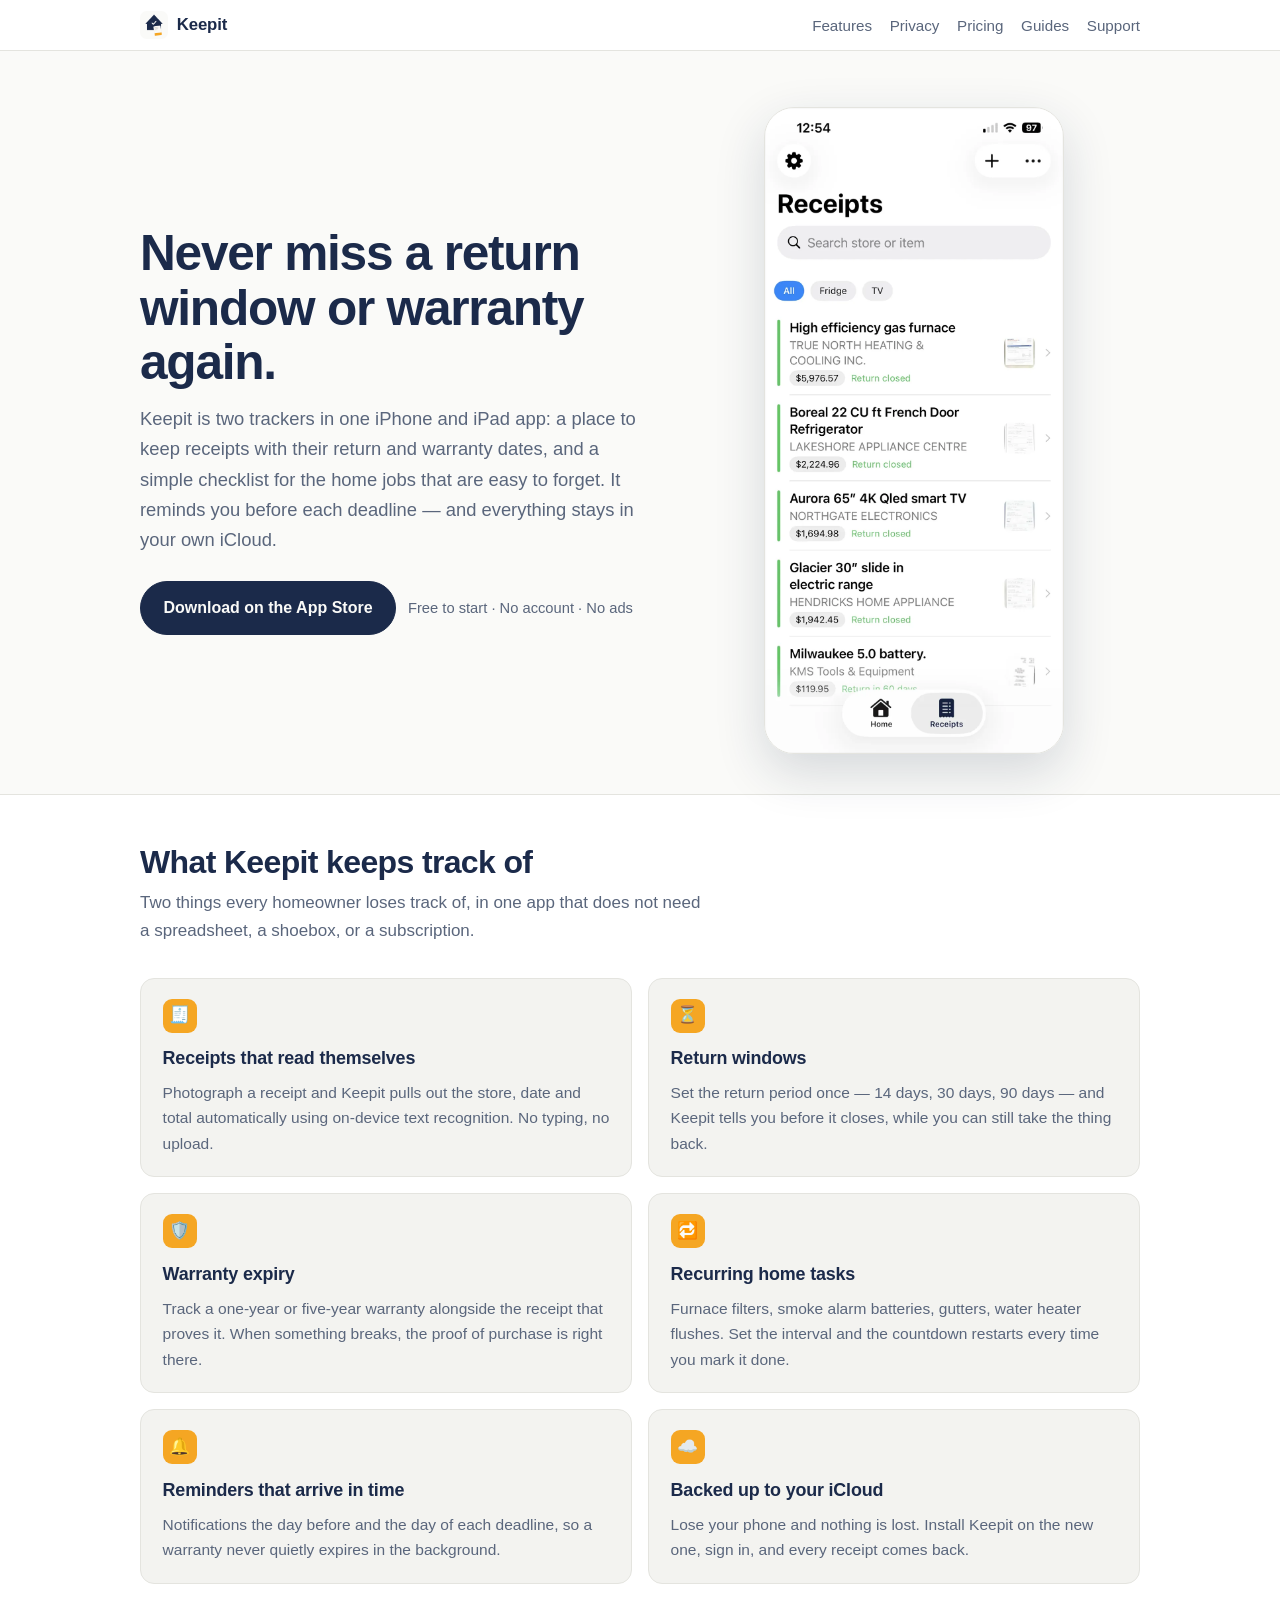
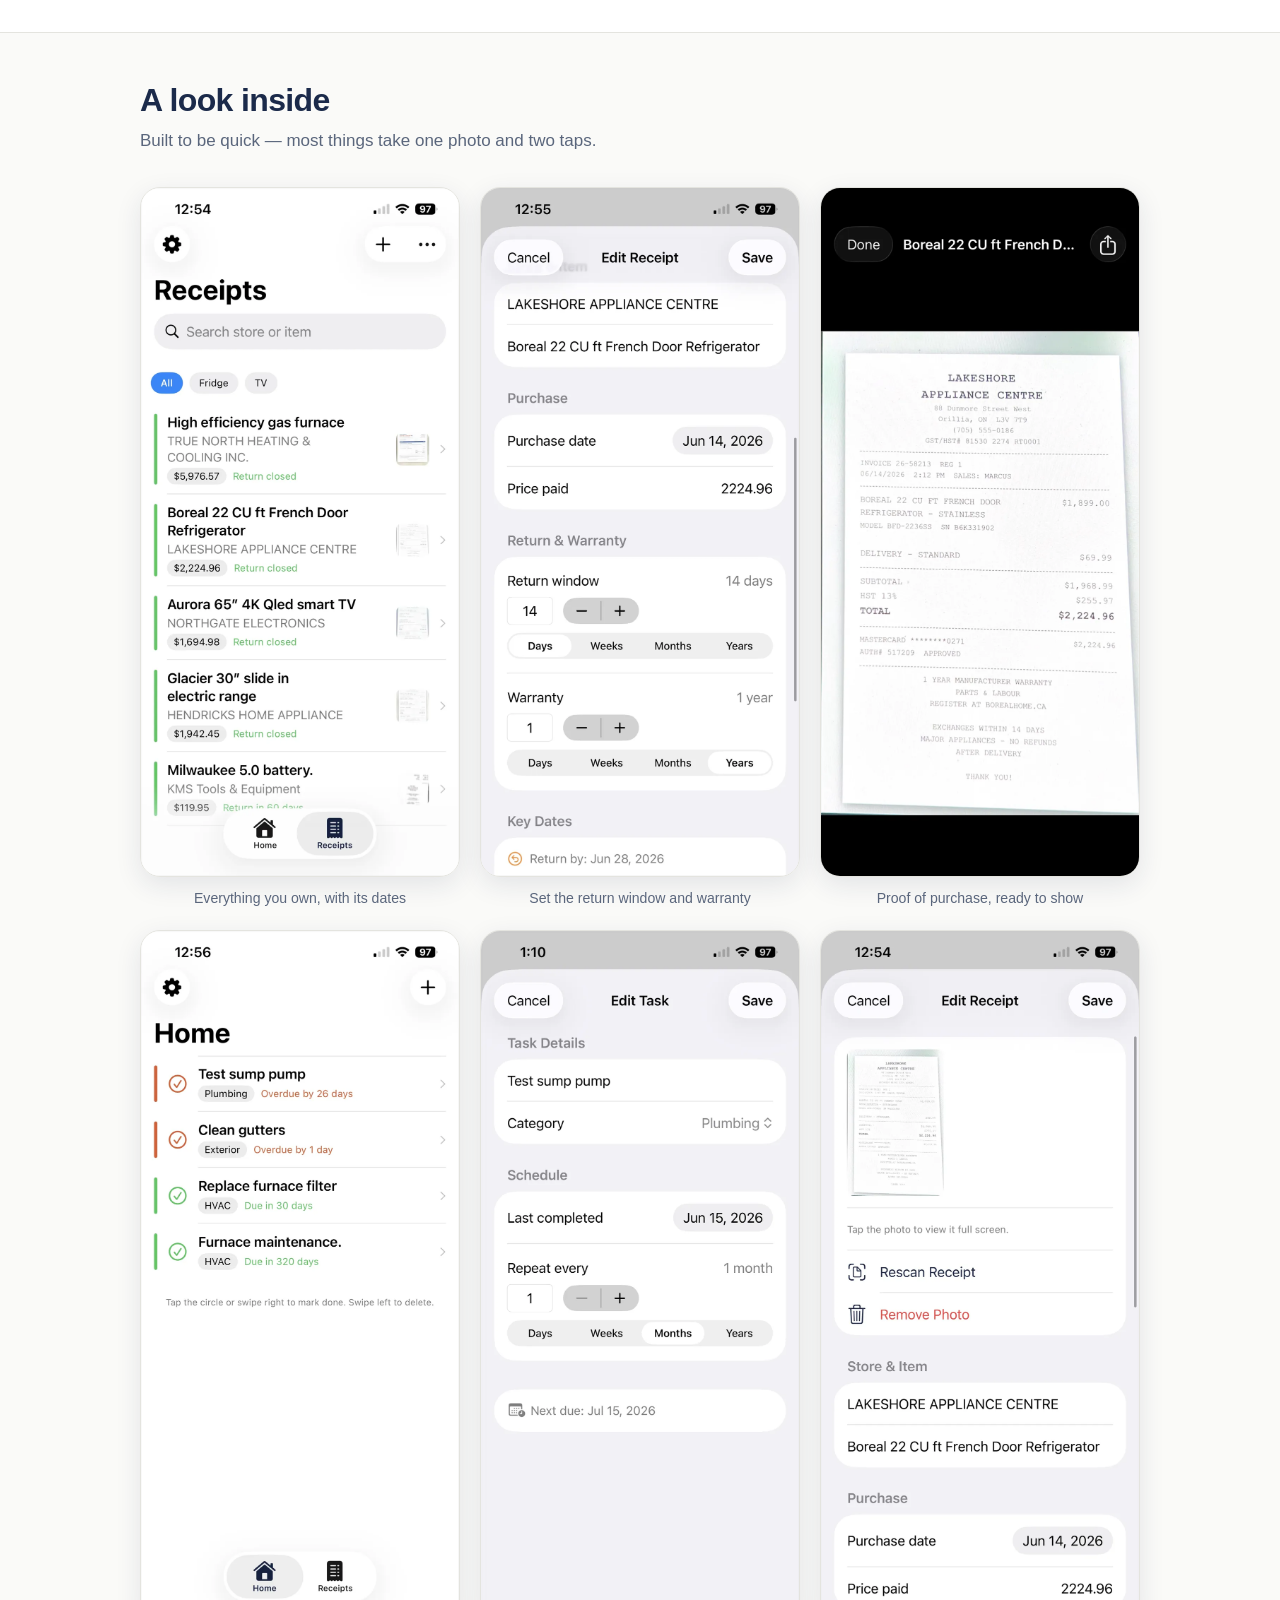
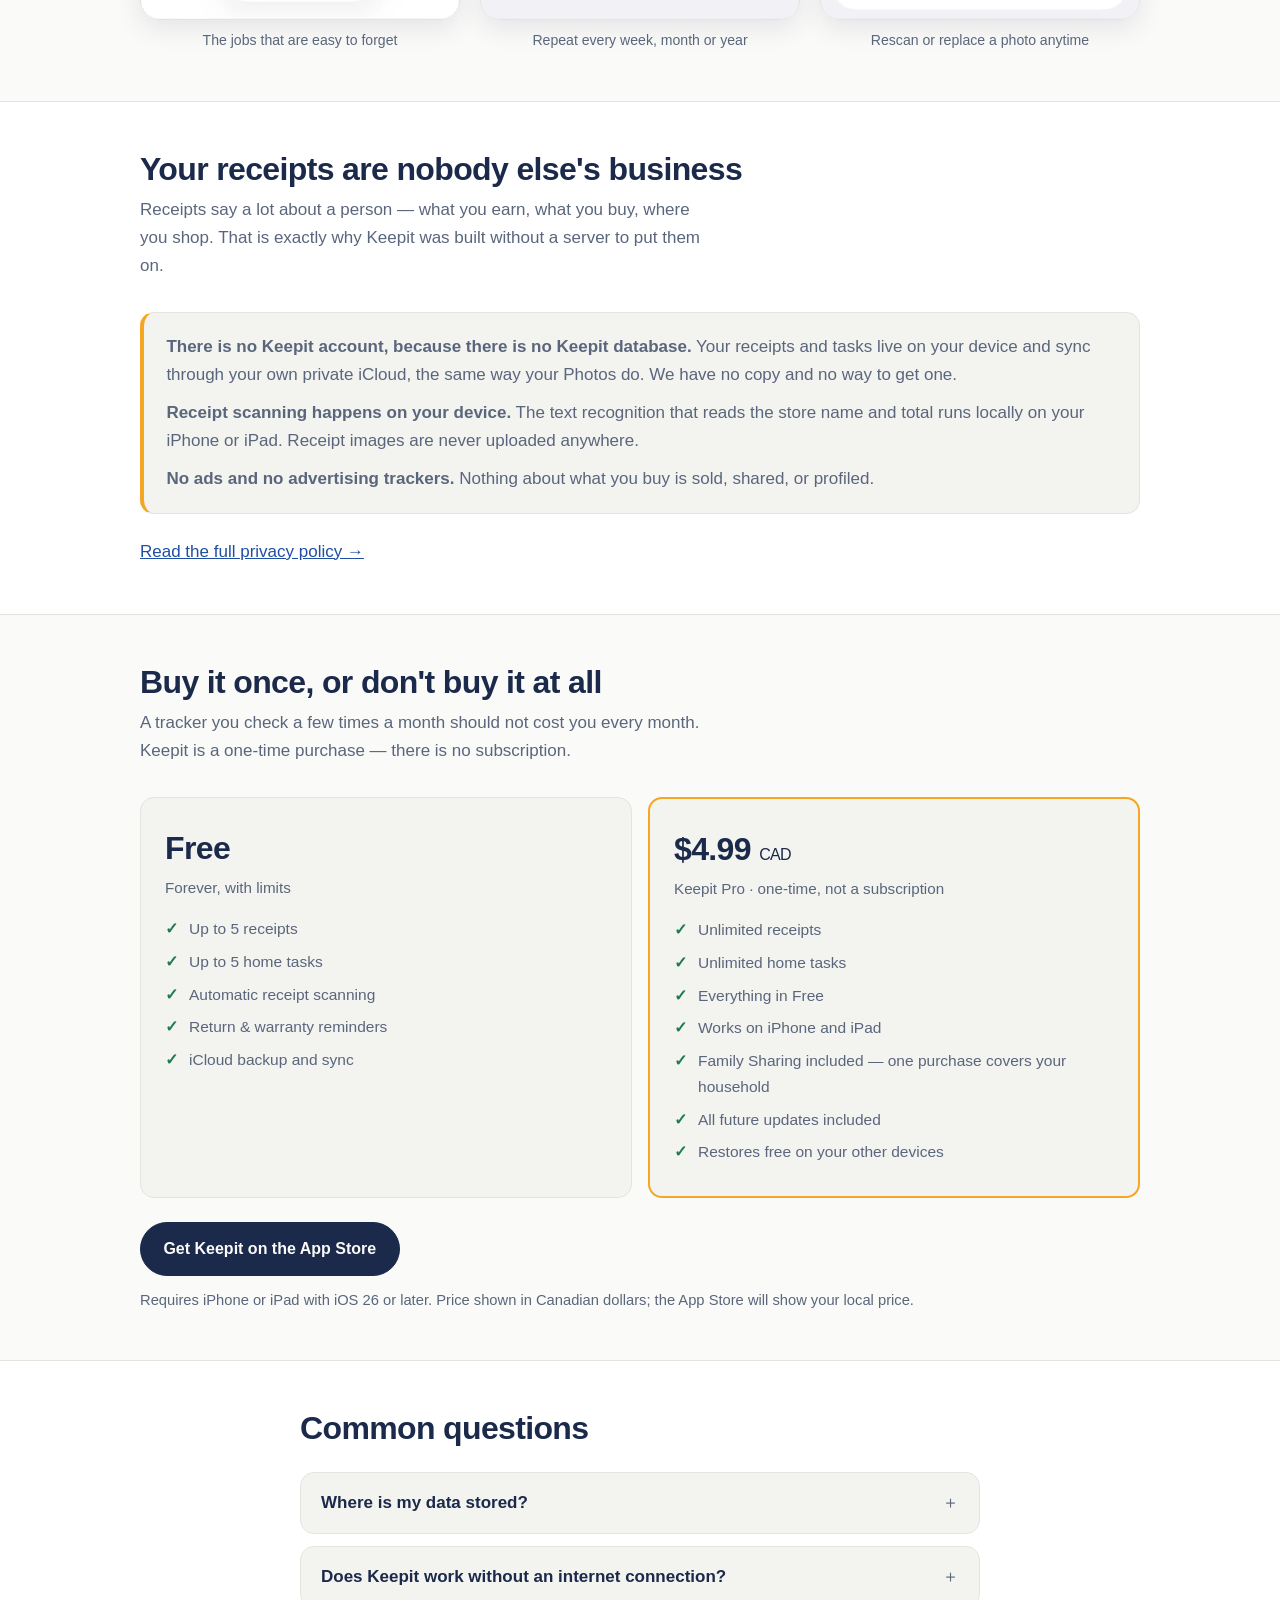
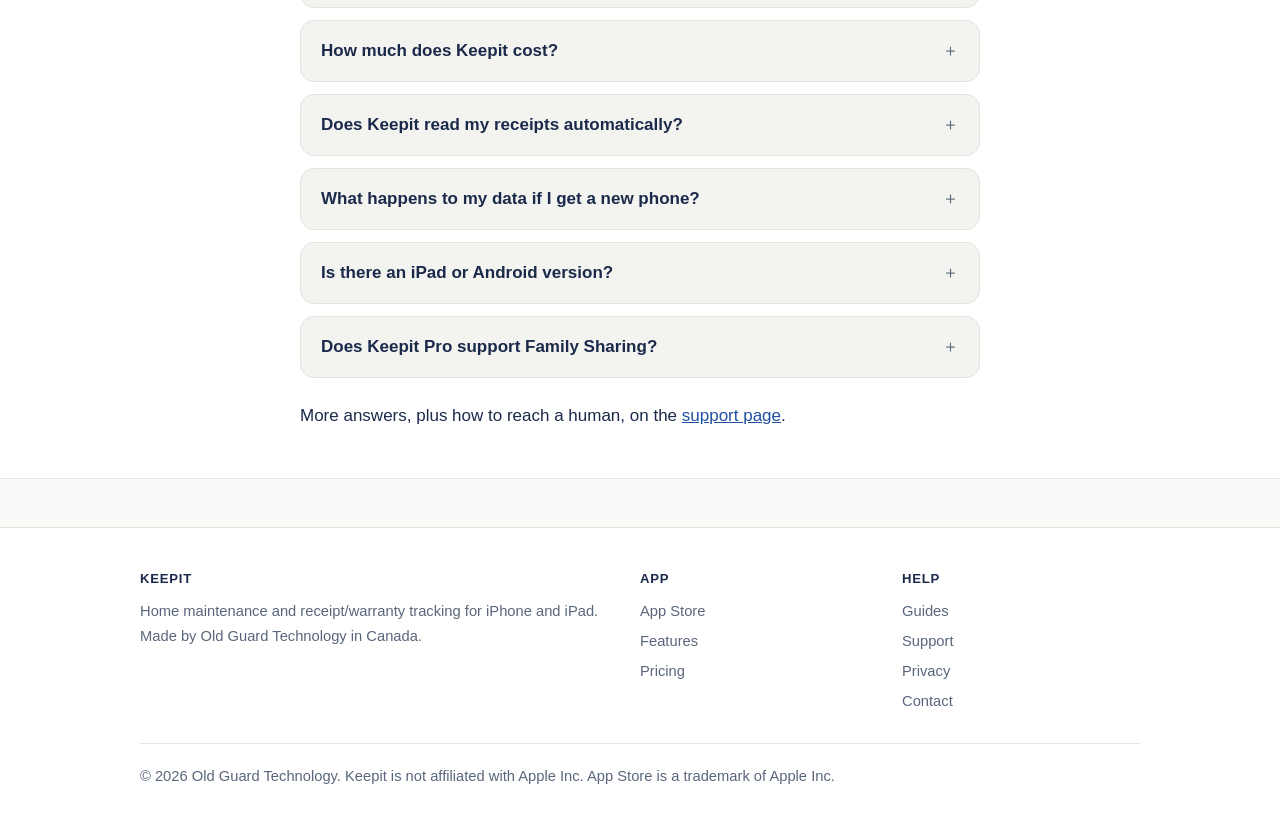
<file: index.html>
<!DOCTYPE html>
<html lang="en">
<head>
<meta charset="utf-8">
<meta name="viewport" content="width=device-width, initial-scale=1">

<title>Keepit — Home Maintenance &amp; Receipt Warranty Tracker for iPhone &amp; iPad</title>
<meta name="description" content="Keepit tracks your receipts, return windows, warranty expiry dates and home maintenance tasks on iPhone and iPad — and reminds you before each deadline. Everything stays in your own iCloud. Free to start.">
<link rel="canonical" href="https://keepitapp.ca/">

<meta name="apple-itunes-app" content="app-id=6780991390">
<meta name="theme-color" content="#1b2a4a">

<meta property="og:type" content="website">
<meta property="og:site_name" content="Keepit">
<meta property="og:title" content="Keepit — Home &amp; Receipt Tracker for iPhone &amp; iPad">
<meta property="og:description" content="Snap a receipt, set it, and Keepit reminds you before the return window closes or the warranty runs out. Your data stays in your own iCloud.">
<meta property="og:url" content="https://keepitapp.ca/">
<meta property="og:image" content="https://keepitapp.ca/assets/img/og-image.png">
<meta property="og:image:width" content="1200">
<meta property="og:image:height" content="630">
<meta property="og:image:alt" content="Keepit — Home &amp; Receipt Tracker for iPhone &amp; iPad">

<meta name="twitter:card" content="summary_large_image">
<meta name="twitter:title" content="Keepit — Home &amp; Receipt Tracker for iPhone &amp; iPad">
<meta name="twitter:description" content="Never miss a return window, warranty expiry, or furnace filter again.">
<meta name="twitter:image" content="https://keepitapp.ca/assets/img/og-image.png">

<link rel="icon" href="assets/img/icon-192.png" sizes="192x192">
<link rel="apple-touch-icon" href="assets/img/icon-180.png">
<link rel="stylesheet" href="assets/css/site.css">

<script type="application/ld+json">
{
  "@context": "https://schema.org",
  "@graph": [
    {
      "@type": "SoftwareApplication",
      "name": "Keepit: Home & Receipt Tracker",
      "operatingSystem": "iOS 26.0 or later / iPadOS 26.0 or later",
      "applicationCategory": "ProductivityApplication",
      "url": "https://apps.apple.com/app/id6780991390",
      "downloadUrl": "https://apps.apple.com/app/id6780991390",
      "image": "https://keepitapp.ca/assets/img/icon-512.png",
      "description": "Keepit tracks receipts, return windows, warranty expiry dates and recurring home maintenance tasks on iPhone and iPad, with reminders before every deadline. All data is stored in the user's own iCloud account.",
      "offers": [
        { "@type": "Offer", "price": "0", "priceCurrency": "CAD", "name": "Free" },
        { "@type": "Offer", "price": "4.99", "priceCurrency": "CAD", "name": "Keepit Pro (one-time)" }
      ],
      "author": {
        "@type": "Organization",
        "name": "Old Guard Technology",
        "url": "https://keepitapp.ca/"
      }
    },
    {
      "@type": "FAQPage",
      "mainEntity": [
        {
          "@type": "Question",
          "name": "Where is my data stored?",
          "acceptedAnswer": { "@type": "Answer", "text": "On your iPhone or iPad and in your own private iCloud account. Keepit has no servers and no accounts, so nobody else - including us - can see your receipts or tasks." }
        },
        {
          "@type": "Question",
          "name": "Does Keepit work without an internet connection?",
          "acceptedAnswer": { "@type": "Answer", "text": "Yes. Everything is stored on your device first. iCloud sync and backup happen whenever you are back online." }
        },
        {
          "@type": "Question",
          "name": "How much does Keepit cost?",
          "acceptedAnswer": { "@type": "Answer", "text": "Keepit is free for up to 5 receipts and 5 home tasks. Keepit Pro removes both limits for a single one-time purchase of $4.99 CAD - there is no subscription." }
        },
        {
          "@type": "Question",
          "name": "Does Keepit read my receipts automatically?",
          "acceptedAnswer": { "@type": "Answer", "text": "Yes. Photograph a receipt and Keepit uses on-device text recognition to pull out the store name, date and total. The scanning happens entirely on your device - no image is ever uploaded." }
        },
        {
          "@type": "Question",
          "name": "What happens to my data if I get a new phone?",
          "acceptedAnswer": { "@type": "Answer", "text": "Install Keepit and sign in to the same Apple Account. Your receipts and tasks sync back down from iCloud automatically within a few minutes." }
        },
        {
          "@type": "Question",
          "name": "Does Keepit Pro support Family Sharing?",
          "acceptedAnswer": { "@type": "Answer", "text": "Yes. Once one member of your Family Sharing group buys Keepit Pro, everyone else in the group gets it too, at no extra cost. Each person's receipts and tasks still stay private in their own iCloud." }
        }
      ]
    }
  ]
}
</script>
<!-- Cloudflare Web Analytics --><script type='module' src='https://static.cloudflareinsights.com/beacon.min.js' data-cf-beacon='{"token": "0baf6ab7ef5d4351aaba33d0d373c29c"}'></script><!-- End Cloudflare Web Analytics -->
</head>
<body>
<a class="skip" href="#main">Skip to content</a>

<header class="site-header">
  <div class="wrap-wide">
    <a class="brand" href="./">
      <img src="assets/img/icon-192.png" alt="" width="28" height="28">
      Keepit
    </a>
    <nav class="site-nav" aria-label="Main">
      <a href="#features">Features</a>
      <a href="#privacy">Privacy</a>
      <a href="#pricing">Pricing</a>
      <a href="guides/">Guides</a>
      <a href="support/">Support</a>
    </nav>
  </div>
</header>

<main id="main">

  <!-- ================= HERO ================= -->
  <div class="hero">
    <div class="wrap-wide hero-grid">
      <div>
        <h1>Never miss a return window or warranty again.</h1>
        <p class="lede">
          Keepit is two trackers in one iPhone and iPad app: a place to keep receipts
          with their return and warranty dates, and a simple checklist for the home
          jobs that are easy to forget. It reminds you before each deadline — and
          everything stays in your own iCloud.
        </p>
        <div class="btn-row">
          <a class="btn" href="/get/">Download on the App Store</a>
          <span class="price-note">Free to start · No account · No ads</span>
        </div>
      </div>
      <div>
        <img class="hero-shot" src="assets/img/01-receipt-list.webp"
             width="900" height="1947" fetchpriority="high"
             alt="The Keepit receipts screen, listing a furnace, refrigerator, TV and range with prices and return status.">
      </div>
    </div>
  </div>

  <!-- ================= FEATURES ================= -->
  <section id="features" class="section-alt">
    <div class="wrap-wide">
      <h2>What Keepit keeps track of</h2>
      <p class="section-lede">
        Two things every homeowner loses track of, in one app that does not need a
        spreadsheet, a shoebox, or a subscription.
      </p>

      <div class="features">
        <div class="feature">
          <div class="ico" aria-hidden="true">🧾</div>
          <h3>Receipts that read themselves</h3>
          <p>Photograph a receipt and Keepit pulls out the store, date and total
             automatically using on-device text recognition. No typing, no upload.</p>
        </div>
        <div class="feature">
          <div class="ico" aria-hidden="true">⏳</div>
          <h3>Return windows</h3>
          <p>Set the return period once — 14 days, 30 days, 90 days — and Keepit
             tells you before it closes, while you can still take the thing back.</p>
        </div>
        <div class="feature">
          <div class="ico" aria-hidden="true">🛡️</div>
          <h3>Warranty expiry</h3>
          <p>Track a one-year or five-year warranty alongside the receipt that
             proves it. When something breaks, the proof of purchase is right there.</p>
        </div>
        <div class="feature">
          <div class="ico" aria-hidden="true">🔁</div>
          <h3>Recurring home tasks</h3>
          <p>Furnace filters, smoke alarm batteries, gutters, water heater flushes.
             Set the interval and the countdown restarts every time you mark it done.</p>
        </div>
        <div class="feature">
          <div class="ico" aria-hidden="true">🔔</div>
          <h3>Reminders that arrive in time</h3>
          <p>Notifications the day before and the day of each deadline, so a warranty
             never quietly expires in the background.</p>
        </div>
        <div class="feature">
          <div class="ico" aria-hidden="true">☁️</div>
          <h3>Backed up to your iCloud</h3>
          <p>Lose your phone and nothing is lost. Install Keepit on the new one, sign
             in, and every receipt comes back.</p>
        </div>
      </div>
    </div>
  </section>

  <!-- ================= SCREENSHOTS ================= -->
  <section>
    <div class="wrap-wide">
      <h2>A look inside</h2>
      <p class="section-lede">Built to be quick — most things take one photo and two taps.</p>

      <div class="shots">
        <figure class="shot">
          <img src="assets/img/01-receipt-list.webp" width="900" height="1947" loading="lazy"
               alt="Receipt list showing purchases with prices and return status.">
          <figcaption>Everything you own, with its dates</figcaption>
        </figure>
        <figure class="shot">
          <img src="assets/img/05-warranty-return.webp" width="900" height="1947" loading="lazy"
               alt="Editing a receipt to set a 14 day return window and a one year warranty.">
          <figcaption>Set the return window and warranty</figcaption>
        </figure>
        <figure class="shot">
          <img src="assets/img/02-proof-of-purchase-viewer.webp" width="900" height="1947" loading="lazy"
               alt="Full screen receipt photo viewer showing a scanned store receipt.">
          <figcaption>Proof of purchase, ready to show</figcaption>
        </figure>
        <figure class="shot">
          <img src="assets/img/03-home-tasks.webp" width="900" height="1947" loading="lazy"
               alt="Home maintenance task list showing sump pump, gutters and furnace filter jobs.">
          <figcaption>The jobs that are easy to forget</figcaption>
        </figure>
        <figure class="shot">
          <img src="assets/img/06-recurrence-picker.webp" width="900" height="1947" loading="lazy"
               alt="Choosing how often a task repeats, in days, weeks, months or years.">
          <figcaption>Repeat every week, month or year</figcaption>
        </figure>
        <figure class="shot">
          <img src="assets/img/04-receipt-photo-rescan.webp" width="900" height="1947" loading="lazy"
               alt="Rescanning the photo attached to a saved receipt.">
          <figcaption>Rescan or replace a photo anytime</figcaption>
        </figure>
      </div>
    </div>
  </section>

  <!-- ================= PRIVACY ================= -->
  <section id="privacy" class="section-alt">
    <div class="wrap-wide">
      <h2>Your receipts are nobody else's business</h2>
      <p class="section-lede">
        Receipts say a lot about a person — what you earn, what you buy, where you
        shop. That is exactly why Keepit was built without a server to put them on.
      </p>

      <div class="callout">
        <p><strong>There is no Keepit account, because there is no Keepit database.</strong>
           Your receipts and tasks live on your device and sync through your own
           private iCloud, the same way your Photos do. We have no copy and no way
           to get one.</p>
        <p><strong>Receipt scanning happens on your device.</strong> The text
           recognition that reads the store name and total runs locally on your
           iPhone or iPad. Receipt images are never uploaded anywhere.</p>
        <p><strong>No ads and no advertising trackers.</strong> Nothing about what
           you buy is sold, shared, or profiled.</p>
      </div>

      <p><a href="privacy/">Read the full privacy policy →</a></p>
    </div>
  </section>

  <!-- ================= PRICING ================= -->
  <section id="pricing">
    <div class="wrap-wide">
      <h2>Buy it once, or don't buy it at all</h2>
      <p class="section-lede">
        A tracker you check a few times a month should not cost you every month.
        Keepit is a one-time purchase — there is no subscription.
      </p>

      <div class="tiers">
        <div class="tier">
          <div class="amount">Free</div>
          <div class="per">Forever, with limits</div>
          <ul>
            <li>Up to 5 receipts</li>
            <li>Up to 5 home tasks</li>
            <li>Automatic receipt scanning</li>
            <li>Return &amp; warranty reminders</li>
            <li>iCloud backup and sync</li>
          </ul>
        </div>
        <div class="tier featured">
          <div class="amount">$4.99 <span style="font-size:1rem;font-weight:500;">CAD</span></div>
          <div class="per">Keepit Pro · one-time, not a subscription</div>
          <ul>
            <li>Unlimited receipts</li>
            <li>Unlimited home tasks</li>
            <li>Everything in Free</li>
            <li>Works on iPhone and iPad</li>
            <li>Family Sharing included — one purchase covers your household</li>
            <li>All future updates included</li>
            <li>Restores free on your other devices</li>
          </ul>
        </div>
      </div>

      <p style="margin-top:1.5rem;">
        <a class="btn" href="/get/">Get Keepit on the App Store</a>
      </p>
      <p class="price-note" style="margin-top:.75rem;">
        Requires iPhone or iPad with iOS 26 or later. Price shown in Canadian
        dollars; the App Store will show your local price.
      </p>
    </div>
  </section>

  <!-- ================= FAQ ================= -->
  <section class="section-alt">
    <div class="wrap">
      <h2>Common questions</h2>
      <div class="faq" style="margin-top:1.5rem;">

        <details>
          <summary>Where is my data stored?</summary>
          <div class="body"><p>On your iPhone or iPad and in your own private iCloud
            account. Keepit has no servers and no accounts, so nobody else — including
            us — can see your receipts or tasks.</p></div>
        </details>

        <details>
          <summary>Does Keepit work without an internet connection?</summary>
          <div class="body"><p>Yes. Everything is stored on your device first.
            iCloud sync and backup happen whenever you are back online.</p></div>
        </details>

        <details>
          <summary>How much does Keepit cost?</summary>
          <div class="body"><p>Keepit is free for up to 5 receipts and 5 home tasks.
            Keepit Pro removes both limits for a single one-time purchase of $4.99 CAD.
            There is no subscription and no recurring charge.</p></div>
        </details>

        <details>
          <summary>Does Keepit read my receipts automatically?</summary>
          <div class="body"><p>Yes. Photograph a receipt and Keepit uses on-device
            text recognition to pull out the store name, date and total. The scanning
            happens entirely on your device — no image is ever uploaded. You can
            always correct anything it gets wrong.</p></div>
        </details>

        <details>
          <summary>What happens to my data if I get a new phone?</summary>
          <div class="body"><p>Install Keepit and sign in to the same Apple Account.
            Your receipts and tasks sync back down from iCloud automatically within a
            few minutes.</p></div>
        </details>

        <details>
          <summary>Is there an iPad or Android version?</summary>
          <div class="body"><p>Yes on iPad — Keepit runs natively there, with layouts
            built for the larger screen rather than a stretched phone view. One
            purchase of Keepit Pro covers both your iPhone and iPad. There is no
            Android version planned — Keepit relies on iCloud and Apple's on-device
            text recognition to keep your data private.</p></div>
        </details>

        <details>
          <summary>Does Keepit Pro support Family Sharing?</summary>
          <div class="body"><p>Yes. Once one person in your Family Sharing group buys
            Keepit Pro, everyone else in the group gets it too, at no extra cost.
            Turn it on in Settings → your name → Family Sharing → Purchase Sharing.
            Everyone's receipts and tasks stay private in their own iCloud — only the
            purchase is shared.</p></div>
        </details>

      </div>
      <p style="margin-top:1.5rem;">
        More answers, plus how to reach a human, on the
        <a href="support/">support page</a>.
      </p>
    </div>
  </section>

</main>

<footer class="site-footer">
  <div class="wrap-wide">
    <div class="cols">
      <div>
        <h4>Keepit</h4>
        <p>Home maintenance and receipt/warranty tracking for iPhone and iPad.
           Made by Old Guard Technology in Canada.</p>
      </div>
      <div>
        <h4>App</h4>
        <ul>
          <li><a href="/get/">App Store</a></li>
          <li><a href="#features">Features</a></li>
          <li><a href="#pricing">Pricing</a></li>
        </ul>
      </div>
      <div>
        <h4>Help</h4>
        <ul>
          <li><a href="guides/">Guides</a></li>
          <li><a href="support/">Support</a></li>
          <li><a href="privacy/">Privacy</a></li>
          <li><a href="mailto:support@keepitapp.ca">Contact</a></li>
        </ul>
      </div>
    </div>
    <div class="legal">
      <p>© 2026 Old Guard Technology. Keepit is not affiliated with Apple Inc.
         App Store is a trademark of Apple Inc.</p>
    </div>
  </div>
</footer>
</body>
</html>
</file>
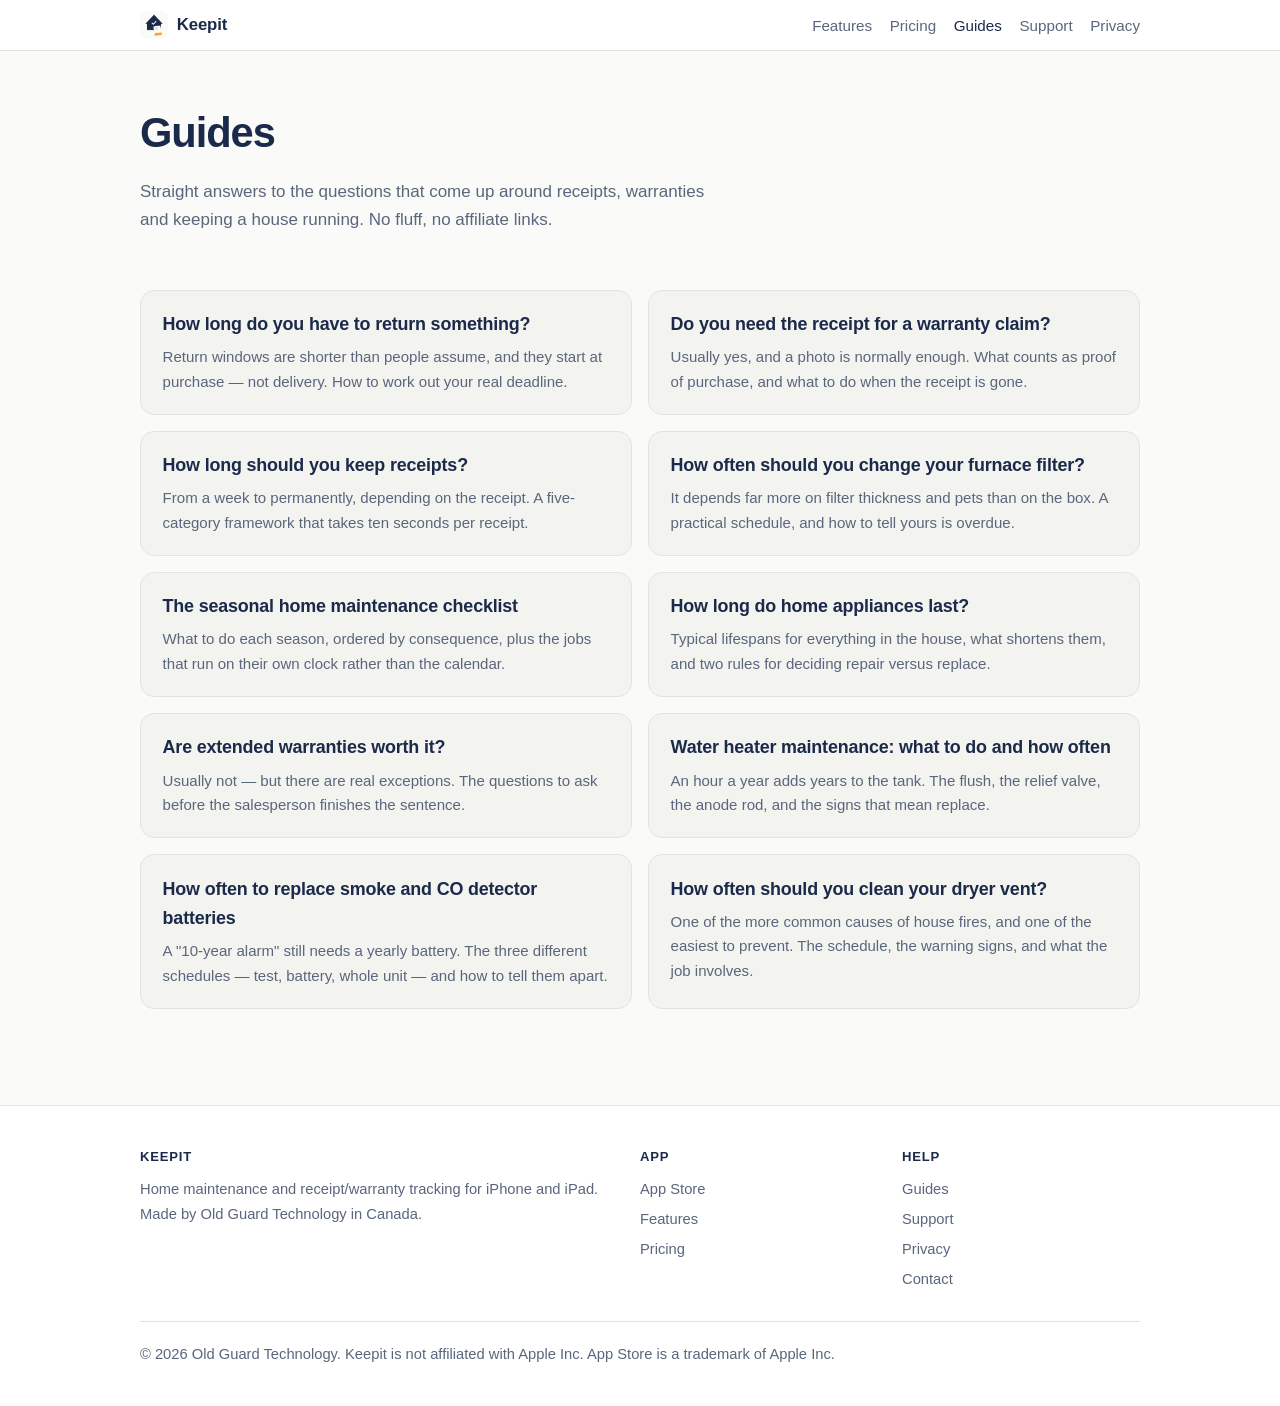
<file: guides/index.html>
<!DOCTYPE html>
<html lang="en">
<head>
<meta charset="utf-8">
<meta name="viewport" content="width=device-width, initial-scale=1">

<title>Home &amp; Receipt Guides — Returns, Warranties and Maintenance | Keepit</title>
<meta name="description" content="Practical guides for homeowners: return windows, warranty claims, how long to keep receipts, furnace filters, appliance lifespans and seasonal maintenance.">
<link rel="canonical" href="https://keepitapp.ca/guides/">

<meta name="theme-color" content="#1b2a4a">
<meta property="og:type" content="website">
<meta property="og:site_name" content="Keepit">
<meta property="og:title" content="Home &amp; Receipt Guides">
<meta property="og:description" content="Practical guides on returns, warranties, receipts and home maintenance.">
<meta property="og:url" content="https://keepitapp.ca/guides/">
<meta property="og:image" content="https://keepitapp.ca/assets/img/og-image.png">
<meta name="twitter:card" content="summary_large_image">
<meta name="twitter:image" content="https://keepitapp.ca/assets/img/og-image.png">

<link rel="icon" href="../assets/img/icon-192.png" sizes="192x192">
<link rel="apple-touch-icon" href="../assets/img/icon-180.png">
<link rel="stylesheet" href="../assets/css/site.css">
<!-- Cloudflare Web Analytics --><script type='module' src='https://static.cloudflareinsights.com/beacon.min.js' data-cf-beacon='{"token": "0baf6ab7ef5d4351aaba33d0d373c29c"}'></script><!-- End Cloudflare Web Analytics -->
</head>
<body>
<a class="skip" href="#main">Skip to content</a>

<header class="site-header">
  <div class="wrap-wide">
    <a class="brand" href="../">
      <img src="../assets/img/icon-192.png" alt="" width="28" height="28">
      Keepit
    </a>
    <nav class="site-nav" aria-label="Main">
      <a href="../#features">Features</a>
      <a href="../#pricing">Pricing</a>
      <a href="./" aria-current="page">Guides</a>
      <a href="../support/">Support</a>
      <a href="../privacy/">Privacy</a>
    </nav>
  </div>
</header>

<main id="main">
  <section style="padding-bottom:1.5rem;">
    <div class="wrap-wide">
      <h1 style="font-size:clamp(1.9rem,4.5vw,2.6rem);letter-spacing:-.025em;margin-bottom:.6rem;">Guides</h1>
      <p class="section-lede">
        Straight answers to the questions that come up around receipts, warranties
        and keeping a house running. No fluff, no affiliate links.
      </p>
    </div>
  </section>

  <section style="padding-top:0;">
    <div class="wrap-wide">
      <div class="guide-list">
        <a class="guide-card" href="how-long-do-i-have-to-return-something/">
          <h3>How long do you have to return something?</h3>
          <p>Return windows are shorter than people assume, and they start at purchase — not delivery. How to work out your real deadline.</p>
        </a>
        <a class="guide-card" href="do-i-need-a-receipt-for-a-warranty-claim/">
          <h3>Do you need the receipt for a warranty claim?</h3>
          <p>Usually yes, and a photo is normally enough. What counts as proof of purchase, and what to do when the receipt is gone.</p>
        </a>
        <a class="guide-card" href="how-long-should-you-keep-receipts/">
          <h3>How long should you keep receipts?</h3>
          <p>From a week to permanently, depending on the receipt. A five-category framework that takes ten seconds per receipt.</p>
        </a>
        <a class="guide-card" href="how-often-to-change-furnace-filter/">
          <h3>How often should you change your furnace filter?</h3>
          <p>It depends far more on filter thickness and pets than on the box. A practical schedule, and how to tell yours is overdue.</p>
        </a>
        <a class="guide-card" href="seasonal-home-maintenance-checklist/">
          <h3>The seasonal home maintenance checklist</h3>
          <p>What to do each season, ordered by consequence, plus the jobs that run on their own clock rather than the calendar.</p>
        </a>
        <a class="guide-card" href="how-long-do-home-appliances-last/">
          <h3>How long do home appliances last?</h3>
          <p>Typical lifespans for everything in the house, what shortens them, and two rules for deciding repair versus replace.</p>
        </a>
        <a class="guide-card" href="are-extended-warranties-worth-it/">
          <h3>Are extended warranties worth it?</h3>
          <p>Usually not — but there are real exceptions. The questions to ask before the salesperson finishes the sentence.</p>
        </a>
        <a class="guide-card" href="water-heater-maintenance/">
          <h3>Water heater maintenance: what to do and how often</h3>
          <p>An hour a year adds years to the tank. The flush, the relief valve, the anode rod, and the signs that mean replace.</p>
        </a>
        <a class="guide-card" href="smoke-and-co-detector-battery-schedule/">
          <h3>How often to replace smoke and CO detector batteries</h3>
          <p>A "10-year alarm" still needs a yearly battery. The three different schedules — test, battery, whole unit — and how to tell them apart.</p>
        </a>
        <a class="guide-card" href="dryer-vent-cleaning-schedule/">
          <h3>How often should you clean your dryer vent?</h3>
          <p>One of the more common causes of house fires, and one of the easiest to prevent. The schedule, the warning signs, and what the job involves.</p>
        </a>
      </div>
    </div>
  </section>
</main>

<footer class="site-footer">
  <div class="wrap-wide">
    <div class="cols">
      <div>
        <h4>Keepit</h4>
        <p>Home maintenance and receipt/warranty tracking for iPhone and iPad.
           Made by Old Guard Technology in Canada.</p>
      </div>
      <div>
        <h4>App</h4>
        <ul>
          <li><a href="/get/">App Store</a></li>
          <li><a href="../#features">Features</a></li>
          <li><a href="../#pricing">Pricing</a></li>
        </ul>
      </div>
      <div>
        <h4>Help</h4>
        <ul>
          <li><a href="./">Guides</a></li>
          <li><a href="../support/">Support</a></li>
          <li><a href="../privacy/">Privacy</a></li>
          <li><a href="mailto:support@keepitapp.ca">Contact</a></li>
        </ul>
      </div>
    </div>
    <div class="legal">
      <p>&copy; 2026 Old Guard Technology. Keepit is not affiliated with Apple Inc.
         App Store is a trademark of Apple Inc.</p>
    </div>
  </div>
</footer>
</body>
</html>
</file>
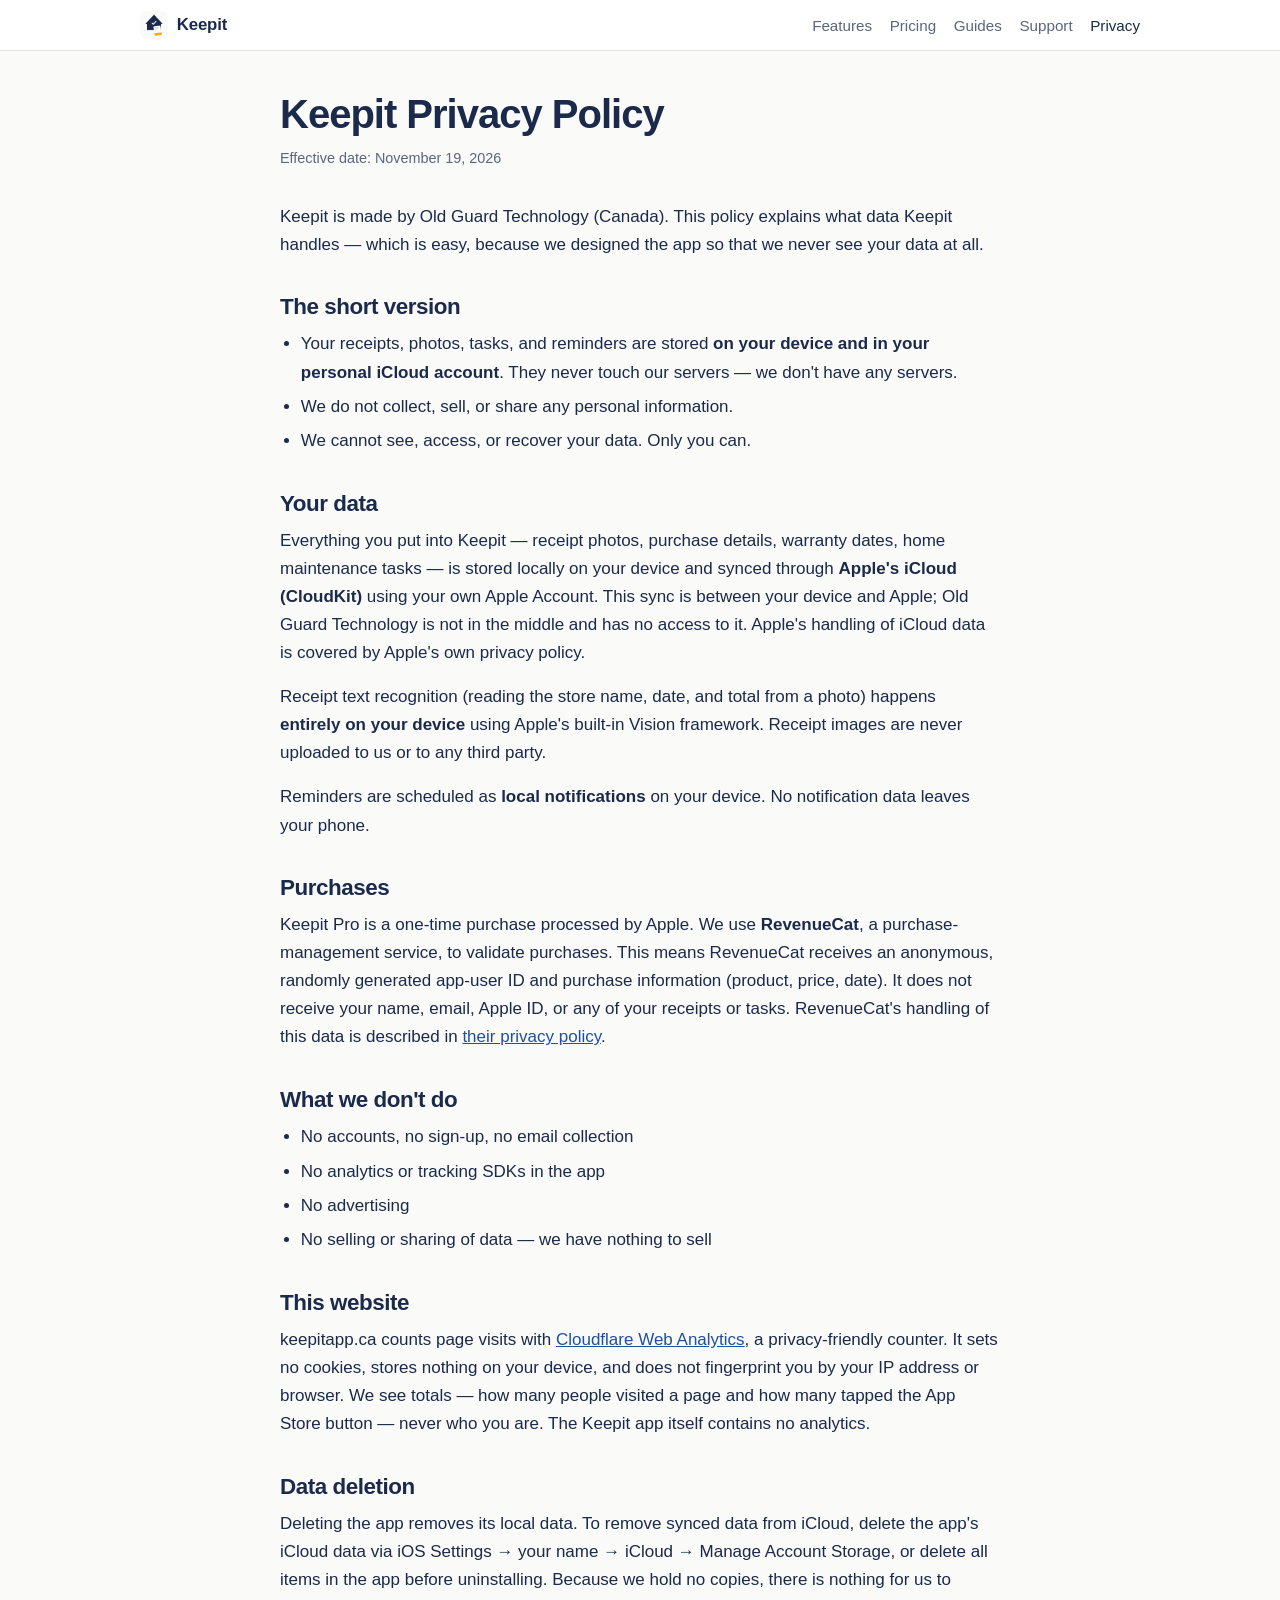
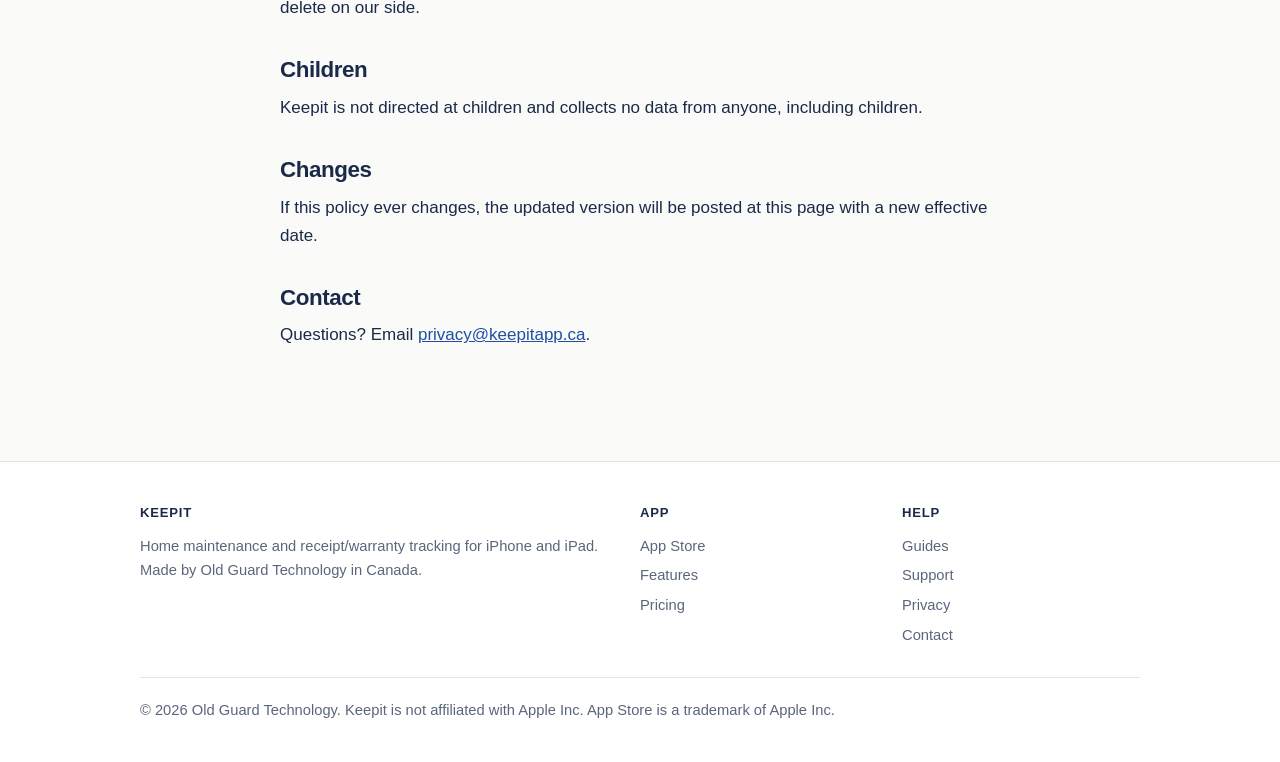
<file: privacy/index.html>
<!DOCTYPE html>
<html lang="en">
<head>
<meta charset="utf-8">
<meta name="viewport" content="width=device-width, initial-scale=1">

<title>Keepit Privacy Policy</title>
<meta name="description" content="Privacy policy for the Keepit iPhone and iPad app. Keepit stores your receipts and tasks in your own iCloud account; we operate no servers and hold no copy of your data.">
<link rel="canonical" href="https://keepitapp.ca/privacy/">

<meta name="theme-color" content="#1b2a4a">
<meta property="og:type" content="website">
<meta property="og:site_name" content="Keepit">
<meta property="og:title" content="Keepit Privacy Policy">
<meta property="og:description" content="Keepit stores your data in your own iCloud. We operate no servers and hold no copy.">
<meta property="og:url" content="https://keepitapp.ca/privacy/">
<meta property="og:image" content="https://keepitapp.ca/assets/img/og-image.png">
<meta name="twitter:card" content="summary_large_image">
<meta name="twitter:image" content="https://keepitapp.ca/assets/img/og-image.png">

<link rel="icon" href="../assets/img/icon-192.png" sizes="192x192">
<link rel="apple-touch-icon" href="../assets/img/icon-180.png">
<link rel="stylesheet" href="../assets/css/site.css">
<!-- Cloudflare Web Analytics --><script type='module' src='https://static.cloudflareinsights.com/beacon.min.js' data-cf-beacon='{"token": "0baf6ab7ef5d4351aaba33d0d373c29c"}'></script><!-- End Cloudflare Web Analytics -->
</head>
<body>
<a class="skip" href="#main">Skip to content</a>

<header class="site-header">
  <div class="wrap-wide">
    <a class="brand" href="../">
      <img src="../assets/img/icon-192.png" alt="" width="28" height="28">
      Keepit
    </a>
    <nav class="site-nav" aria-label="Main">
      <a href="../#features">Features</a>
      <a href="../#pricing">Pricing</a>
      <a href="../guides/">Guides</a>
      <a href="../support/">Support</a>
      <a href="./" aria-current="page">Privacy</a>
    </nav>
  </div>
</header>

<main id="main" class="wrap prose">
  <h1>Keepit Privacy Policy</h1>
  <p class="meta">Effective date: November 19, 2026</p>

  <p>Keepit is made by Old Guard Technology (Canada). This policy explains what data Keepit handles — which is easy, because we designed the app so that we never see your data at all.</p>

  <h2>The short version</h2>
  <ul>
    <li>Your receipts, photos, tasks, and reminders are stored <strong>on your device and in your personal iCloud account</strong>. They never touch our servers — we don't have any servers.</li>
    <li>We do not collect, sell, or share any personal information.</li>
    <li>We cannot see, access, or recover your data. Only you can.</li>
  </ul>

  <h2>Your data</h2>
  <p>Everything you put into Keepit — receipt photos, purchase details, warranty dates, home maintenance tasks — is stored locally on your device and synced through <strong>Apple's iCloud (CloudKit)</strong> using your own Apple Account. This sync is between your device and Apple; Old Guard Technology is not in the middle and has no access to it. Apple's handling of iCloud data is covered by Apple's own privacy policy.</p>
  <p>Receipt text recognition (reading the store name, date, and total from a photo) happens <strong>entirely on your device</strong> using Apple's built-in Vision framework. Receipt images are never uploaded to us or to any third party.</p>
  <p>Reminders are scheduled as <strong>local notifications</strong> on your device. No notification data leaves your phone.</p>

  <h2>Purchases</h2>
  <p>Keepit Pro is a one-time purchase processed by Apple. We use <strong>RevenueCat</strong>, a purchase-management service, to validate purchases. This means RevenueCat receives an anonymous, randomly generated app-user ID and purchase information (product, price, date). It does not receive your name, email, Apple ID, or any of your receipts or tasks. RevenueCat's handling of this data is described in <a href="https://www.revenuecat.com/privacy">their privacy policy</a>.</p>

  <h2>What we don't do</h2>
  <ul>
    <li>No accounts, no sign-up, no email collection</li>
    <li>No analytics or tracking SDKs in the app</li>
    <li>No advertising</li>
    <li>No selling or sharing of data — we have nothing to sell</li>
  </ul>

  <h2>This website</h2>
  <p>keepitapp.ca counts page visits with <a href="https://www.cloudflare.com/web-analytics/">Cloudflare Web Analytics</a>, a privacy-friendly counter. It sets no cookies, stores nothing on your device, and does not fingerprint you by your IP address or browser. We see totals — how many people visited a page and how many tapped the App Store button — never who you are. The Keepit app itself contains no analytics.</p>

  <h2>Data deletion</h2>
  <p>Deleting the app removes its local data. To remove synced data from iCloud, delete the app's iCloud data via iOS Settings → your name → iCloud → Manage Account Storage, or delete all items in the app before uninstalling. Because we hold no copies, there is nothing for us to delete on our side.</p>

  <h2>Children</h2>
  <p>Keepit is not directed at children and collects no data from anyone, including children.</p>

  <h2>Changes</h2>
  <p>If this policy ever changes, the updated version will be posted at this page with a new effective date.</p>

  <h2>Contact</h2>
  <p>Questions? Email <a href="mailto:privacy@keepitapp.ca">privacy@keepitapp.ca</a>.</p>

</main>

<footer class="site-footer">
  <div class="wrap-wide">
    <div class="cols">
      <div>
        <h4>Keepit</h4>
        <p>Home maintenance and receipt/warranty tracking for iPhone and iPad.
           Made by Old Guard Technology in Canada.</p>
      </div>
      <div>
        <h4>App</h4>
        <ul>
          <li><a href="/get/">App Store</a></li>
          <li><a href="../#features">Features</a></li>
          <li><a href="../#pricing">Pricing</a></li>
        </ul>
      </div>
      <div>
        <h4>Help</h4>
        <ul>
          <li><a href="../guides/">Guides</a></li>
          <li><a href="../support/">Support</a></li>
          <li><a href="./">Privacy</a></li>
          <li><a href="mailto:support@keepitapp.ca">Contact</a></li>
        </ul>
      </div>
    </div>
    <div class="legal">
      <p>&copy; 2026 Old Guard Technology. Keepit is not affiliated with Apple Inc.
         App Store is a trademark of Apple Inc.</p>
    </div>
  </div>
</footer>
</body>
</html>
</file>
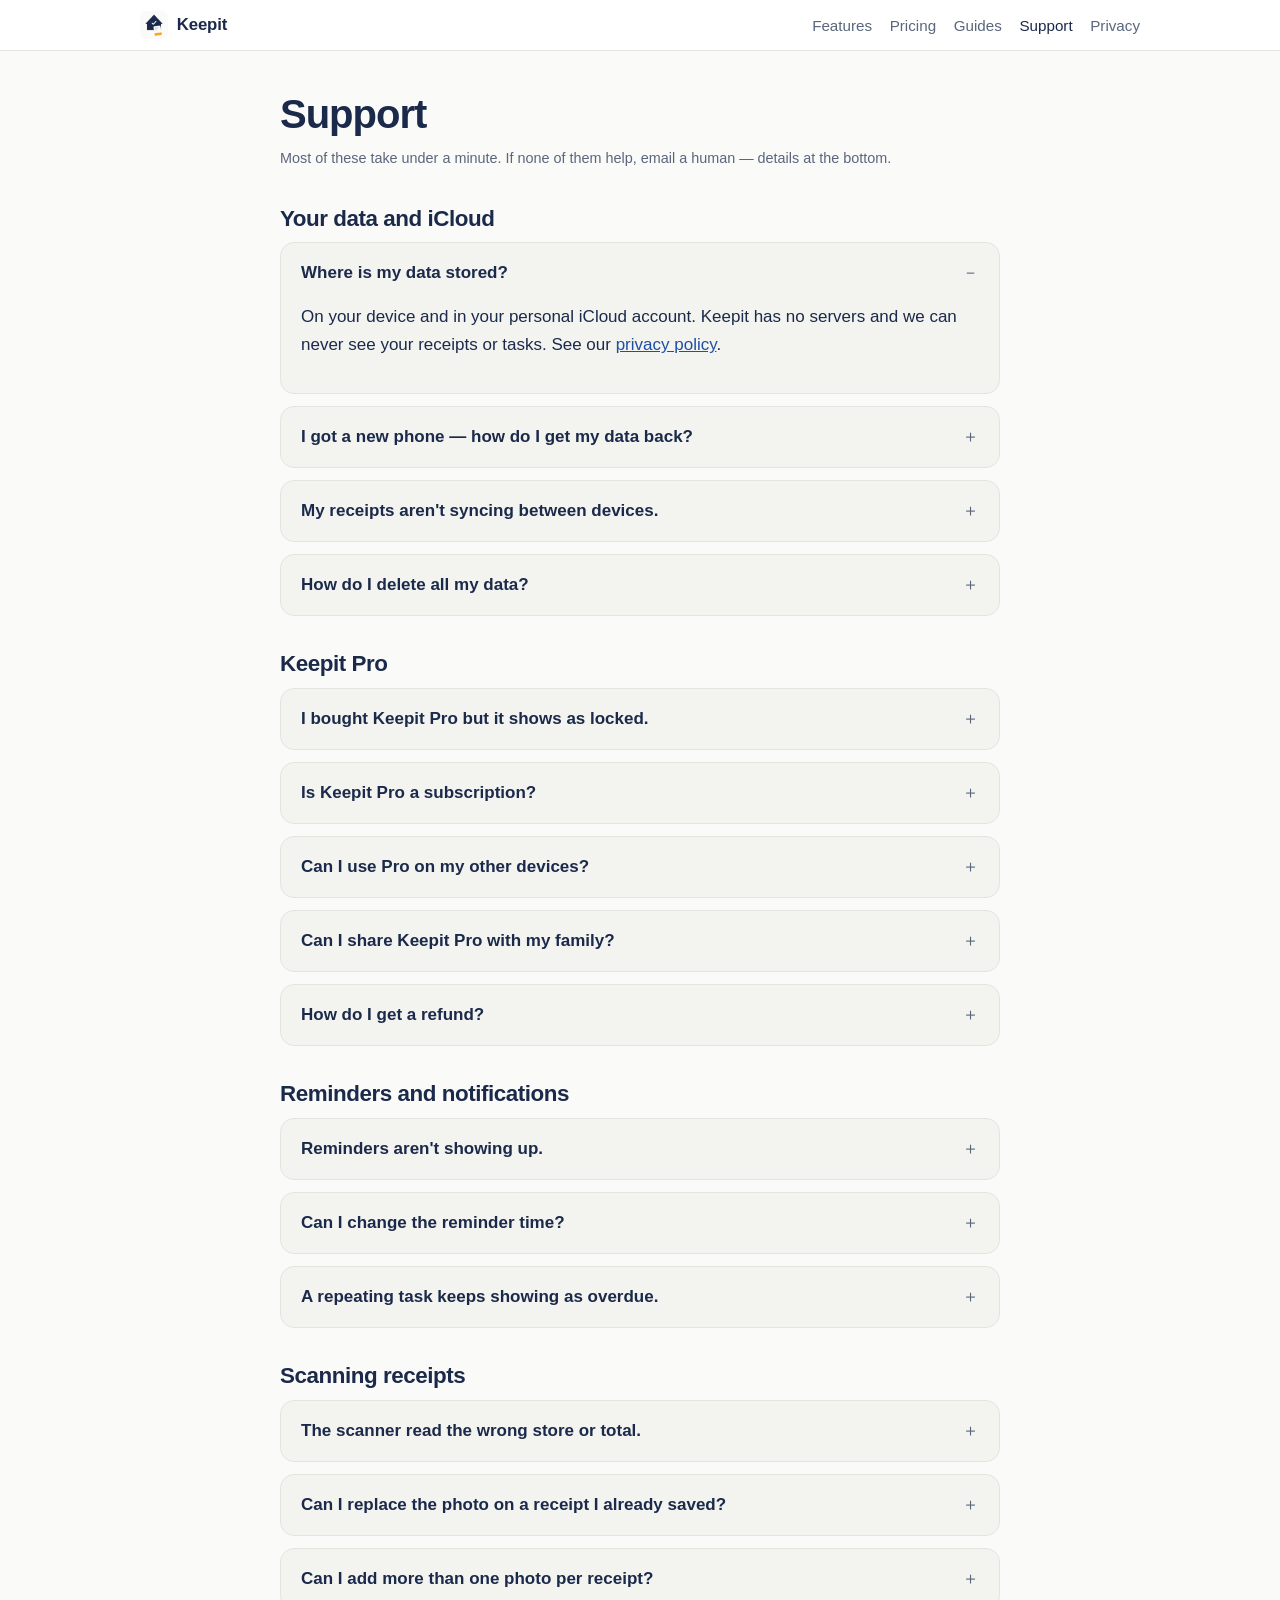
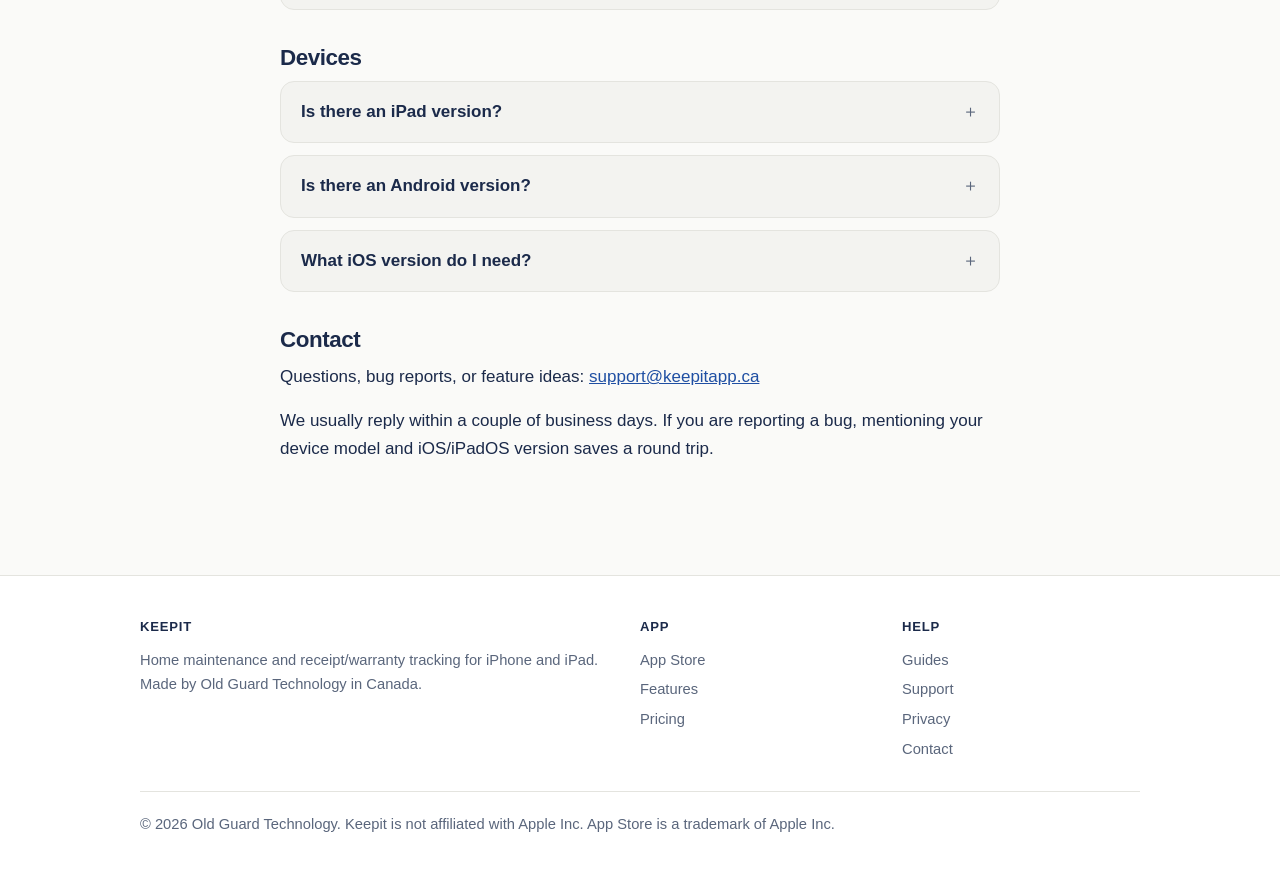
<file: support/index.html>
<!DOCTYPE html>
<html lang="en">
<head>
<meta charset="utf-8">
<meta name="viewport" content="width=device-width, initial-scale=1">

<title>Keepit Support — Help, Troubleshooting &amp; Contact</title>
<meta name="description" content="Help for the Keepit iPhone and iPad app: iCloud sync, restoring Keepit Pro, Family Sharing, notifications, receipt scanning, deleting your data, and how to contact support.">
<link rel="canonical" href="https://keepitapp.ca/support/">

<meta name="theme-color" content="#1b2a4a">
<meta property="og:type" content="website">
<meta property="og:site_name" content="Keepit">
<meta property="og:title" content="Keepit Support">
<meta property="og:description" content="Help for the Keepit iPhone and iPad app — sync, purchases, notifications and contact.">
<meta property="og:url" content="https://keepitapp.ca/support/">
<meta property="og:image" content="https://keepitapp.ca/assets/img/og-image.png">
<meta name="twitter:card" content="summary_large_image">
<meta name="twitter:image" content="https://keepitapp.ca/assets/img/og-image.png">

<link rel="icon" href="../assets/img/icon-192.png" sizes="192x192">
<link rel="apple-touch-icon" href="../assets/img/icon-180.png">
<link rel="stylesheet" href="../assets/css/site.css">
<!-- Cloudflare Web Analytics --><script type='module' src='https://static.cloudflareinsights.com/beacon.min.js' data-cf-beacon='{"token": "0baf6ab7ef5d4351aaba33d0d373c29c"}'></script><!-- End Cloudflare Web Analytics -->
</head>
<body>
<a class="skip" href="#main">Skip to content</a>

<header class="site-header">
  <div class="wrap-wide">
    <a class="brand" href="../">
      <img src="../assets/img/icon-192.png" alt="" width="28" height="28">
      Keepit
    </a>
    <nav class="site-nav" aria-label="Main">
      <a href="../#features">Features</a>
      <a href="../#pricing">Pricing</a>
      <a href="../guides/">Guides</a>
      <a href="./" aria-current="page">Support</a>
      <a href="../privacy/">Privacy</a>
    </nav>
  </div>
</header>

<main id="main" class="wrap prose">
  <h1>Support</h1>
  <p class="meta">Most of these take under a minute. If none of them help, email a human — details at the bottom.</p>

  <h2>Your data and iCloud</h2>

  <div class="faq">
    <details open>
      <summary>Where is my data stored?</summary>
      <div class="body"><p>On your device and in your personal iCloud account. Keepit
        has no servers and we can never see your receipts or tasks. See our
        <a href="../privacy/">privacy policy</a>.</p></div>
    </details>

    <details>
      <summary>I got a new phone — how do I get my data back?</summary>
      <div class="body"><p>Install Keepit and sign in to the same Apple Account
        (iCloud). Your receipts and tasks sync back automatically within a few
        minutes. Make sure iCloud Drive is turned on in iOS Settings → your name →
        iCloud.</p></div>
    </details>

    <details>
      <summary>My receipts aren't syncing between devices.</summary>
      <div class="body">
        <p>Check three things, in this order:</p>
        <p>1. Both devices are signed in to the <strong>same Apple Account</strong>
           (iOS Settings → your name).<br>
           2. <strong>iCloud Drive is on</strong> (iOS Settings → your name → iCloud
           → iCloud Drive).<br>
           3. The device has been on Wi-Fi or cellular since you added the item —
           sync is not instant and can take a few minutes.</p>
        <p>If it still is not syncing after that, email us and mention roughly when
           you added the item that is missing.</p>
      </div>
    </details>

    <details>
      <summary>How do I delete all my data?</summary>
      <div class="body"><p>Delete your items in the app, or remove Keepit's iCloud
        data in iOS Settings → your name → iCloud → Manage Account Storage. We hold
        no copies, so once it is gone from your iCloud it is gone entirely.</p></div>
    </details>
  </div>

  <h2>Keepit Pro</h2>

  <div class="faq">
    <details>
      <summary>I bought Keepit Pro but it shows as locked.</summary>
      <div class="body"><p>Open Keepit → Settings → <strong>Restore Purchases</strong>.
        Make sure you're signed in with the same Apple Account you bought it with.</p></div>
    </details>

    <details>
      <summary>Is Keepit Pro a subscription?</summary>
      <div class="body"><p>No. It is a single one-time purchase of $4.99 CAD (your
        local App Store price may differ). There is nothing to cancel and no
        recurring charge. Future updates are included.</p></div>
    </details>

    <details>
      <summary>Can I use Pro on my other devices?</summary>
      <div class="body"><p>Yes. Any device signed in to the same Apple Account can
        unlock it with Settings → Restore Purchases, at no extra cost — including
        using the same purchase on both an iPhone and an iPad.</p></div>
    </details>

    <details>
      <summary>Can I share Keepit Pro with my family?</summary>
      <div class="body"><p>Yes — Keepit Pro supports Family Sharing. Once one
        person in your Family Sharing group buys Pro, everyone else in the group
        gets it too, at no extra cost. Turn it on (or check that it's already on)
        in iOS/iPadOS Settings → your name → Family Sharing → Purchase Sharing.
        Family Sharing only shares the purchase — each person's receipts and
        tasks stay in their own private iCloud.</p></div>
    </details>

    <details>
      <summary>How do I get a refund?</summary>
      <div class="body"><p>Refunds are handled by Apple, not by us. Go to
        <a href="https://reportaproblem.apple.com">reportaproblem.apple.com</a>,
        sign in, and choose the Keepit purchase. If something in the app is broken,
        email us first — we would rather fix it.</p></div>
    </details>
  </div>

  <h2>Reminders and notifications</h2>

  <div class="faq">
    <details>
      <summary>Reminders aren't showing up.</summary>
      <div class="body"><p>Check iOS Settings → Notifications → Keepit and make sure
        notifications are allowed. Keepit sends reminders at 10&nbsp;AM local time
        before tasks are due, return windows close, and warranties expire.</p></div>
    </details>

    <details>
      <summary>Can I change the reminder time?</summary>
      <div class="body"><p>Not yet — reminders currently arrive at 10&nbsp;AM local
        time. A configurable reminder time is on the list for a future update. If it
        matters to you, say so in an email; that moves things up the list.</p></div>
    </details>

    <details>
      <summary>A repeating task keeps showing as overdue.</summary>
      <div class="body"><p>Mark it done — tap the circle beside the task, or swipe
        right on it. That restarts the countdown from today. Swiping left deletes a
        task, so the two gestures do not get mixed up.</p></div>
    </details>
  </div>

  <h2>Scanning receipts</h2>

  <div class="faq">
    <details>
      <summary>The scanner read the wrong store or total.</summary>
      <div class="body"><p>Tap any field on the receipt and correct it — your edit is
        what gets saved. Text recognition struggles with faded thermal paper, creased
        receipts and unusual fonts. Flattening the receipt and shooting it in even
        light makes a large difference.</p></div>
    </details>

    <details>
      <summary>Can I replace the photo on a receipt I already saved?</summary>
      <div class="body"><p>Yes. Open the receipt, tap the photo, and choose to rescan
        or replace it. You can also remove the photo entirely and keep the details.</p></div>
    </details>

    <details>
      <summary>Can I add more than one photo per receipt?</summary>
      <div class="body"><p>Not yet — one photo per receipt today. Multiple photos
        (for multi-page receipts and warranty paperwork) is planned for a future
        update.</p></div>
    </details>
  </div>

  <h2>Devices</h2>

  <div class="faq">
    <details>
      <summary>Is there an iPad version?</summary>
      <div class="body"><p>Yes. Keepit runs natively on iPad — the layouts adapt to
        the larger screen instead of stretching the iPhone design across it. One
        purchase of Keepit Pro covers both your iPhone and your iPad, and your
        receipts and tasks sync between them through your own iCloud.</p></div>
    </details>

    <details>
      <summary>Is there an Android version?</summary>
      <div class="body"><p>No, and none is planned. Keepit's privacy model depends on
        iCloud and Apple's on-device text recognition; there is no drop-in equivalent
        that would let us keep the same promise on Android.</p></div>
    </details>

    <details>
      <summary>What iOS version do I need?</summary>
      <div class="body"><p>iOS 26 or later on iPhone, or iPadOS 26 or later on iPad.</p></div>
    </details>
  </div>

  <h2>Contact</h2>
  <p>Questions, bug reports, or feature ideas:
     <a href="mailto:support@keepitapp.ca">support@keepitapp.ca</a></p>
  <p>We usually reply within a couple of business days. If you are reporting a bug,
     mentioning your device model and iOS/iPadOS version saves a round trip.</p>
</main>

<footer class="site-footer">
  <div class="wrap-wide">
    <div class="cols">
      <div>
        <h4>Keepit</h4>
        <p>Home maintenance and receipt/warranty tracking for iPhone and iPad.
           Made by Old Guard Technology in Canada.</p>
      </div>
      <div>
        <h4>App</h4>
        <ul>
          <li><a href="/get/">App Store</a></li>
          <li><a href="../#features">Features</a></li>
          <li><a href="../#pricing">Pricing</a></li>
        </ul>
      </div>
      <div>
        <h4>Help</h4>
        <ul>
          <li><a href="../guides/">Guides</a></li>
          <li><a href="./">Support</a></li>
          <li><a href="../privacy/">Privacy</a></li>
          <li><a href="mailto:support@keepitapp.ca">Contact</a></li>
        </ul>
      </div>
    </div>
    <div class="legal">
      <p>© 2026 Old Guard Technology. Keepit is not affiliated with Apple Inc.
         App Store is a trademark of Apple Inc.</p>
    </div>
  </div>
</footer>
</body>
</html>
</file>
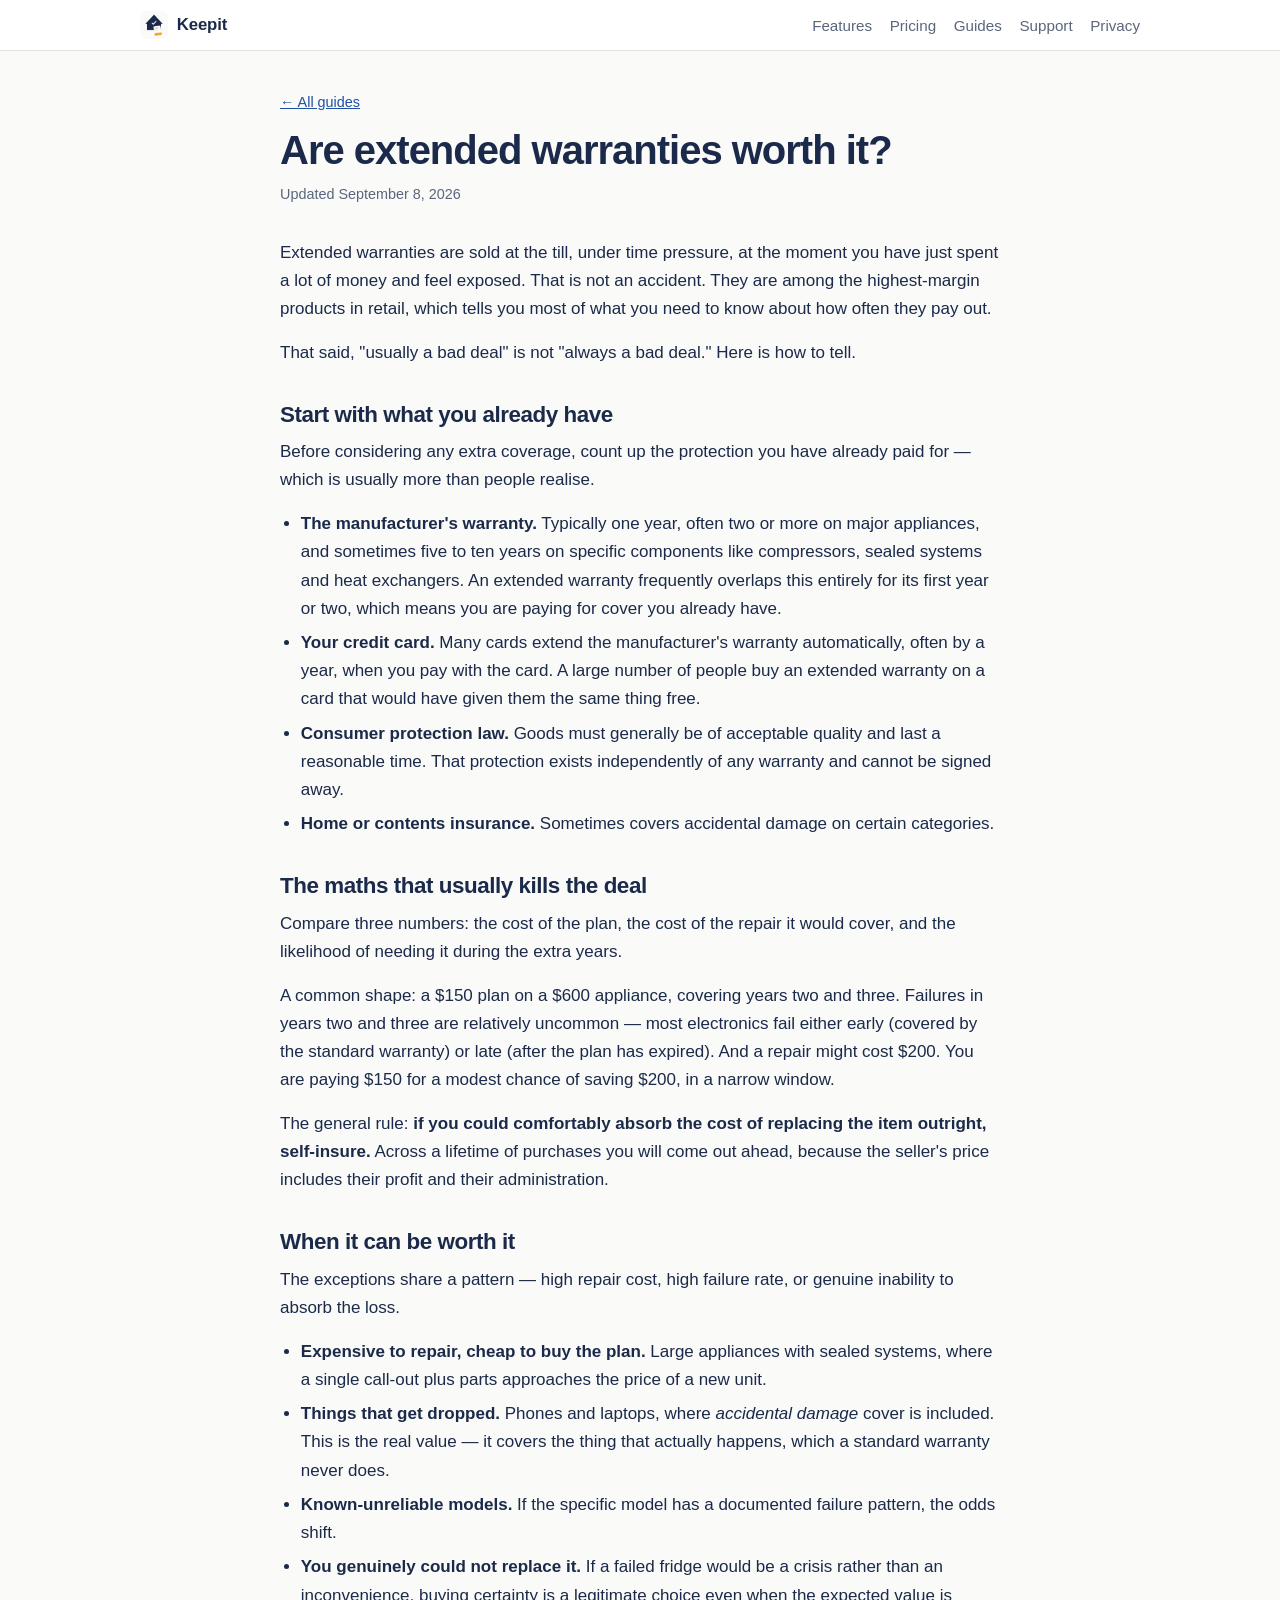
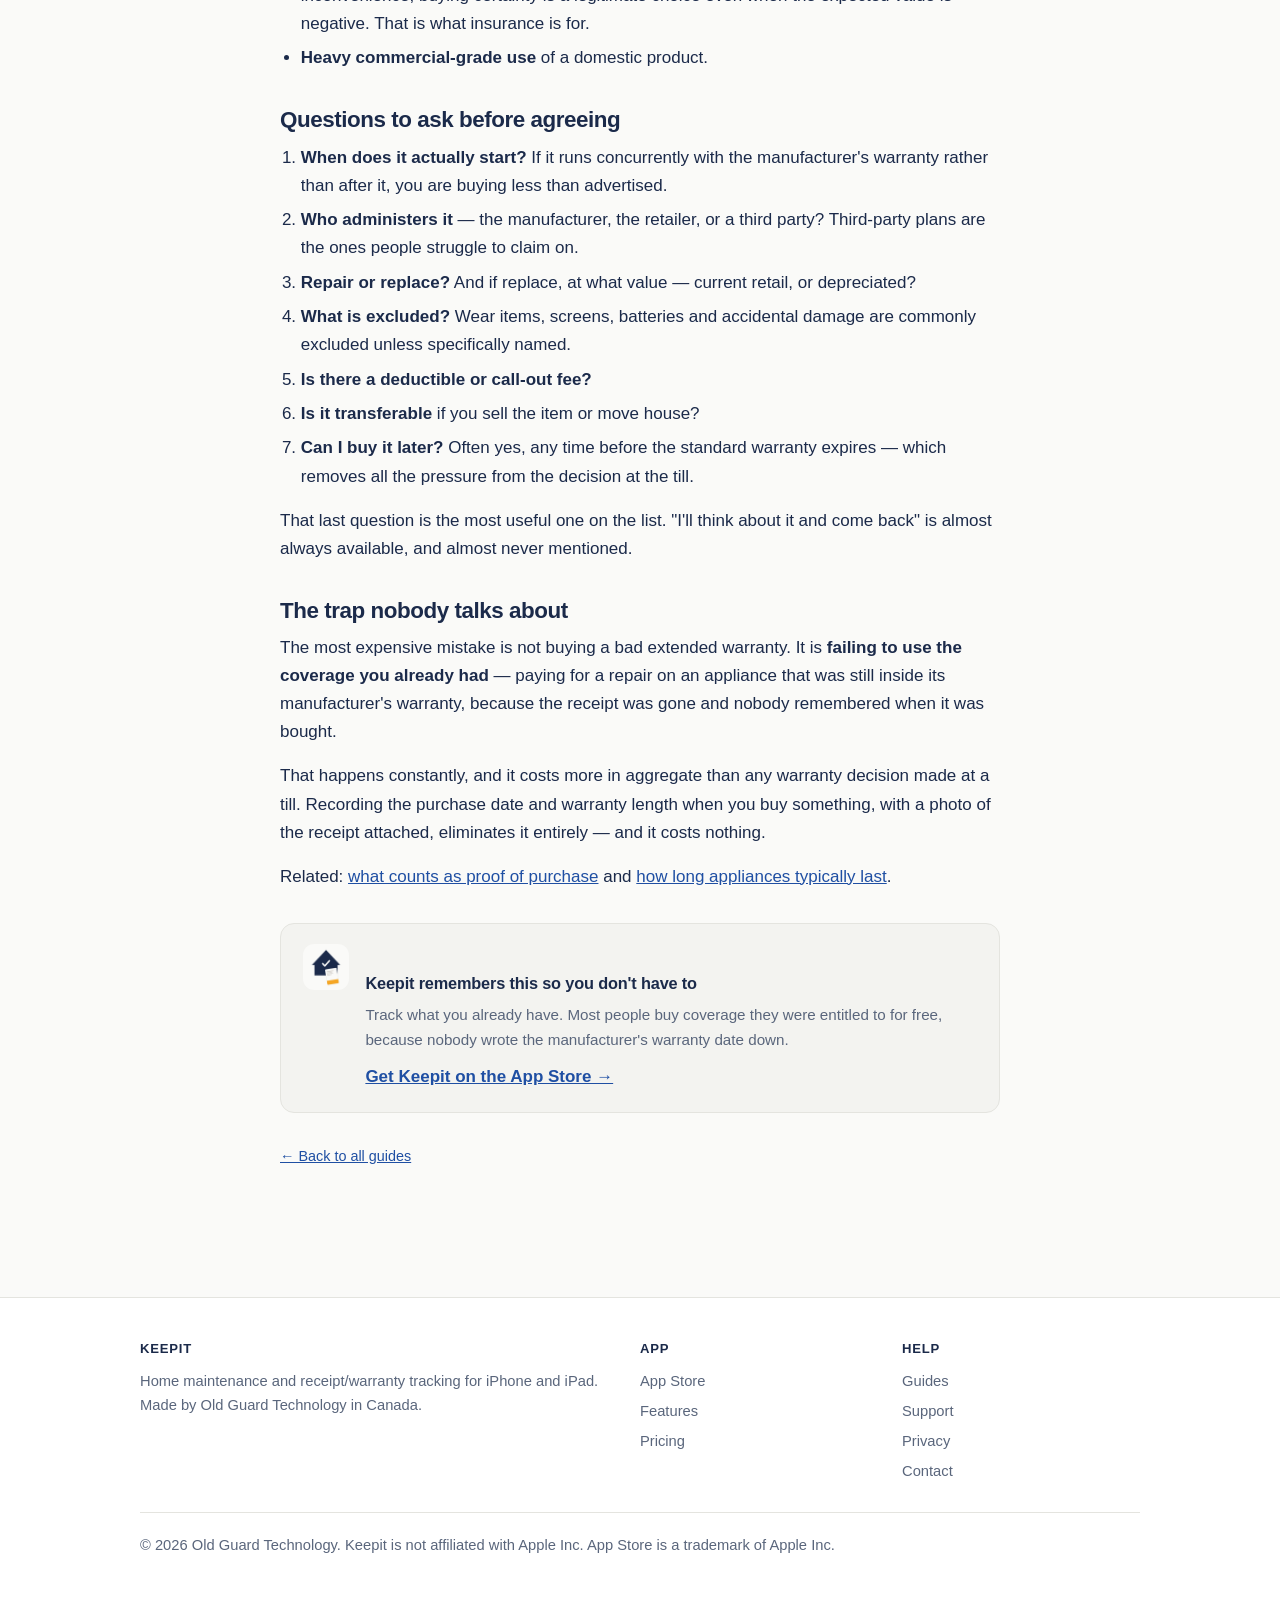
<file: guides/are-extended-warranties-worth-it/index.html>
<!DOCTYPE html>
<html lang="en">
<head>
<meta charset="utf-8">
<meta name="viewport" content="width=device-width, initial-scale=1">

<title>Are Extended Warranties Worth It? | Keepit</title>
<meta name="description" content="Usually not — but there are specific cases where they make sense. How to tell the difference before the salesperson finishes the sentence.">
<link rel="canonical" href="https://keepitapp.ca/guides/are-extended-warranties-worth-it/">

<meta name="theme-color" content="#1b2a4a">
<meta property="og:type" content="article">
<meta property="og:site_name" content="Keepit">
<meta property="og:title" content="Are extended warranties worth it?">
<meta property="og:description" content="Usually not — but there are specific cases where they make sense. How to tell the difference before the salesperson finishes the sentence.">
<meta property="og:url" content="https://keepitapp.ca/guides/are-extended-warranties-worth-it/">
<meta property="og:image" content="https://keepitapp.ca/assets/img/og-image.png">
<meta name="twitter:card" content="summary_large_image">
<meta name="twitter:image" content="https://keepitapp.ca/assets/img/og-image.png">

<link rel="icon" href="../../assets/img/icon-192.png" sizes="192x192">
<link rel="apple-touch-icon" href="../../assets/img/icon-180.png">
<link rel="stylesheet" href="../../assets/css/site.css">

<script type="application/ld+json">
{
  "@context": "https://schema.org",
  "@type": "Article",
  "headline": "Are extended warranties worth it?",
  "description": "Usually not \u2014 but there are specific cases where they make sense. How to tell the difference before the salesperson finishes the sentence.",
  "datePublished": "2026-09-08",
  "dateModified": "2026-09-08",
  "mainEntityOfPage": { "@type": "WebPage", "@id": "https://keepitapp.ca/guides/are-extended-warranties-worth-it/" },
  "image": "https://keepitapp.ca/assets/img/og-image.png",
  "author": { "@type": "Organization", "name": "Old Guard Technology" },
  "publisher": {
    "@type": "Organization",
    "name": "Keepit",
    "logo": { "@type": "ImageObject", "url": "https://keepitapp.ca/assets/img/icon-512.png" }
  }
}
</script>
<!-- Cloudflare Web Analytics --><script type='module' src='https://static.cloudflareinsights.com/beacon.min.js' data-cf-beacon='{"token": "0baf6ab7ef5d4351aaba33d0d373c29c"}'></script><!-- End Cloudflare Web Analytics -->
</head>
<body>
<a class="skip" href="#main">Skip to content</a>

<header class="site-header">
  <div class="wrap-wide">
    <a class="brand" href="../../">
      <img src="../../assets/img/icon-192.png" alt="" width="28" height="28">
      Keepit
    </a>
    <nav class="site-nav" aria-label="Main">
      <a href="../../#features">Features</a>
      <a href="../../#pricing">Pricing</a>
      <a href="../">Guides</a>
      <a href="../../support/">Support</a>
      <a href="../../privacy/">Privacy</a>
    </nav>
  </div>
</header>

<main id="main" class="wrap prose">
  <p class="meta" style="margin-bottom:.75rem;"><a href="../">&larr; All guides</a></p>
  <h1>Are extended warranties worth it?</h1>
  <p class="meta">Updated September 8, 2026</p>


  <p>Extended warranties are sold at the till, under time pressure, at the moment
  you have just spent a lot of money and feel exposed. That is not an accident.
  They are among the highest-margin products in retail, which tells you most of what
  you need to know about how often they pay out.</p>

  <p>That said, "usually a bad deal" is not "always a bad deal." Here is how to
  tell.</p>

  <h2>Start with what you already have</h2>

  <p>Before considering any extra coverage, count up the protection you have
  already paid for &mdash; which is usually more than people realise.</p>

  <ul>
    <li><strong>The manufacturer's warranty.</strong> Typically one year, often two
        or more on major appliances, and sometimes five to ten years on specific
        components like compressors, sealed systems and heat exchangers. An extended
        warranty frequently overlaps this entirely for its first year or two, which
        means you are paying for cover you already have.</li>
    <li><strong>Your credit card.</strong> Many cards extend the manufacturer's
        warranty automatically, often by a year, when you pay with the card. A large
        number of people buy an extended warranty on a card that would have given
        them the same thing free.</li>
    <li><strong>Consumer protection law.</strong> Goods must generally be of
        acceptable quality and last a reasonable time. That protection exists
        independently of any warranty and cannot be signed away.</li>
    <li><strong>Home or contents insurance.</strong> Sometimes covers accidental
        damage on certain categories.</li>
  </ul>

  <h2>The maths that usually kills the deal</h2>

  <p>Compare three numbers: the cost of the plan, the cost of the repair it would
  cover, and the likelihood of needing it during the extra years.</p>

  <p>A common shape: a $150 plan on a $600 appliance, covering years two and three.
  Failures in years two and three are relatively uncommon &mdash; most electronics
  fail either early (covered by the standard warranty) or late (after the plan has
  expired). And a repair might cost $200. You are paying $150 for a modest chance of
  saving $200, in a narrow window.</p>

  <p>The general rule: <strong>if you could comfortably absorb the cost of replacing
  the item outright, self-insure.</strong> Across a lifetime of purchases you will
  come out ahead, because the seller's price includes their profit and their
  administration.</p>

  <h2>When it can be worth it</h2>

  <p>The exceptions share a pattern &mdash; high repair cost, high failure rate, or
  genuine inability to absorb the loss.</p>

  <ul>
    <li><strong>Expensive to repair, cheap to buy the plan.</strong> Large appliances
        with sealed systems, where a single call-out plus parts approaches the price
        of a new unit.</li>
    <li><strong>Things that get dropped.</strong> Phones and laptops, where
        <em>accidental damage</em> cover is included. This is the real value &mdash;
        it covers the thing that actually happens, which a standard warranty never
        does.</li>
    <li><strong>Known-unreliable models.</strong> If the specific model has a
        documented failure pattern, the odds shift.</li>
    <li><strong>You genuinely could not replace it.</strong> If a failed fridge would
        be a crisis rather than an inconvenience, buying certainty is a legitimate
        choice even when the expected value is negative. That is what insurance is
        for.</li>
    <li><strong>Heavy commercial-grade use</strong> of a domestic product.</li>
  </ul>

  <h2>Questions to ask before agreeing</h2>

  <ol>
    <li><strong>When does it actually start?</strong> If it runs concurrently with
        the manufacturer's warranty rather than after it, you are buying less than
        advertised.</li>
    <li><strong>Who administers it</strong> &mdash; the manufacturer, the retailer,
        or a third party? Third-party plans are the ones people struggle to claim on.</li>
    <li><strong>Repair or replace?</strong> And if replace, at what value &mdash;
        current retail, or depreciated?</li>
    <li><strong>What is excluded?</strong> Wear items, screens, batteries and
        accidental damage are commonly excluded unless specifically named.</li>
    <li><strong>Is there a deductible or call-out fee?</strong></li>
    <li><strong>Is it transferable</strong> if you sell the item or move house?</li>
    <li><strong>Can I buy it later?</strong> Often yes, any time before the standard
        warranty expires &mdash; which removes all the pressure from the decision at
        the till.</li>
  </ol>

  <p>That last question is the most useful one on the list. "I'll think about it and
  come back" is almost always available, and almost never mentioned.</p>

  <h2>The trap nobody talks about</h2>

  <p>The most expensive mistake is not buying a bad extended warranty. It is
  <strong>failing to use the coverage you already had</strong> &mdash; paying for a
  repair on an appliance that was still inside its manufacturer's warranty, because
  the receipt was gone and nobody remembered when it was bought.</p>

  <p>That happens constantly, and it costs more in aggregate than any warranty
  decision made at a till. Recording the purchase date and warranty length when you
  buy something, with a photo of the receipt attached, eliminates it entirely
  &mdash; and it costs nothing.</p>

  <p>Related: <a href="../do-i-need-a-receipt-for-a-warranty-claim/">what counts as
  proof of purchase</a> and
  <a href="../how-long-do-home-appliances-last/">how long appliances typically last</a>.</p>


  <div class="plug">
    <img src="../../assets/img/icon-192.png" alt="" width="46" height="46">
    <div>
      <h3>Keepit remembers this so you don't have to</h3>
      <p>Track what you already have. Most people buy coverage they were entitled to for free, because nobody wrote the manufacturer's warranty date down.</p>
      <a href="/get/">Get Keepit on the App Store &rarr;</a>
    </div>
  </div>

  <p class="meta" style="margin-top:2rem;"><a href="../">&larr; Back to all guides</a></p>
</main>

<footer class="site-footer">
  <div class="wrap-wide">
    <div class="cols">
      <div>
        <h4>Keepit</h4>
        <p>Home maintenance and receipt/warranty tracking for iPhone and iPad.
           Made by Old Guard Technology in Canada.</p>
      </div>
      <div>
        <h4>App</h4>
        <ul>
          <li><a href="/get/">App Store</a></li>
          <li><a href="../../#features">Features</a></li>
          <li><a href="../../#pricing">Pricing</a></li>
        </ul>
      </div>
      <div>
        <h4>Help</h4>
        <ul>
          <li><a href="../">Guides</a></li>
          <li><a href="../../support/">Support</a></li>
          <li><a href="../../privacy/">Privacy</a></li>
          <li><a href="mailto:support@keepitapp.ca">Contact</a></li>
        </ul>
      </div>
    </div>
    <div class="legal">
      <p>&copy; 2026 Old Guard Technology. Keepit is not affiliated with Apple Inc.
         App Store is a trademark of Apple Inc.</p>
    </div>
  </div>
</footer>
</body>
</html>
</file>
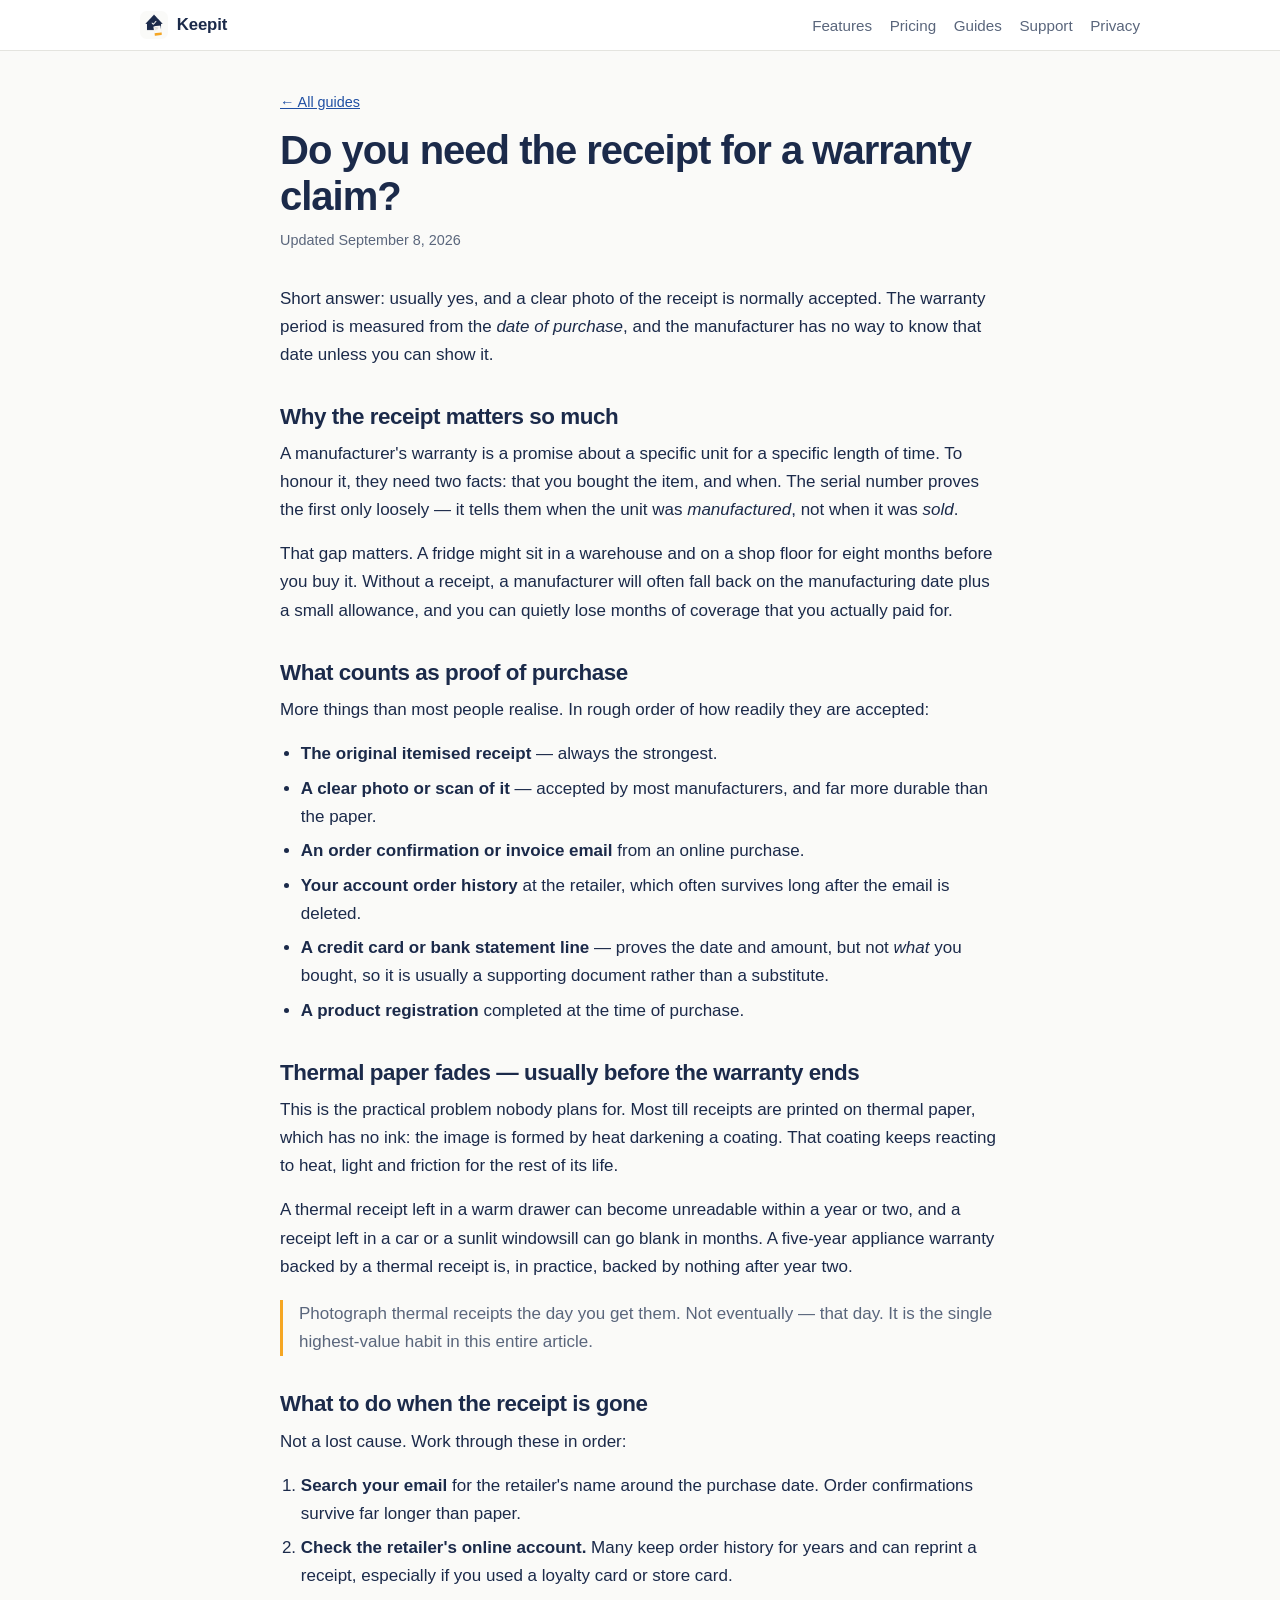
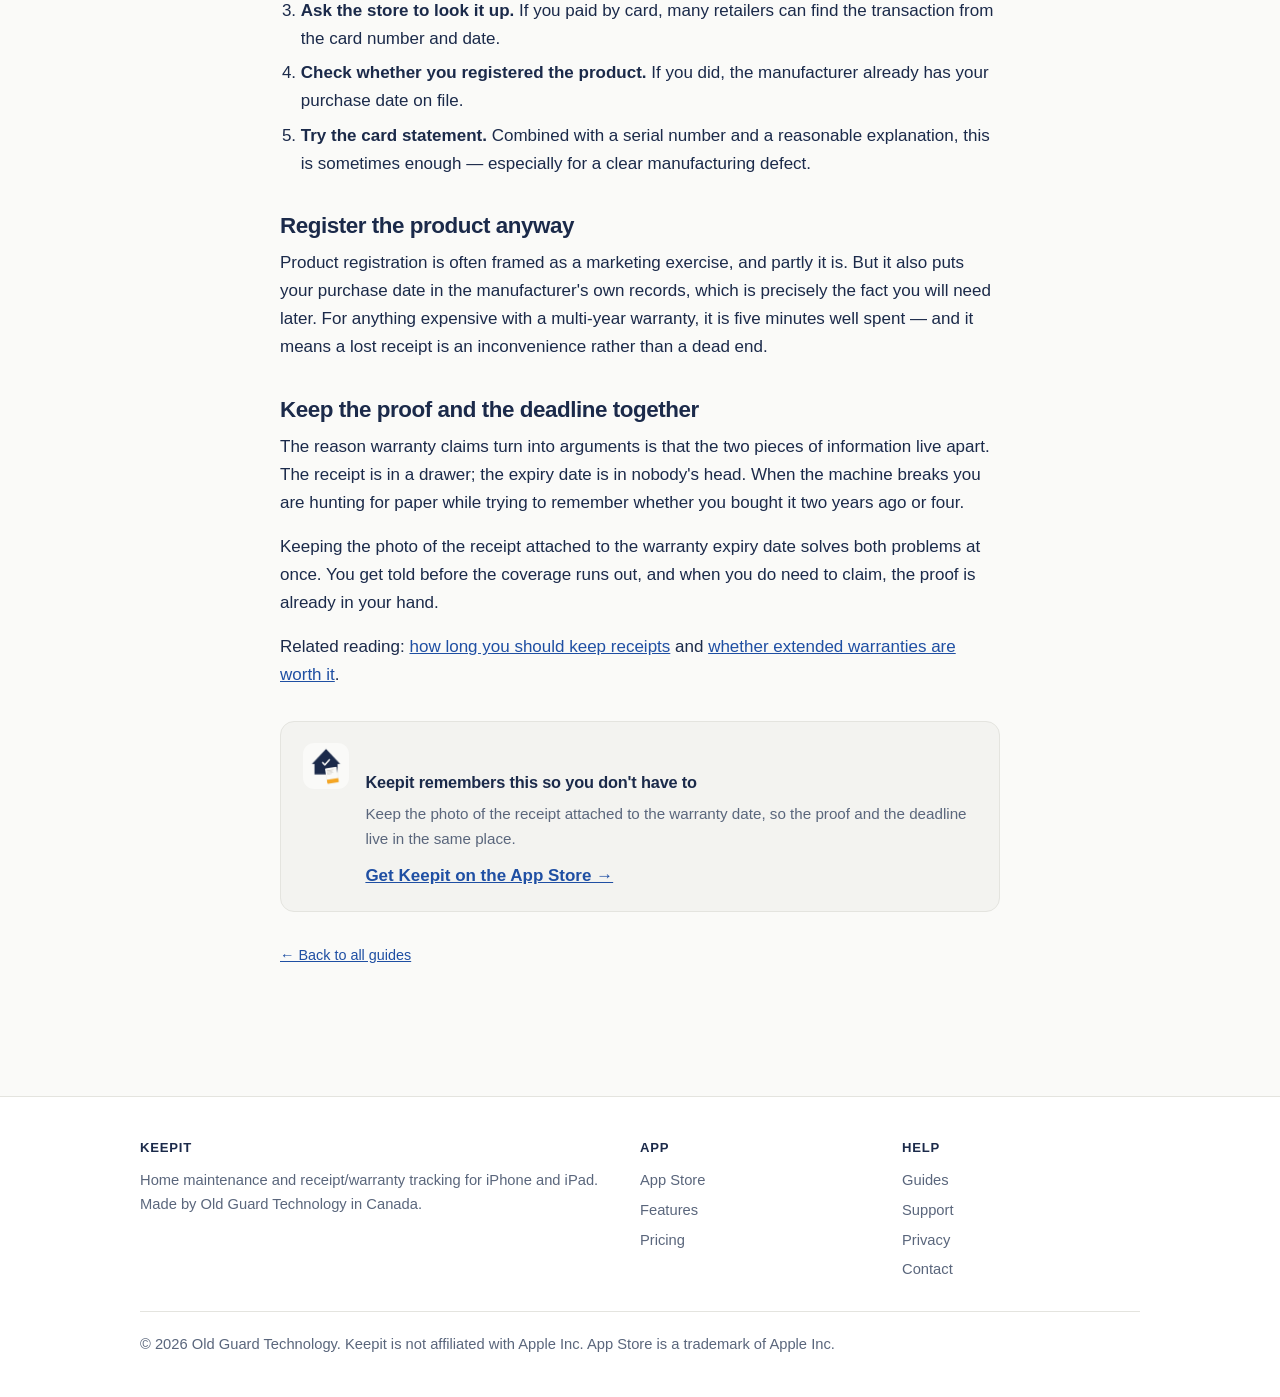
<file: guides/do-i-need-a-receipt-for-a-warranty-claim/index.html>
<!DOCTYPE html>
<html lang="en">
<head>
<meta charset="utf-8">
<meta name="viewport" content="width=device-width, initial-scale=1">

<title>Do You Need the Receipt for a Warranty Claim? | Keepit</title>
<meta name="description" content="Usually yes — and a photo of it is normally enough. Here is what actually counts as proof of purchase, and what to do when the receipt is long gone.">
<link rel="canonical" href="https://keepitapp.ca/guides/do-i-need-a-receipt-for-a-warranty-claim/">

<meta name="theme-color" content="#1b2a4a">
<meta property="og:type" content="article">
<meta property="og:site_name" content="Keepit">
<meta property="og:title" content="Do you need the receipt for a warranty claim?">
<meta property="og:description" content="Usually yes — and a photo of it is normally enough. Here is what actually counts as proof of purchase, and what to do when the receipt is long gone.">
<meta property="og:url" content="https://keepitapp.ca/guides/do-i-need-a-receipt-for-a-warranty-claim/">
<meta property="og:image" content="https://keepitapp.ca/assets/img/og-image.png">
<meta name="twitter:card" content="summary_large_image">
<meta name="twitter:image" content="https://keepitapp.ca/assets/img/og-image.png">

<link rel="icon" href="../../assets/img/icon-192.png" sizes="192x192">
<link rel="apple-touch-icon" href="../../assets/img/icon-180.png">
<link rel="stylesheet" href="../../assets/css/site.css">

<script type="application/ld+json">
{
  "@context": "https://schema.org",
  "@type": "Article",
  "headline": "Do you need the receipt for a warranty claim?",
  "description": "Usually yes \u2014 and a photo of it is normally enough. Here is what actually counts as proof of purchase, and what to do when the receipt is long gone.",
  "datePublished": "2026-09-08",
  "dateModified": "2026-09-08",
  "mainEntityOfPage": { "@type": "WebPage", "@id": "https://keepitapp.ca/guides/do-i-need-a-receipt-for-a-warranty-claim/" },
  "image": "https://keepitapp.ca/assets/img/og-image.png",
  "author": { "@type": "Organization", "name": "Old Guard Technology" },
  "publisher": {
    "@type": "Organization",
    "name": "Keepit",
    "logo": { "@type": "ImageObject", "url": "https://keepitapp.ca/assets/img/icon-512.png" }
  }
}
</script>
<!-- Cloudflare Web Analytics --><script type='module' src='https://static.cloudflareinsights.com/beacon.min.js' data-cf-beacon='{"token": "0baf6ab7ef5d4351aaba33d0d373c29c"}'></script><!-- End Cloudflare Web Analytics -->
</head>
<body>
<a class="skip" href="#main">Skip to content</a>

<header class="site-header">
  <div class="wrap-wide">
    <a class="brand" href="../../">
      <img src="../../assets/img/icon-192.png" alt="" width="28" height="28">
      Keepit
    </a>
    <nav class="site-nav" aria-label="Main">
      <a href="../../#features">Features</a>
      <a href="../../#pricing">Pricing</a>
      <a href="../">Guides</a>
      <a href="../../support/">Support</a>
      <a href="../../privacy/">Privacy</a>
    </nav>
  </div>
</header>

<main id="main" class="wrap prose">
  <p class="meta" style="margin-bottom:.75rem;"><a href="../">&larr; All guides</a></p>
  <h1>Do you need the receipt for a warranty claim?</h1>
  <p class="meta">Updated September 8, 2026</p>


  <p>Short answer: usually yes, and a clear photo of the receipt is normally
  accepted. The warranty period is measured from the <em>date of purchase</em>, and
  the manufacturer has no way to know that date unless you can show it.</p>

  <h2>Why the receipt matters so much</h2>

  <p>A manufacturer's warranty is a promise about a specific unit for a specific
  length of time. To honour it, they need two facts: that you bought the item, and
  when. The serial number proves the first only loosely &mdash; it tells them when
  the unit was <em>manufactured</em>, not when it was <em>sold</em>.</p>

  <p>That gap matters. A fridge might sit in a warehouse and on a shop floor for
  eight months before you buy it. Without a receipt, a manufacturer will often fall
  back on the manufacturing date plus a small allowance, and you can quietly lose
  months of coverage that you actually paid for.</p>

  <h2>What counts as proof of purchase</h2>

  <p>More things than most people realise. In rough order of how readily they are
  accepted:</p>

  <ul>
    <li><strong>The original itemised receipt</strong> &mdash; always the strongest.</li>
    <li><strong>A clear photo or scan of it</strong> &mdash; accepted by most
        manufacturers, and far more durable than the paper.</li>
    <li><strong>An order confirmation or invoice email</strong> from an online
        purchase.</li>
    <li><strong>Your account order history</strong> at the retailer, which often
        survives long after the email is deleted.</li>
    <li><strong>A credit card or bank statement line</strong> &mdash; proves the
        date and amount, but not <em>what</em> you bought, so it is usually a
        supporting document rather than a substitute.</li>
    <li><strong>A product registration</strong> completed at the time of purchase.</li>
  </ul>

  <h2>Thermal paper fades &mdash; usually before the warranty ends</h2>

  <p>This is the practical problem nobody plans for. Most till receipts are printed
  on thermal paper, which has no ink: the image is formed by heat darkening a
  coating. That coating keeps reacting to heat, light and friction for the rest of
  its life.</p>

  <p>A thermal receipt left in a warm drawer can become unreadable within a year or
  two, and a receipt left in a car or a sunlit windowsill can go blank in months. A
  five-year appliance warranty backed by a thermal receipt is, in practice, backed
  by nothing after year two.</p>

  <blockquote>Photograph thermal receipts the day you get them. Not eventually
  &mdash; that day. It is the single highest-value habit in this entire article.</blockquote>

  <h2>What to do when the receipt is gone</h2>

  <p>Not a lost cause. Work through these in order:</p>

  <ol>
    <li><strong>Search your email</strong> for the retailer's name around the
        purchase date. Order confirmations survive far longer than paper.</li>
    <li><strong>Check the retailer's online account.</strong> Many keep order
        history for years and can reprint a receipt, especially if you used a
        loyalty card or store card.</li>
    <li><strong>Ask the store to look it up.</strong> If you paid by card, many
        retailers can find the transaction from the card number and date.</li>
    <li><strong>Check whether you registered the product.</strong> If you did, the
        manufacturer already has your purchase date on file.</li>
    <li><strong>Try the card statement.</strong> Combined with a serial number and a
        reasonable explanation, this is sometimes enough &mdash; especially for a
        clear manufacturing defect.</li>
  </ol>

  <h2>Register the product anyway</h2>

  <p>Product registration is often framed as a marketing exercise, and partly it is.
  But it also puts your purchase date in the manufacturer's own records, which is
  precisely the fact you will need later. For anything expensive with a multi-year
  warranty, it is five minutes well spent &mdash; and it means a lost receipt is an
  inconvenience rather than a dead end.</p>

  <h2>Keep the proof and the deadline together</h2>

  <p>The reason warranty claims turn into arguments is that the two pieces of
  information live apart. The receipt is in a drawer; the expiry date is in nobody's
  head. When the machine breaks you are hunting for paper while trying to remember
  whether you bought it two years ago or four.</p>

  <p>Keeping the photo of the receipt attached to the warranty expiry date solves
  both problems at once. You get told before the coverage runs out, and when you do
  need to claim, the proof is already in your hand.</p>

  <p>Related reading:
  <a href="../how-long-should-you-keep-receipts/">how long you should keep receipts</a>
  and <a href="../are-extended-warranties-worth-it/">whether extended warranties are worth it</a>.</p>


  <div class="plug">
    <img src="../../assets/img/icon-192.png" alt="" width="46" height="46">
    <div>
      <h3>Keepit remembers this so you don't have to</h3>
      <p>Keep the photo of the receipt attached to the warranty date, so the proof and the deadline live in the same place.</p>
      <a href="/get/">Get Keepit on the App Store &rarr;</a>
    </div>
  </div>

  <p class="meta" style="margin-top:2rem;"><a href="../">&larr; Back to all guides</a></p>
</main>

<footer class="site-footer">
  <div class="wrap-wide">
    <div class="cols">
      <div>
        <h4>Keepit</h4>
        <p>Home maintenance and receipt/warranty tracking for iPhone and iPad.
           Made by Old Guard Technology in Canada.</p>
      </div>
      <div>
        <h4>App</h4>
        <ul>
          <li><a href="/get/">App Store</a></li>
          <li><a href="../../#features">Features</a></li>
          <li><a href="../../#pricing">Pricing</a></li>
        </ul>
      </div>
      <div>
        <h4>Help</h4>
        <ul>
          <li><a href="../">Guides</a></li>
          <li><a href="../../support/">Support</a></li>
          <li><a href="../../privacy/">Privacy</a></li>
          <li><a href="mailto:support@keepitapp.ca">Contact</a></li>
        </ul>
      </div>
    </div>
    <div class="legal">
      <p>&copy; 2026 Old Guard Technology. Keepit is not affiliated with Apple Inc.
         App Store is a trademark of Apple Inc.</p>
    </div>
  </div>
</footer>
</body>
</html>
</file>
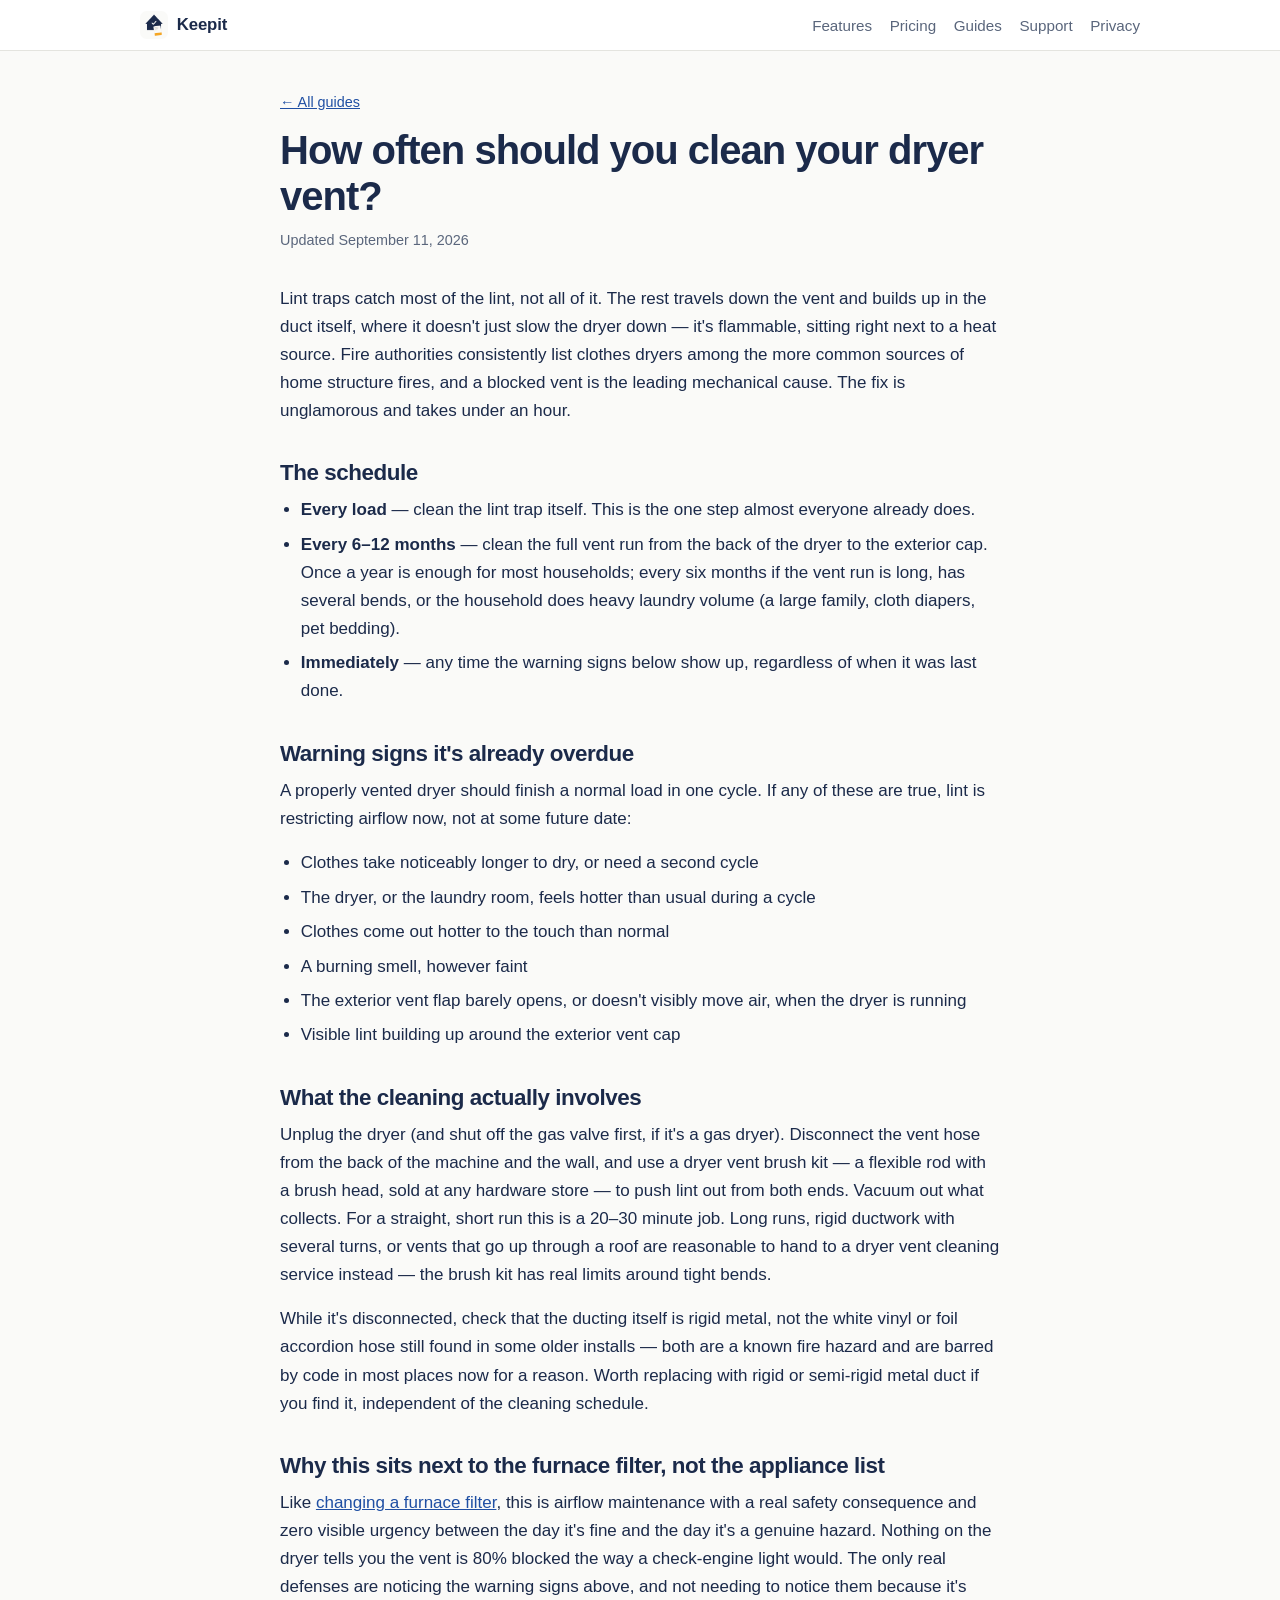
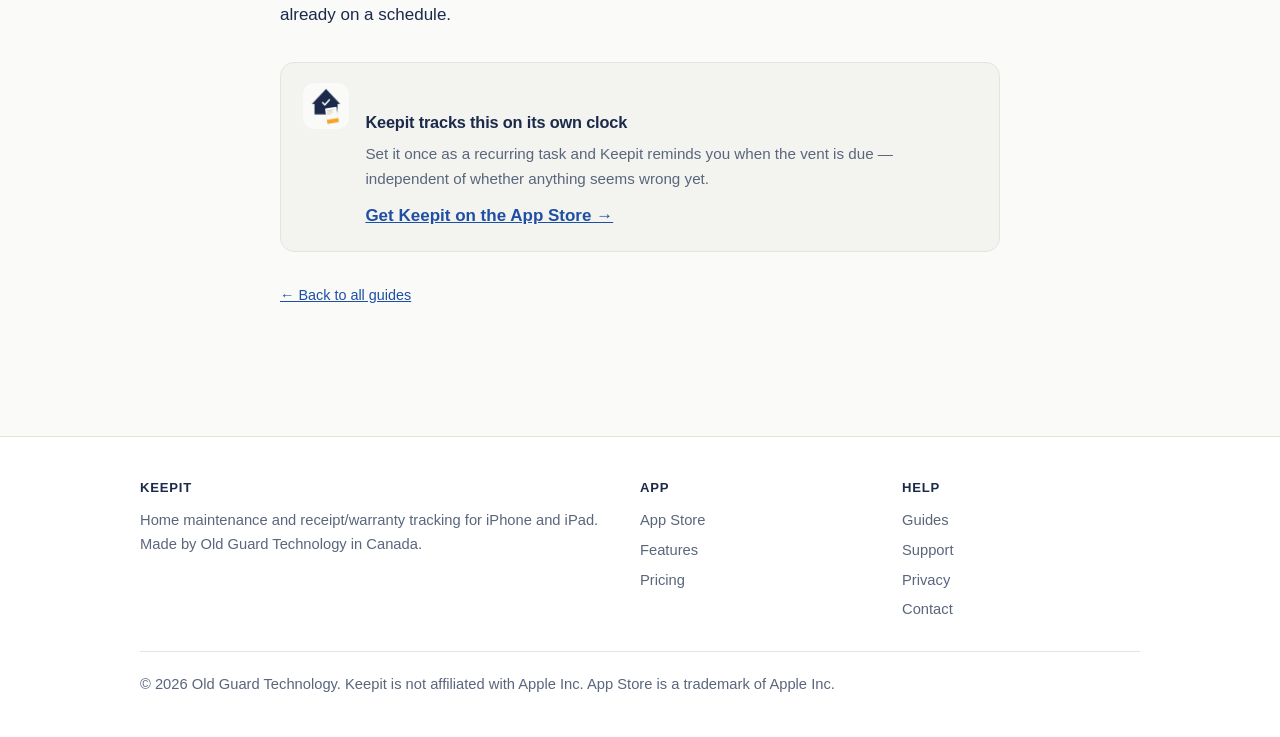
<file: guides/dryer-vent-cleaning-schedule/index.html>
<!DOCTYPE html>
<html lang="en">
<head>
<meta charset="utf-8">
<meta name="viewport" content="width=device-width, initial-scale=1">

<title>How Often Should You Clean Your Dryer Vent? | Keepit</title>
<meta name="description" content="A clogged dryer vent is one of the more common causes of house fires and the easiest to prevent. How often to clean it, the warning signs, and what actually needs doing.">
<link rel="canonical" href="https://keepitapp.ca/guides/dryer-vent-cleaning-schedule/">

<meta name="theme-color" content="#1b2a4a">
<meta property="og:type" content="article">
<meta property="og:site_name" content="Keepit">
<meta property="og:title" content="How often should you clean your dryer vent?">
<meta property="og:description" content="A clogged dryer vent is one of the more common causes of house fires and the easiest to prevent. How often to clean it, the warning signs, and what actually needs doing.">
<meta property="og:url" content="https://keepitapp.ca/guides/dryer-vent-cleaning-schedule/">
<meta property="og:image" content="https://keepitapp.ca/assets/img/og-image.png">
<meta name="twitter:card" content="summary_large_image">
<meta name="twitter:image" content="https://keepitapp.ca/assets/img/og-image.png">

<link rel="icon" href="../../assets/img/icon-192.png" sizes="192x192">
<link rel="apple-touch-icon" href="../../assets/img/icon-180.png">
<link rel="stylesheet" href="../../assets/css/site.css">

<script type="application/ld+json">
{
  "@context": "https://schema.org",
  "@type": "Article",
  "headline": "How often should you clean your dryer vent?",
  "description": "A clogged dryer vent is one of the more common causes of house fires and the easiest to prevent. How often to clean it, the warning signs, and what actually needs doing.",
  "datePublished": "2026-09-11",
  "dateModified": "2026-09-11",
  "mainEntityOfPage": { "@type": "WebPage", "@id": "https://keepitapp.ca/guides/dryer-vent-cleaning-schedule/" },
  "image": "https://keepitapp.ca/assets/img/og-image.png",
  "author": { "@type": "Organization", "name": "Old Guard Technology" },
  "publisher": {
    "@type": "Organization",
    "name": "Keepit",
    "logo": { "@type": "ImageObject", "url": "https://keepitapp.ca/assets/img/icon-512.png" }
  }
}
</script>
<!-- Cloudflare Web Analytics --><script type='module' src='https://static.cloudflareinsights.com/beacon.min.js' data-cf-beacon='{"token": "0baf6ab7ef5d4351aaba33d0d373c29c"}'></script><!-- End Cloudflare Web Analytics -->
</head>
<body>
<a class="skip" href="#main">Skip to content</a>

<header class="site-header">
  <div class="wrap-wide">
    <a class="brand" href="../../">
      <img src="../../assets/img/icon-192.png" alt="" width="28" height="28">
      Keepit
    </a>
    <nav class="site-nav" aria-label="Main">
      <a href="../../#features">Features</a>
      <a href="../../#pricing">Pricing</a>
      <a href="../">Guides</a>
      <a href="../../support/">Support</a>
      <a href="../../privacy/">Privacy</a>
    </nav>
  </div>
</header>

<main id="main" class="wrap prose">
  <p class="meta" style="margin-bottom:.75rem;"><a href="../">&larr; All guides</a></p>
  <h1>How often should you clean your dryer vent?</h1>
  <p class="meta">Updated September 11, 2026</p>

  <p>Lint traps catch most of the lint, not all of it. The rest travels down the
  vent and builds up in the duct itself, where it doesn't just slow the dryer down
  &mdash; it's flammable, sitting right next to a heat source. Fire authorities
  consistently list clothes dryers among the more common sources of home
  structure fires, and a blocked vent is the leading mechanical cause. The fix
  is unglamorous and takes under an hour.</p>

  <h2>The schedule</h2>

  <ul>
    <li><strong>Every load</strong> &mdash; clean the lint trap itself. This is
        the one step almost everyone already does.</li>
    <li><strong>Every 6&ndash;12 months</strong> &mdash; clean the full vent run
        from the back of the dryer to the exterior cap. Once a year is enough for
        most households; every six months if the vent run is long, has several
        bends, or the household does heavy laundry volume (a large family, cloth
        diapers, pet bedding).</li>
    <li><strong>Immediately</strong> &mdash; any time the warning signs below show
        up, regardless of when it was last done.</li>
  </ul>

  <h2>Warning signs it's already overdue</h2>

  <p>A properly vented dryer should finish a normal load in one cycle. If any of
  these are true, lint is restricting airflow now, not at some future date:</p>

  <ul>
    <li>Clothes take noticeably longer to dry, or need a second cycle</li>
    <li>The dryer, or the laundry room, feels hotter than usual during a cycle</li>
    <li>Clothes come out hotter to the touch than normal</li>
    <li>A burning smell, however faint</li>
    <li>The exterior vent flap barely opens, or doesn't visibly move air, when the
        dryer is running</li>
    <li>Visible lint building up around the exterior vent cap</li>
  </ul>

  <h2>What the cleaning actually involves</h2>

  <p>Unplug the dryer (and shut off the gas valve first, if it's a gas dryer).
  Disconnect the vent hose from the back of the machine and the wall, and use a
  dryer vent brush kit &mdash; a flexible rod with a brush head, sold at any
  hardware store &mdash; to push lint out from both ends. Vacuum out what
  collects. For a straight, short run this is a 20&ndash;30 minute job. Long
  runs, rigid ductwork with several turns, or vents that go up through a roof
  are reasonable to hand to a dryer vent cleaning service instead &mdash; the
  brush kit has real limits around tight bends.</p>

  <p>While it's disconnected, check that the ducting itself is rigid metal, not
  the white vinyl or foil accordion hose still found in some older installs
  &mdash; both are a known fire hazard and are barred by code in most places now
  for a reason. Worth replacing with rigid or semi-rigid metal duct if you find it,
  independent of the cleaning schedule.</p>

  <h2>Why this sits next to the furnace filter, not the appliance list</h2>

  <p>Like <a href="../how-often-to-change-furnace-filter/">changing a furnace
  filter</a>, this is airflow maintenance with a real safety consequence and zero
  visible urgency between the day it's fine and the day it's a genuine hazard.
  Nothing on the dryer tells you the vent is 80% blocked the way a check-engine
  light would. The only real defenses are noticing the warning signs above, and
  not needing to notice them because it's already on a schedule.</p>

  <div class="plug">
    <img src="../../assets/img/icon-192.png" alt="" width="46" height="46">
    <div>
      <h3>Keepit tracks this on its own clock</h3>
      <p>Set it once as a recurring task and Keepit reminds you when the vent is due &mdash; independent of whether anything seems wrong yet.</p>
      <a href="/get/">Get Keepit on the App Store &rarr;</a>
    </div>
  </div>

  <p class="meta" style="margin-top:2rem;"><a href="../">&larr; Back to all guides</a></p>
</main>

<footer class="site-footer">
  <div class="wrap-wide">
    <div class="cols">
      <div>
        <h4>Keepit</h4>
        <p>Home maintenance and receipt/warranty tracking for iPhone and iPad.
           Made by Old Guard Technology in Canada.</p>
      </div>
      <div>
        <h4>App</h4>
        <ul>
          <li><a href="/get/">App Store</a></li>
          <li><a href="../../#features">Features</a></li>
          <li><a href="../../#pricing">Pricing</a></li>
        </ul>
      </div>
      <div>
        <h4>Help</h4>
        <ul>
          <li><a href="../">Guides</a></li>
          <li><a href="../../support/">Support</a></li>
          <li><a href="../../privacy/">Privacy</a></li>
          <li><a href="mailto:support@keepitapp.ca">Contact</a></li>
        </ul>
      </div>
    </div>
    <div class="legal">
      <p>&copy; 2026 Old Guard Technology. Keepit is not affiliated with Apple Inc.
         App Store is a trademark of Apple Inc.</p>
    </div>
  </div>
</footer>
</body>
</html>
</file>
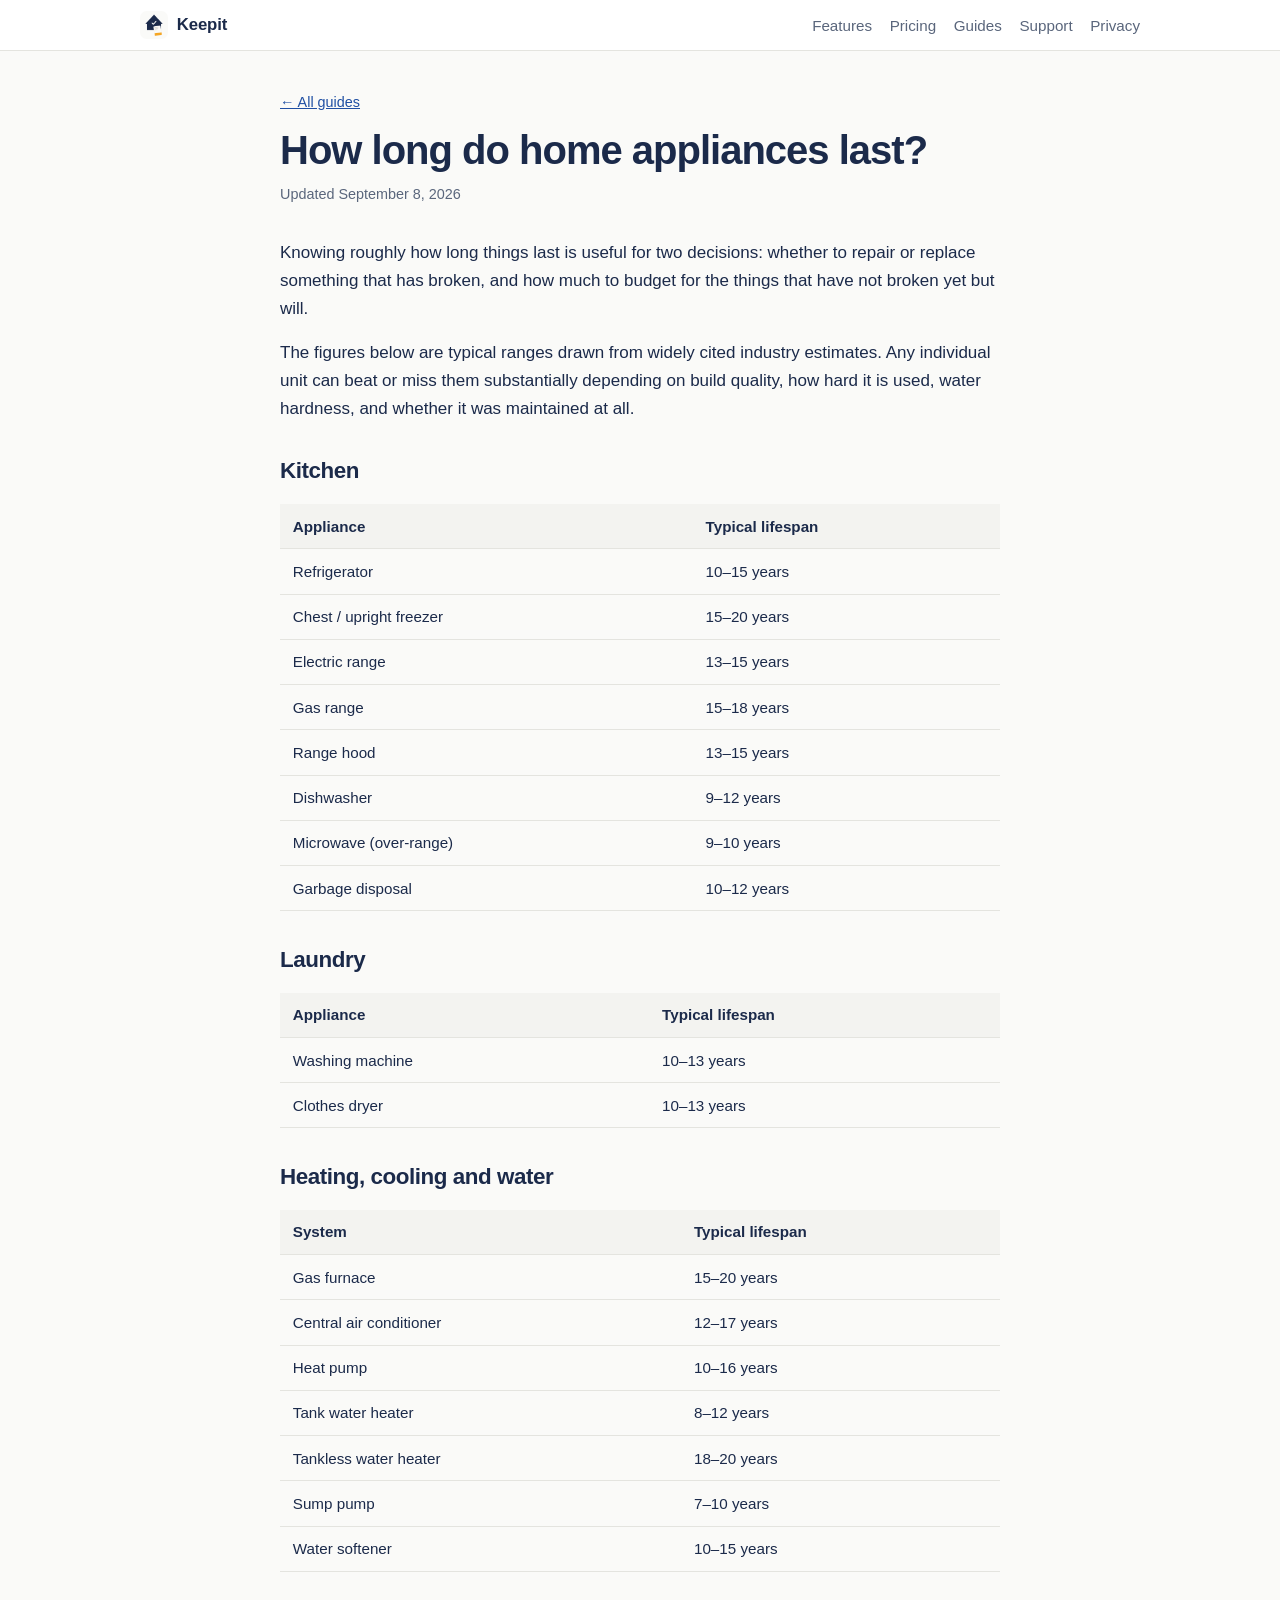
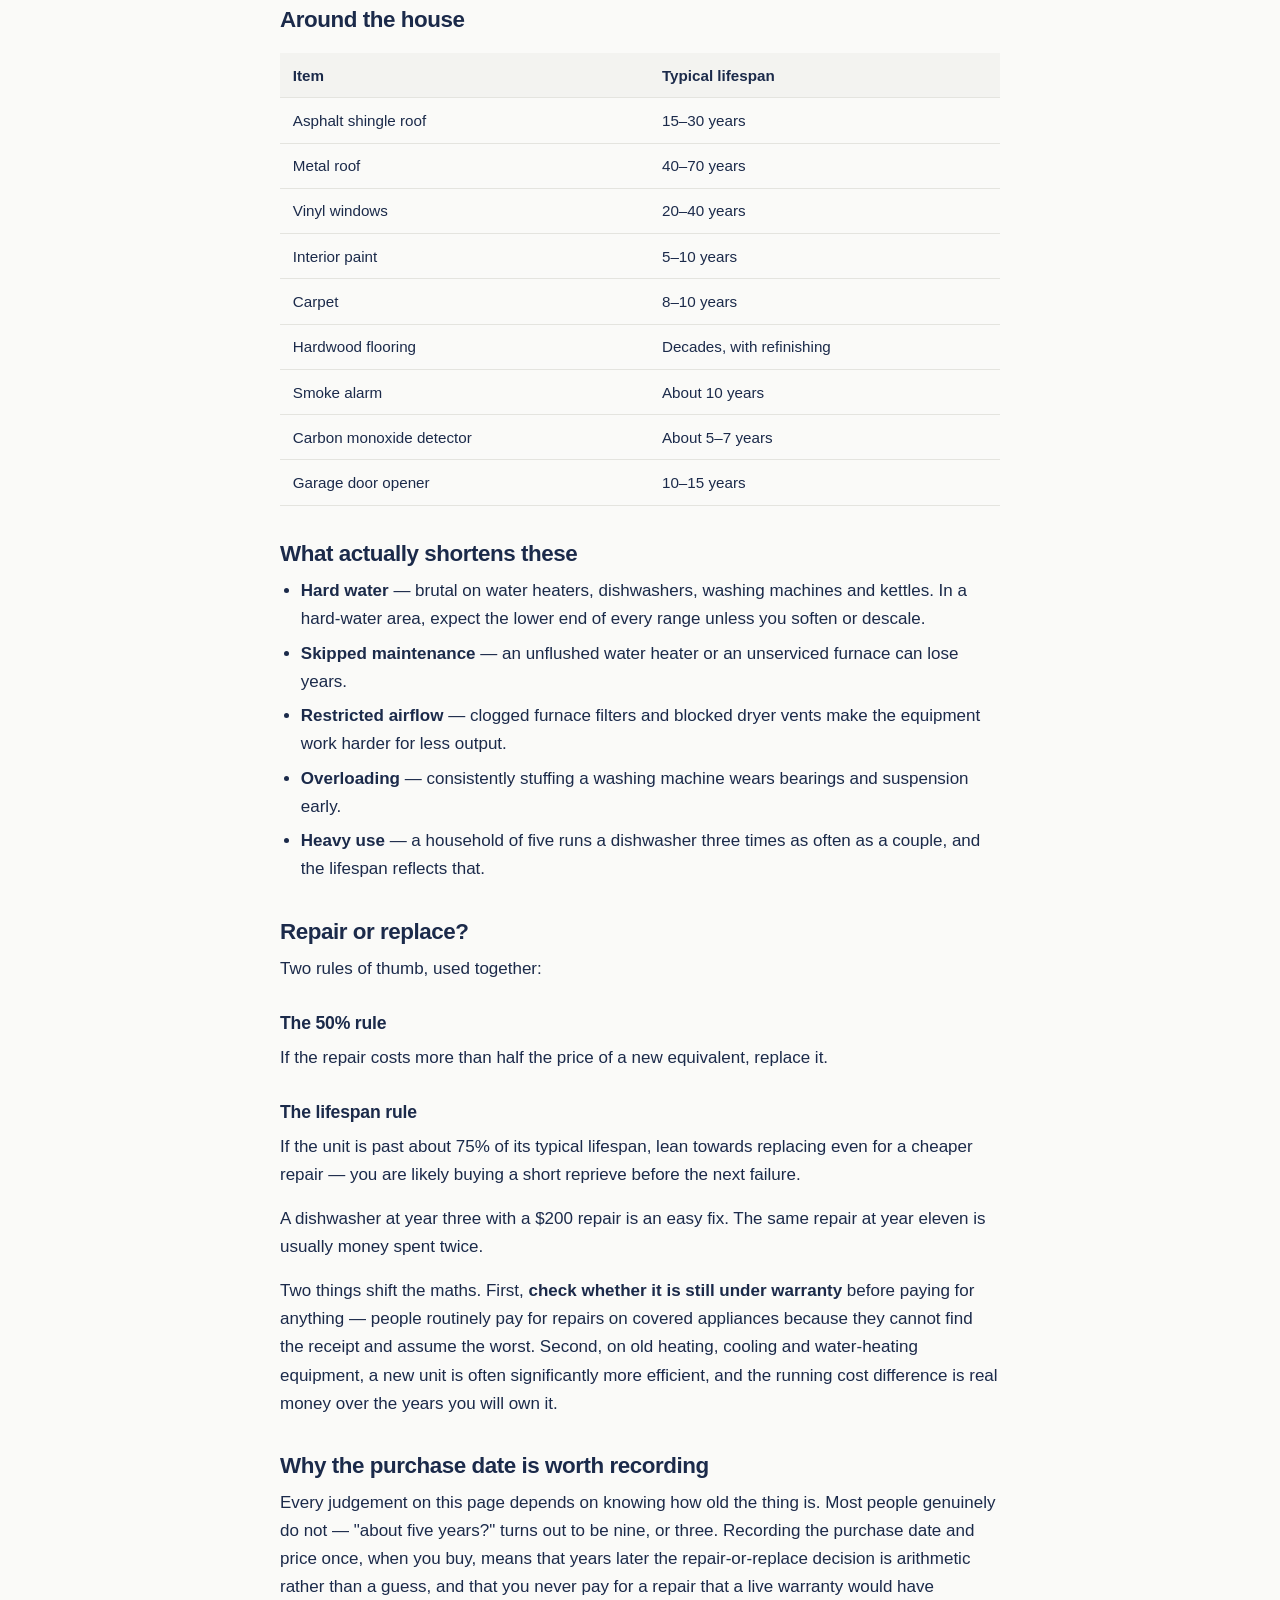
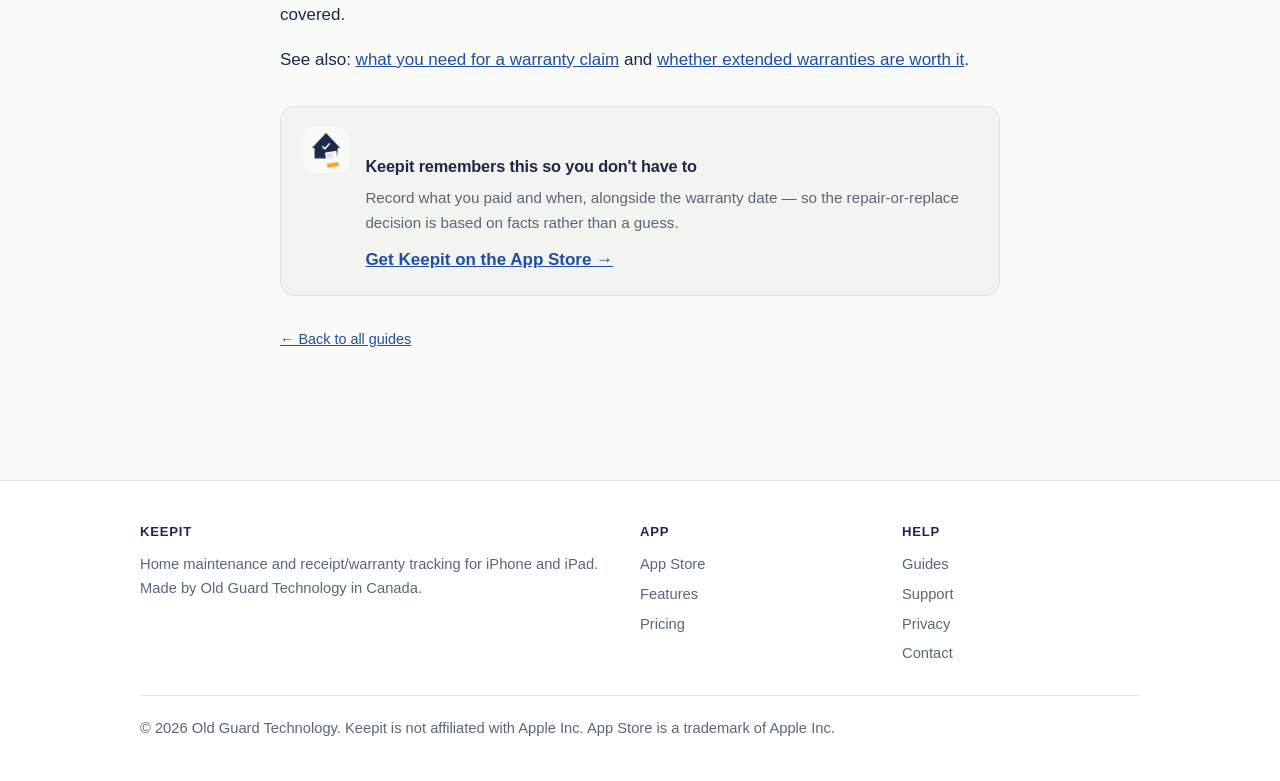
<file: guides/how-long-do-home-appliances-last/index.html>
<!DOCTYPE html>
<html lang="en">
<head>
<meta charset="utf-8">
<meta name="viewport" content="width=device-width, initial-scale=1">

<title>How Long Do Home Appliances Last? Typical Lifespans | Keepit</title>
<meta name="description" content="Typical lifespans for the appliances and systems in a house, what shortens them, and how to decide between repairing and replacing.">
<link rel="canonical" href="https://keepitapp.ca/guides/how-long-do-home-appliances-last/">

<meta name="theme-color" content="#1b2a4a">
<meta property="og:type" content="article">
<meta property="og:site_name" content="Keepit">
<meta property="og:title" content="How long do home appliances last?">
<meta property="og:description" content="Typical lifespans for the appliances and systems in a house, what shortens them, and how to decide between repairing and replacing.">
<meta property="og:url" content="https://keepitapp.ca/guides/how-long-do-home-appliances-last/">
<meta property="og:image" content="https://keepitapp.ca/assets/img/og-image.png">
<meta name="twitter:card" content="summary_large_image">
<meta name="twitter:image" content="https://keepitapp.ca/assets/img/og-image.png">

<link rel="icon" href="../../assets/img/icon-192.png" sizes="192x192">
<link rel="apple-touch-icon" href="../../assets/img/icon-180.png">
<link rel="stylesheet" href="../../assets/css/site.css">

<script type="application/ld+json">
{
  "@context": "https://schema.org",
  "@type": "Article",
  "headline": "How long do home appliances last?",
  "description": "Typical lifespans for the appliances and systems in a house, what shortens them, and how to decide between repairing and replacing.",
  "datePublished": "2026-09-08",
  "dateModified": "2026-09-08",
  "mainEntityOfPage": { "@type": "WebPage", "@id": "https://keepitapp.ca/guides/how-long-do-home-appliances-last/" },
  "image": "https://keepitapp.ca/assets/img/og-image.png",
  "author": { "@type": "Organization", "name": "Old Guard Technology" },
  "publisher": {
    "@type": "Organization",
    "name": "Keepit",
    "logo": { "@type": "ImageObject", "url": "https://keepitapp.ca/assets/img/icon-512.png" }
  }
}
</script>
<!-- Cloudflare Web Analytics --><script type='module' src='https://static.cloudflareinsights.com/beacon.min.js' data-cf-beacon='{"token": "0baf6ab7ef5d4351aaba33d0d373c29c"}'></script><!-- End Cloudflare Web Analytics -->
</head>
<body>
<a class="skip" href="#main">Skip to content</a>

<header class="site-header">
  <div class="wrap-wide">
    <a class="brand" href="../../">
      <img src="../../assets/img/icon-192.png" alt="" width="28" height="28">
      Keepit
    </a>
    <nav class="site-nav" aria-label="Main">
      <a href="../../#features">Features</a>
      <a href="../../#pricing">Pricing</a>
      <a href="../">Guides</a>
      <a href="../../support/">Support</a>
      <a href="../../privacy/">Privacy</a>
    </nav>
  </div>
</header>

<main id="main" class="wrap prose">
  <p class="meta" style="margin-bottom:.75rem;"><a href="../">&larr; All guides</a></p>
  <h1>How long do home appliances last?</h1>
  <p class="meta">Updated September 8, 2026</p>


  <p>Knowing roughly how long things last is useful for two decisions: whether to
  repair or replace something that has broken, and how much to budget for the
  things that have not broken yet but will.</p>

  <p>The figures below are typical ranges drawn from widely cited industry
  estimates. Any individual unit can beat or miss them substantially depending on
  build quality, how hard it is used, water hardness, and whether it was maintained
  at all.</p>

  <h2>Kitchen</h2>

  <table>
    <thead><tr><th>Appliance</th><th>Typical lifespan</th></tr></thead>
    <tbody>
      <tr><td>Refrigerator</td><td>10&ndash;15 years</td></tr>
      <tr><td>Chest / upright freezer</td><td>15&ndash;20 years</td></tr>
      <tr><td>Electric range</td><td>13&ndash;15 years</td></tr>
      <tr><td>Gas range</td><td>15&ndash;18 years</td></tr>
      <tr><td>Range hood</td><td>13&ndash;15 years</td></tr>
      <tr><td>Dishwasher</td><td>9&ndash;12 years</td></tr>
      <tr><td>Microwave (over-range)</td><td>9&ndash;10 years</td></tr>
      <tr><td>Garbage disposal</td><td>10&ndash;12 years</td></tr>
    </tbody>
  </table>

  <h2>Laundry</h2>

  <table>
    <thead><tr><th>Appliance</th><th>Typical lifespan</th></tr></thead>
    <tbody>
      <tr><td>Washing machine</td><td>10&ndash;13 years</td></tr>
      <tr><td>Clothes dryer</td><td>10&ndash;13 years</td></tr>
    </tbody>
  </table>

  <h2>Heating, cooling and water</h2>

  <table>
    <thead><tr><th>System</th><th>Typical lifespan</th></tr></thead>
    <tbody>
      <tr><td>Gas furnace</td><td>15&ndash;20 years</td></tr>
      <tr><td>Central air conditioner</td><td>12&ndash;17 years</td></tr>
      <tr><td>Heat pump</td><td>10&ndash;16 years</td></tr>
      <tr><td>Tank water heater</td><td>8&ndash;12 years</td></tr>
      <tr><td>Tankless water heater</td><td>18&ndash;20 years</td></tr>
      <tr><td>Sump pump</td><td>7&ndash;10 years</td></tr>
      <tr><td>Water softener</td><td>10&ndash;15 years</td></tr>
    </tbody>
  </table>

  <h2>Around the house</h2>

  <table>
    <thead><tr><th>Item</th><th>Typical lifespan</th></tr></thead>
    <tbody>
      <tr><td>Asphalt shingle roof</td><td>15&ndash;30 years</td></tr>
      <tr><td>Metal roof</td><td>40&ndash;70 years</td></tr>
      <tr><td>Vinyl windows</td><td>20&ndash;40 years</td></tr>
      <tr><td>Interior paint</td><td>5&ndash;10 years</td></tr>
      <tr><td>Carpet</td><td>8&ndash;10 years</td></tr>
      <tr><td>Hardwood flooring</td><td>Decades, with refinishing</td></tr>
      <tr><td>Smoke alarm</td><td>About 10 years</td></tr>
      <tr><td>Carbon monoxide detector</td><td>About 5&ndash;7 years</td></tr>
      <tr><td>Garage door opener</td><td>10&ndash;15 years</td></tr>
    </tbody>
  </table>

  <h2>What actually shortens these</h2>

  <ul>
    <li><strong>Hard water</strong> &mdash; brutal on water heaters, dishwashers,
        washing machines and kettles. In a hard-water area, expect the lower end of
        every range unless you soften or descale.</li>
    <li><strong>Skipped maintenance</strong> &mdash; an unflushed water heater or an
        unserviced furnace can lose years.</li>
    <li><strong>Restricted airflow</strong> &mdash; clogged furnace filters and
        blocked dryer vents make the equipment work harder for less output.</li>
    <li><strong>Overloading</strong> &mdash; consistently stuffing a washing machine
        wears bearings and suspension early.</li>
    <li><strong>Heavy use</strong> &mdash; a household of five runs a dishwasher
        three times as often as a couple, and the lifespan reflects that.</li>
  </ul>

  <h2>Repair or replace?</h2>

  <p>Two rules of thumb, used together:</p>

  <h3>The 50% rule</h3>
  <p>If the repair costs more than half the price of a new equivalent, replace it.</p>

  <h3>The lifespan rule</h3>
  <p>If the unit is past about 75% of its typical lifespan, lean towards replacing
  even for a cheaper repair &mdash; you are likely buying a short reprieve before the
  next failure.</p>

  <p>A dishwasher at year three with a $200 repair is an easy fix. The same repair at
  year eleven is usually money spent twice.</p>

  <p>Two things shift the maths. First, <strong>check whether it is still under
  warranty</strong> before paying for anything &mdash; people routinely pay for
  repairs on covered appliances because they cannot find the receipt and assume the
  worst. Second, on old heating, cooling and water-heating equipment, a new unit is
  often significantly more efficient, and the running cost difference is real money
  over the years you will own it.</p>

  <h2>Why the purchase date is worth recording</h2>

  <p>Every judgement on this page depends on knowing how old the thing is. Most
  people genuinely do not &mdash; "about five years?" turns out to be nine, or three.
  Recording the purchase date and price once, when you buy, means that years later
  the repair-or-replace decision is arithmetic rather than a guess, and that you
  never pay for a repair that a live warranty would have covered.</p>

  <p>See also:
  <a href="../do-i-need-a-receipt-for-a-warranty-claim/">what you need for a warranty claim</a>
  and <a href="../are-extended-warranties-worth-it/">whether extended warranties are worth it</a>.</p>


  <div class="plug">
    <img src="../../assets/img/icon-192.png" alt="" width="46" height="46">
    <div>
      <h3>Keepit remembers this so you don't have to</h3>
      <p>Record what you paid and when, alongside the warranty date — so the repair-or-replace decision is based on facts rather than a guess.</p>
      <a href="/get/">Get Keepit on the App Store &rarr;</a>
    </div>
  </div>

  <p class="meta" style="margin-top:2rem;"><a href="../">&larr; Back to all guides</a></p>
</main>

<footer class="site-footer">
  <div class="wrap-wide">
    <div class="cols">
      <div>
        <h4>Keepit</h4>
        <p>Home maintenance and receipt/warranty tracking for iPhone and iPad.
           Made by Old Guard Technology in Canada.</p>
      </div>
      <div>
        <h4>App</h4>
        <ul>
          <li><a href="/get/">App Store</a></li>
          <li><a href="../../#features">Features</a></li>
          <li><a href="../../#pricing">Pricing</a></li>
        </ul>
      </div>
      <div>
        <h4>Help</h4>
        <ul>
          <li><a href="../">Guides</a></li>
          <li><a href="../../support/">Support</a></li>
          <li><a href="../../privacy/">Privacy</a></li>
          <li><a href="mailto:support@keepitapp.ca">Contact</a></li>
        </ul>
      </div>
    </div>
    <div class="legal">
      <p>&copy; 2026 Old Guard Technology. Keepit is not affiliated with Apple Inc.
         App Store is a trademark of Apple Inc.</p>
    </div>
  </div>
</footer>
</body>
</html>
</file>
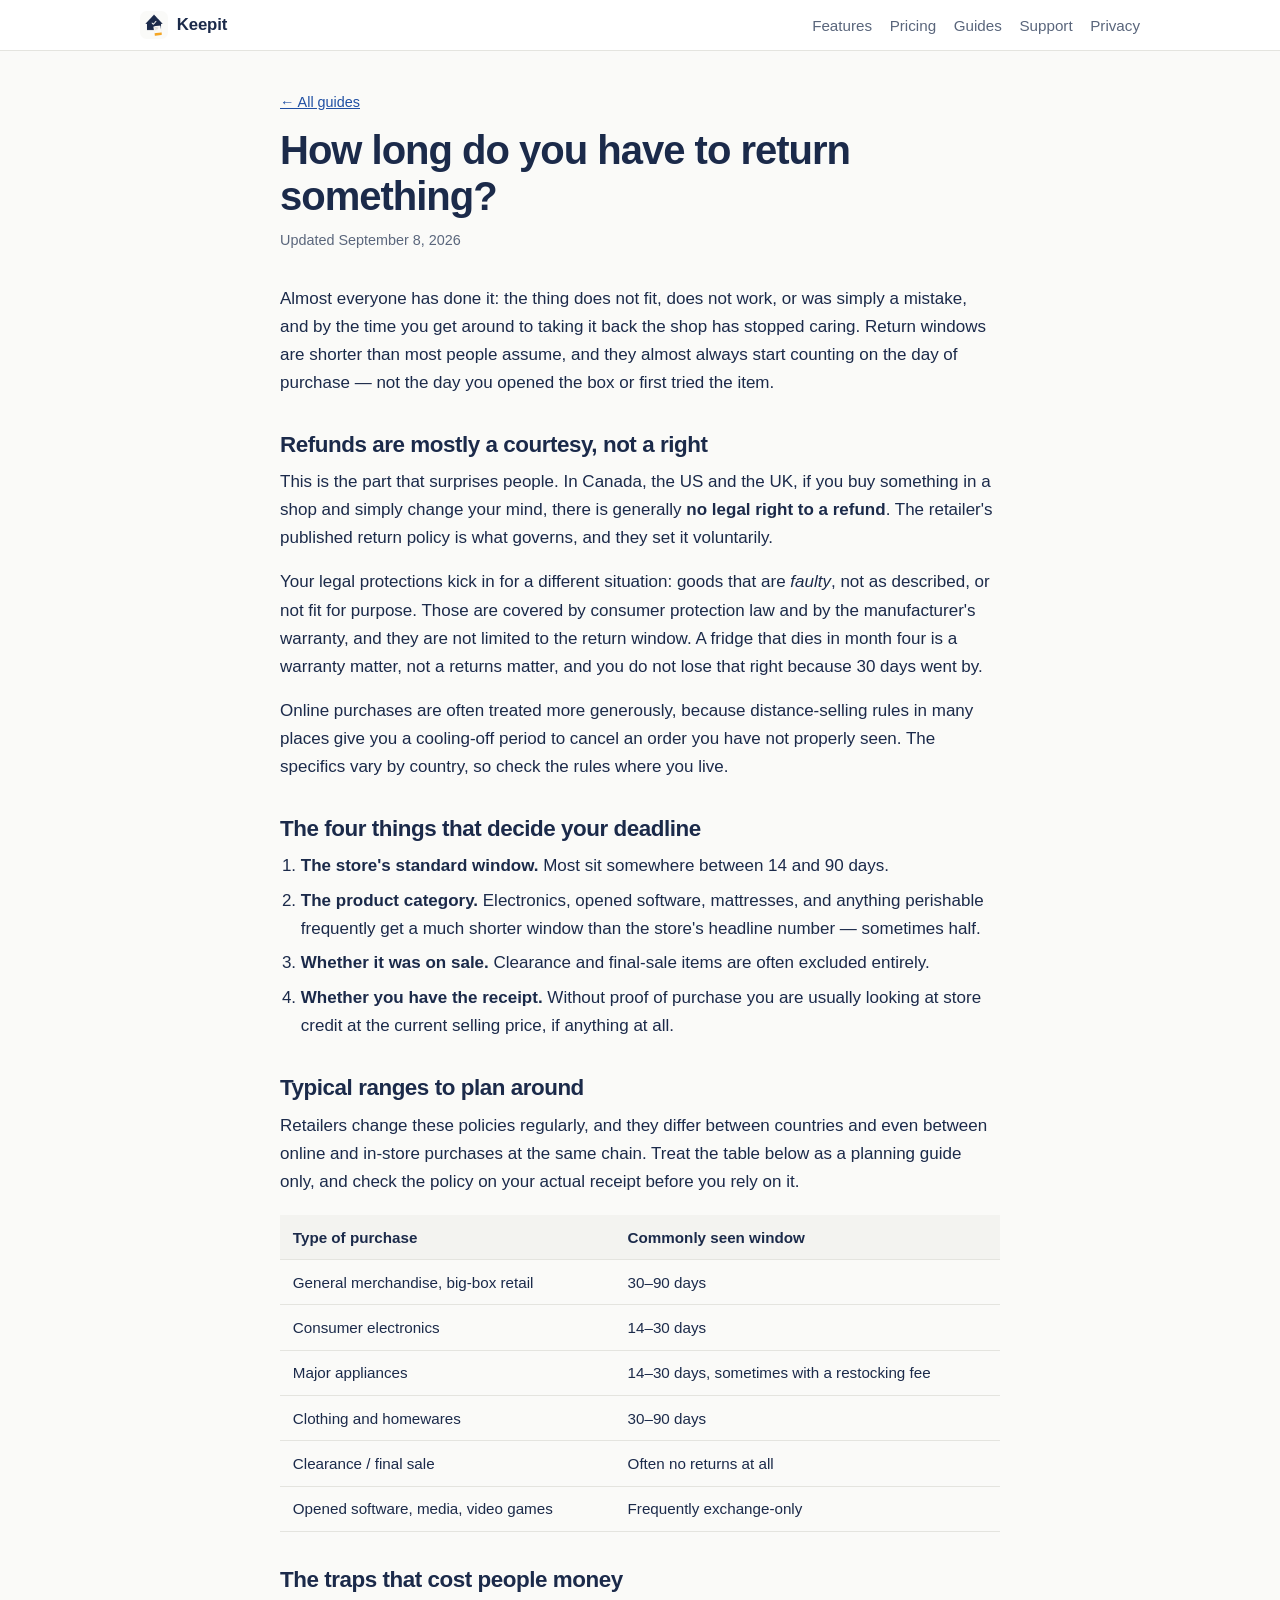
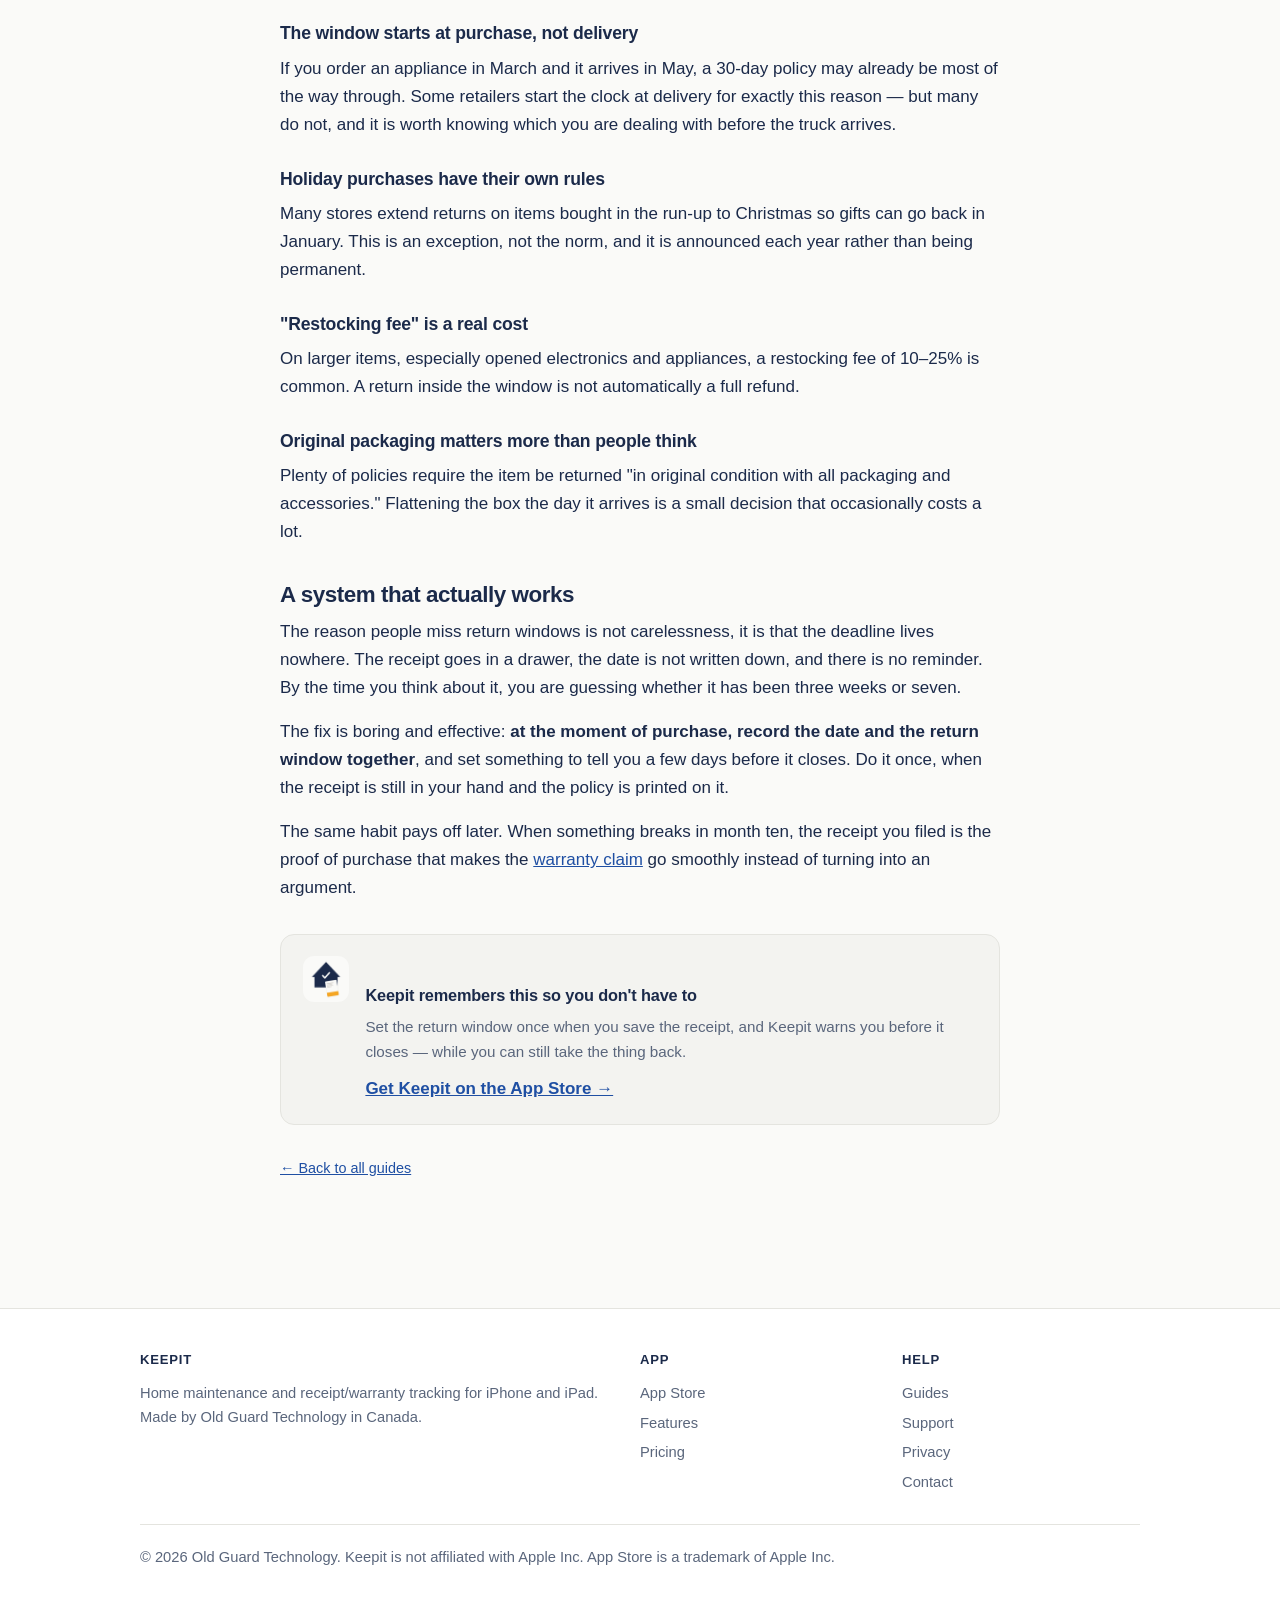
<file: guides/how-long-do-i-have-to-return-something/index.html>
<!DOCTYPE html>
<html lang="en">
<head>
<meta charset="utf-8">
<meta name="viewport" content="width=device-width, initial-scale=1">

<title>How Long Do You Have to Return Something? Return Windows Explained | Keepit</title>
<meta name="description" content="Return windows are shorter than most people assume and start on the day you buy, not the day you open the box. Here is how to work out your deadline and stop missing it.">
<link rel="canonical" href="https://keepitapp.ca/guides/how-long-do-i-have-to-return-something/">

<meta name="theme-color" content="#1b2a4a">
<meta property="og:type" content="article">
<meta property="og:site_name" content="Keepit">
<meta property="og:title" content="How long do you have to return something?">
<meta property="og:description" content="Return windows are shorter than most people assume and start on the day you buy, not the day you open the box. Here is how to work out your deadline and stop missing it.">
<meta property="og:url" content="https://keepitapp.ca/guides/how-long-do-i-have-to-return-something/">
<meta property="og:image" content="https://keepitapp.ca/assets/img/og-image.png">
<meta name="twitter:card" content="summary_large_image">
<meta name="twitter:image" content="https://keepitapp.ca/assets/img/og-image.png">

<link rel="icon" href="../../assets/img/icon-192.png" sizes="192x192">
<link rel="apple-touch-icon" href="../../assets/img/icon-180.png">
<link rel="stylesheet" href="../../assets/css/site.css">

<script type="application/ld+json">
{
  "@context": "https://schema.org",
  "@type": "Article",
  "headline": "How long do you have to return something?",
  "description": "Return windows are shorter than most people assume and start on the day you buy, not the day you open the box. Here is how to work out your deadline and stop missing it.",
  "datePublished": "2026-09-08",
  "dateModified": "2026-09-08",
  "mainEntityOfPage": { "@type": "WebPage", "@id": "https://keepitapp.ca/guides/how-long-do-i-have-to-return-something/" },
  "image": "https://keepitapp.ca/assets/img/og-image.png",
  "author": { "@type": "Organization", "name": "Old Guard Technology" },
  "publisher": {
    "@type": "Organization",
    "name": "Keepit",
    "logo": { "@type": "ImageObject", "url": "https://keepitapp.ca/assets/img/icon-512.png" }
  }
}
</script>
<!-- Cloudflare Web Analytics --><script type='module' src='https://static.cloudflareinsights.com/beacon.min.js' data-cf-beacon='{"token": "0baf6ab7ef5d4351aaba33d0d373c29c"}'></script><!-- End Cloudflare Web Analytics -->
</head>
<body>
<a class="skip" href="#main">Skip to content</a>

<header class="site-header">
  <div class="wrap-wide">
    <a class="brand" href="../../">
      <img src="../../assets/img/icon-192.png" alt="" width="28" height="28">
      Keepit
    </a>
    <nav class="site-nav" aria-label="Main">
      <a href="../../#features">Features</a>
      <a href="../../#pricing">Pricing</a>
      <a href="../">Guides</a>
      <a href="../../support/">Support</a>
      <a href="../../privacy/">Privacy</a>
    </nav>
  </div>
</header>

<main id="main" class="wrap prose">
  <p class="meta" style="margin-bottom:.75rem;"><a href="../">&larr; All guides</a></p>
  <h1>How long do you have to return something?</h1>
  <p class="meta">Updated September 8, 2026</p>


  <p>Almost everyone has done it: the thing does not fit, does not work, or was
  simply a mistake, and by the time you get around to taking it back the shop has
  stopped caring. Return windows are shorter than most people assume, and they
  almost always start counting on the day of purchase &mdash; not the day you opened
  the box or first tried the item.</p>

  <h2>Refunds are mostly a courtesy, not a right</h2>

  <p>This is the part that surprises people. In Canada, the US and the UK, if you
  buy something in a shop and simply change your mind, there is generally
  <strong>no legal right to a refund</strong>. The retailer's published return
  policy is what governs, and they set it voluntarily.</p>

  <p>Your legal protections kick in for a different situation: goods that are
  <em>faulty</em>, not as described, or not fit for purpose. Those are covered by
  consumer protection law and by the manufacturer's warranty, and they are not
  limited to the return window. A fridge that dies in month four is a warranty
  matter, not a returns matter, and you do not lose that right because 30 days
  went by.</p>

  <p>Online purchases are often treated more generously, because distance-selling
  rules in many places give you a cooling-off period to cancel an order you have
  not properly seen. The specifics vary by country, so check the rules where you
  live.</p>

  <h2>The four things that decide your deadline</h2>

  <ol>
    <li><strong>The store's standard window.</strong> Most sit somewhere between
        14 and 90 days.</li>
    <li><strong>The product category.</strong> Electronics, opened software,
        mattresses, and anything perishable frequently get a much shorter window
        than the store's headline number &mdash; sometimes half.</li>
    <li><strong>Whether it was on sale.</strong> Clearance and final-sale items are
        often excluded entirely.</li>
    <li><strong>Whether you have the receipt.</strong> Without proof of purchase you
        are usually looking at store credit at the current selling price, if
        anything at all.</li>
  </ol>

  <h2>Typical ranges to plan around</h2>

  <p>Retailers change these policies regularly, and they differ between countries
  and even between online and in-store purchases at the same chain. Treat the
  table below as a planning guide only, and check the policy on your actual
  receipt before you rely on it.</p>

  <table>
    <thead>
      <tr><th>Type of purchase</th><th>Commonly seen window</th></tr>
    </thead>
    <tbody>
      <tr><td>General merchandise, big-box retail</td><td>30&ndash;90 days</td></tr>
      <tr><td>Consumer electronics</td><td>14&ndash;30 days</td></tr>
      <tr><td>Major appliances</td><td>14&ndash;30 days, sometimes with a restocking fee</td></tr>
      <tr><td>Clothing and homewares</td><td>30&ndash;90 days</td></tr>
      <tr><td>Clearance / final sale</td><td>Often no returns at all</td></tr>
      <tr><td>Opened software, media, video games</td><td>Frequently exchange-only</td></tr>
    </tbody>
  </table>

  <h2>The traps that cost people money</h2>

  <h3>The window starts at purchase, not delivery</h3>
  <p>If you order an appliance in March and it arrives in May, a 30-day policy may
  already be most of the way through. Some retailers start the clock at delivery
  for exactly this reason &mdash; but many do not, and it is worth knowing which
  you are dealing with before the truck arrives.</p>

  <h3>Holiday purchases have their own rules</h3>
  <p>Many stores extend returns on items bought in the run-up to Christmas so gifts
  can go back in January. This is an exception, not the norm, and it is announced
  each year rather than being permanent.</p>

  <h3>"Restocking fee" is a real cost</h3>
  <p>On larger items, especially opened electronics and appliances, a restocking
  fee of 10&ndash;25% is common. A return inside the window is not automatically a
  full refund.</p>

  <h3>Original packaging matters more than people think</h3>
  <p>Plenty of policies require the item be returned "in original condition with all
  packaging and accessories." Flattening the box the day it arrives is a small
  decision that occasionally costs a lot.</p>

  <h2>A system that actually works</h2>

  <p>The reason people miss return windows is not carelessness, it is that the
  deadline lives nowhere. The receipt goes in a drawer, the date is not written
  down, and there is no reminder. By the time you think about it, you are guessing
  whether it has been three weeks or seven.</p>

  <p>The fix is boring and effective: <strong>at the moment of purchase, record the
  date and the return window together</strong>, and set something to tell you a few
  days before it closes. Do it once, when the receipt is still in your hand and the
  policy is printed on it.</p>

  <p>The same habit pays off later. When something breaks in month ten, the receipt
  you filed is the proof of purchase that makes the
  <a href="../do-i-need-a-receipt-for-a-warranty-claim/">warranty claim</a> go
  smoothly instead of turning into an argument.</p>


  <div class="plug">
    <img src="../../assets/img/icon-192.png" alt="" width="46" height="46">
    <div>
      <h3>Keepit remembers this so you don't have to</h3>
      <p>Set the return window once when you save the receipt, and Keepit warns you before it closes — while you can still take the thing back.</p>
      <a href="/get/">Get Keepit on the App Store &rarr;</a>
    </div>
  </div>

  <p class="meta" style="margin-top:2rem;"><a href="../">&larr; Back to all guides</a></p>
</main>

<footer class="site-footer">
  <div class="wrap-wide">
    <div class="cols">
      <div>
        <h4>Keepit</h4>
        <p>Home maintenance and receipt/warranty tracking for iPhone and iPad.
           Made by Old Guard Technology in Canada.</p>
      </div>
      <div>
        <h4>App</h4>
        <ul>
          <li><a href="/get/">App Store</a></li>
          <li><a href="../../#features">Features</a></li>
          <li><a href="../../#pricing">Pricing</a></li>
        </ul>
      </div>
      <div>
        <h4>Help</h4>
        <ul>
          <li><a href="../">Guides</a></li>
          <li><a href="../../support/">Support</a></li>
          <li><a href="../../privacy/">Privacy</a></li>
          <li><a href="mailto:support@keepitapp.ca">Contact</a></li>
        </ul>
      </div>
    </div>
    <div class="legal">
      <p>&copy; 2026 Old Guard Technology. Keepit is not affiliated with Apple Inc.
         App Store is a trademark of Apple Inc.</p>
    </div>
  </div>
</footer>
</body>
</html>
</file>
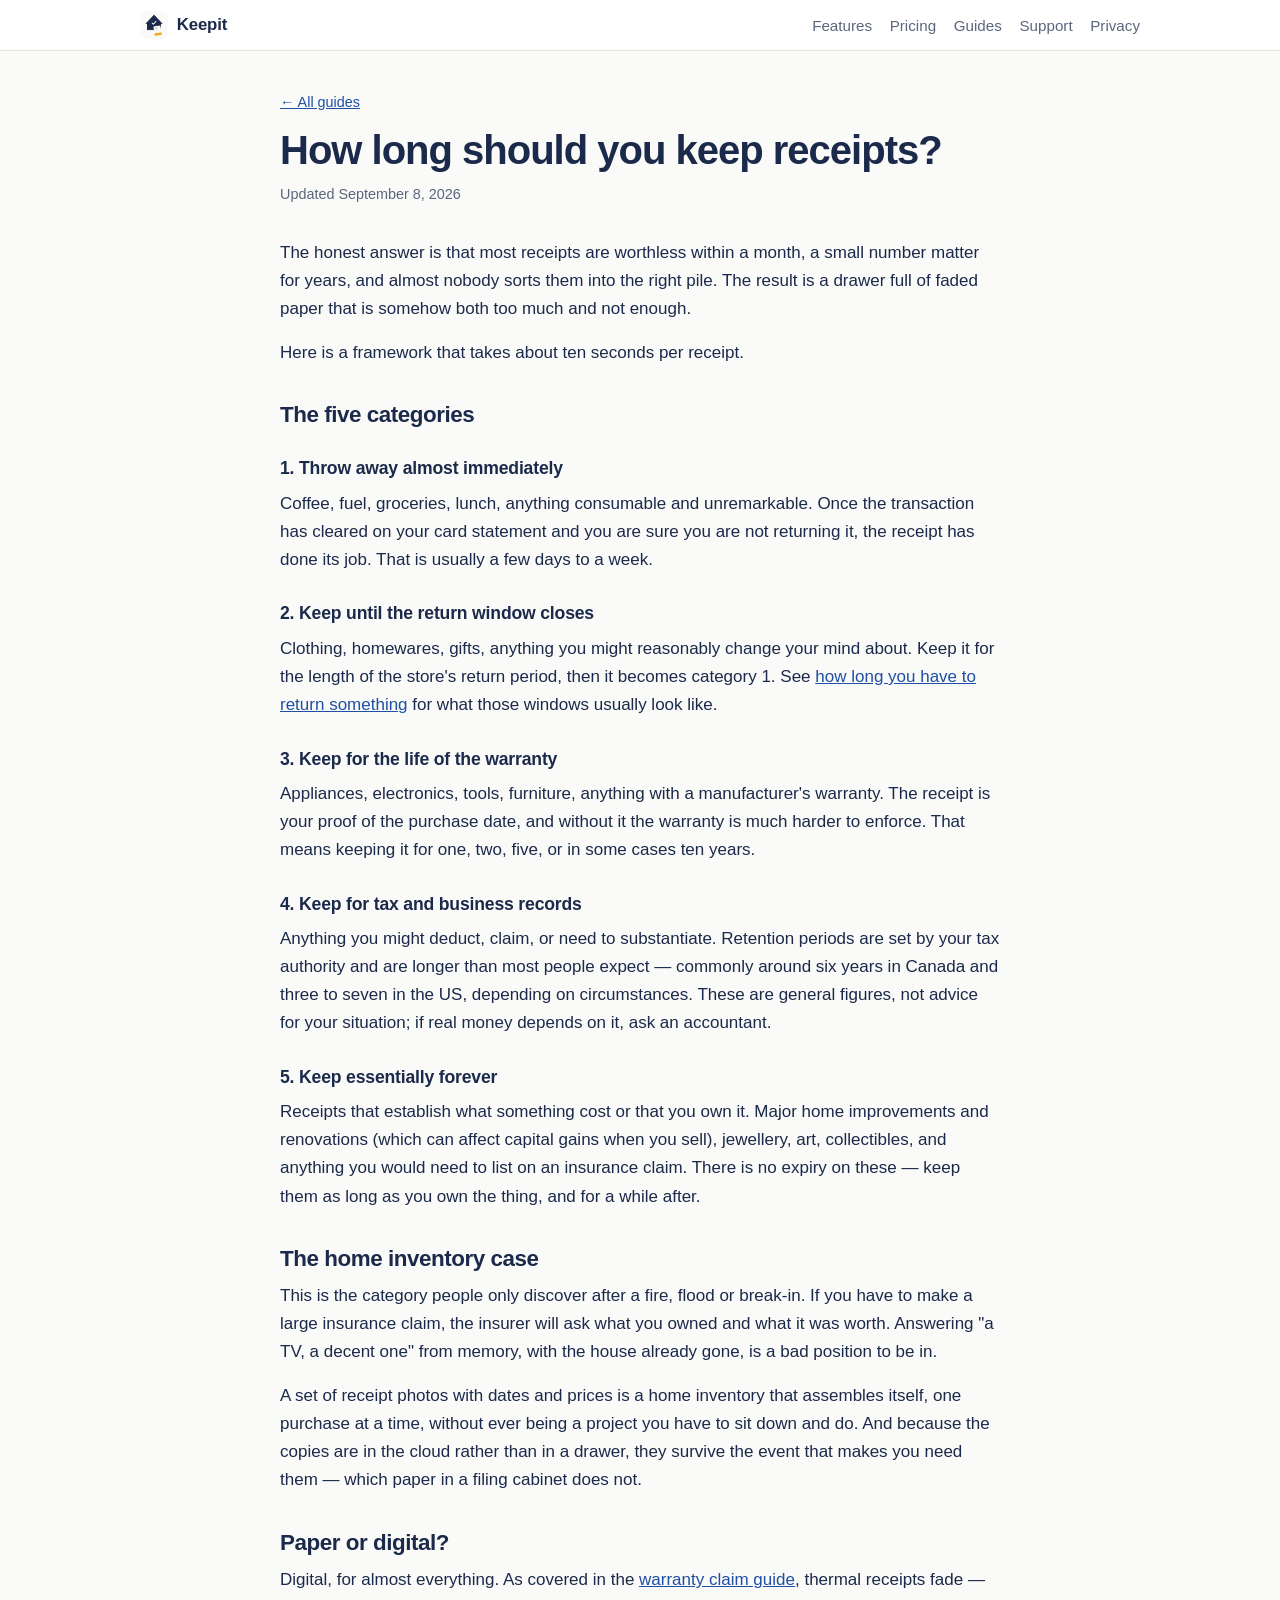
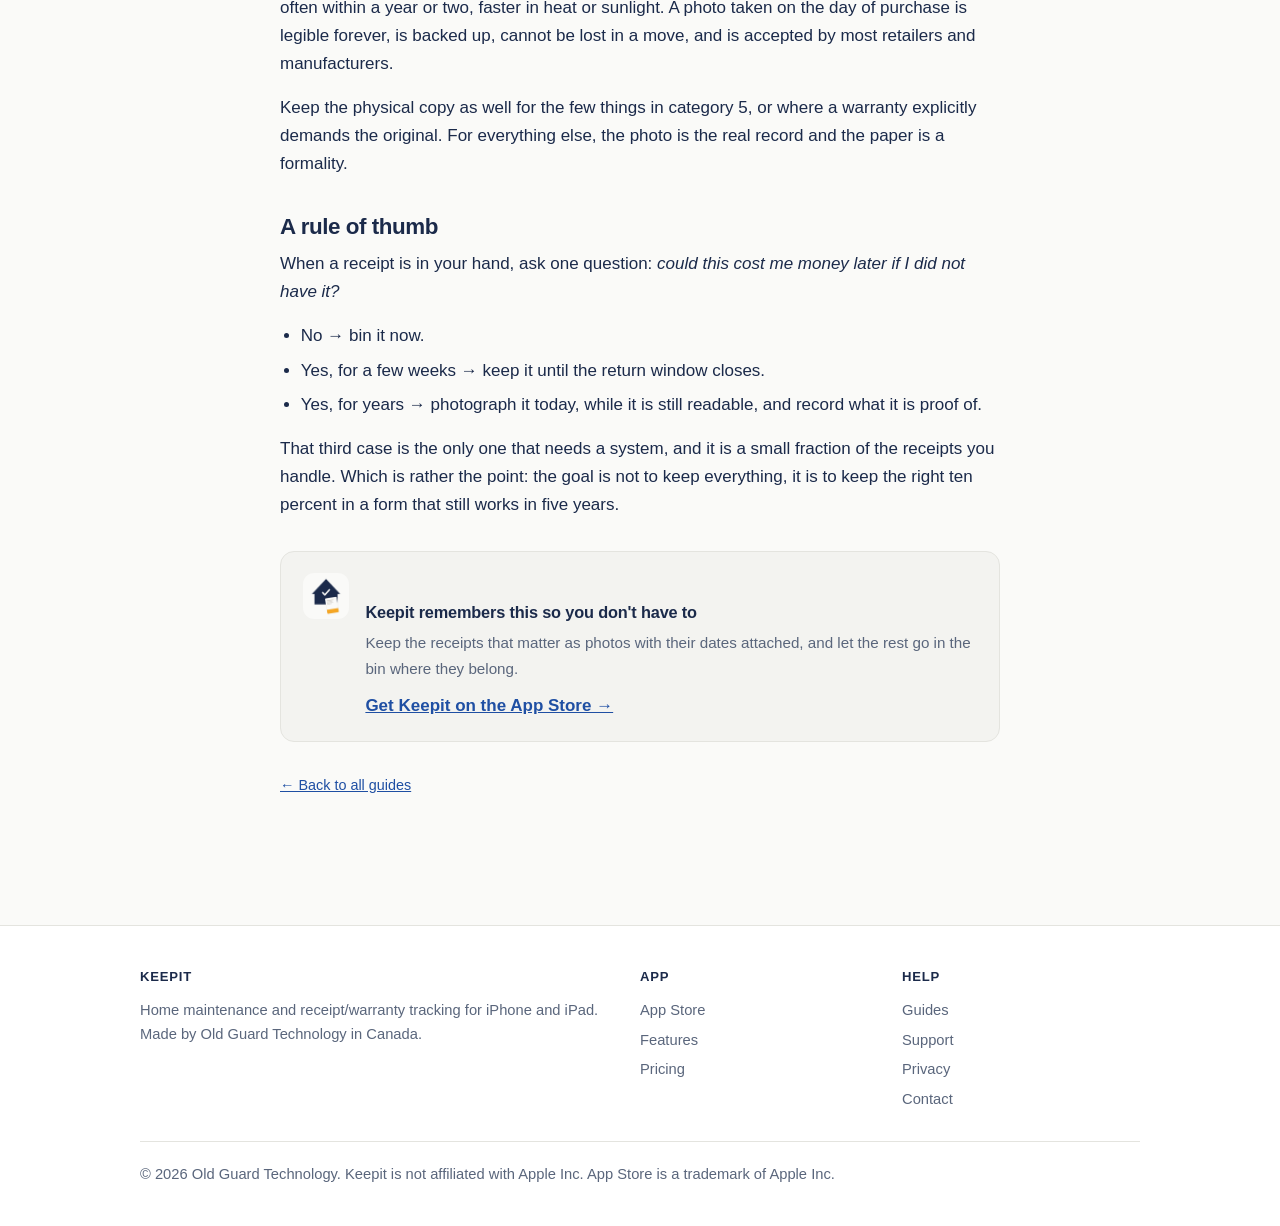
<file: guides/how-long-should-you-keep-receipts/index.html>
<!DOCTYPE html>
<html lang="en">
<head>
<meta charset="utf-8">
<meta name="viewport" content="width=device-width, initial-scale=1">

<title>How Long Should You Keep Receipts? A Practical Guide | Keepit</title>
<meta name="description" content="Different receipts have completely different useful lifespans — from a week to permanently. A simple framework for what to keep, for how long, and what to throw out today.">
<link rel="canonical" href="https://keepitapp.ca/guides/how-long-should-you-keep-receipts/">

<meta name="theme-color" content="#1b2a4a">
<meta property="og:type" content="article">
<meta property="og:site_name" content="Keepit">
<meta property="og:title" content="How long should you keep receipts?">
<meta property="og:description" content="Different receipts have completely different useful lifespans — from a week to permanently. A simple framework for what to keep, for how long, and what to throw out today.">
<meta property="og:url" content="https://keepitapp.ca/guides/how-long-should-you-keep-receipts/">
<meta property="og:image" content="https://keepitapp.ca/assets/img/og-image.png">
<meta name="twitter:card" content="summary_large_image">
<meta name="twitter:image" content="https://keepitapp.ca/assets/img/og-image.png">

<link rel="icon" href="../../assets/img/icon-192.png" sizes="192x192">
<link rel="apple-touch-icon" href="../../assets/img/icon-180.png">
<link rel="stylesheet" href="../../assets/css/site.css">

<script type="application/ld+json">
{
  "@context": "https://schema.org",
  "@type": "Article",
  "headline": "How long should you keep receipts?",
  "description": "Different receipts have completely different useful lifespans \u2014 from a week to permanently. A simple framework for what to keep, for how long, and what to throw out today.",
  "datePublished": "2026-09-08",
  "dateModified": "2026-09-08",
  "mainEntityOfPage": { "@type": "WebPage", "@id": "https://keepitapp.ca/guides/how-long-should-you-keep-receipts/" },
  "image": "https://keepitapp.ca/assets/img/og-image.png",
  "author": { "@type": "Organization", "name": "Old Guard Technology" },
  "publisher": {
    "@type": "Organization",
    "name": "Keepit",
    "logo": { "@type": "ImageObject", "url": "https://keepitapp.ca/assets/img/icon-512.png" }
  }
}
</script>
<!-- Cloudflare Web Analytics --><script type='module' src='https://static.cloudflareinsights.com/beacon.min.js' data-cf-beacon='{"token": "0baf6ab7ef5d4351aaba33d0d373c29c"}'></script><!-- End Cloudflare Web Analytics -->
</head>
<body>
<a class="skip" href="#main">Skip to content</a>

<header class="site-header">
  <div class="wrap-wide">
    <a class="brand" href="../../">
      <img src="../../assets/img/icon-192.png" alt="" width="28" height="28">
      Keepit
    </a>
    <nav class="site-nav" aria-label="Main">
      <a href="../../#features">Features</a>
      <a href="../../#pricing">Pricing</a>
      <a href="../">Guides</a>
      <a href="../../support/">Support</a>
      <a href="../../privacy/">Privacy</a>
    </nav>
  </div>
</header>

<main id="main" class="wrap prose">
  <p class="meta" style="margin-bottom:.75rem;"><a href="../">&larr; All guides</a></p>
  <h1>How long should you keep receipts?</h1>
  <p class="meta">Updated September 8, 2026</p>


  <p>The honest answer is that most receipts are worthless within a month, a small
  number matter for years, and almost nobody sorts them into the right pile. The
  result is a drawer full of faded paper that is somehow both too much and not
  enough.</p>

  <p>Here is a framework that takes about ten seconds per receipt.</p>

  <h2>The five categories</h2>

  <h3>1. Throw away almost immediately</h3>
  <p>Coffee, fuel, groceries, lunch, anything consumable and unremarkable. Once the
  transaction has cleared on your card statement and you are sure you are not
  returning it, the receipt has done its job. That is usually a few days to a week.</p>

  <h3>2. Keep until the return window closes</h3>
  <p>Clothing, homewares, gifts, anything you might reasonably change your mind
  about. Keep it for the length of the store's return period, then it becomes
  category 1. See <a href="../how-long-do-i-have-to-return-something/">how long you
  have to return something</a> for what those windows usually look like.</p>

  <h3>3. Keep for the life of the warranty</h3>
  <p>Appliances, electronics, tools, furniture, anything with a manufacturer's
  warranty. The receipt is your proof of the purchase date, and without it the
  warranty is much harder to enforce. That means keeping it for one, two, five, or
  in some cases ten years.</p>

  <h3>4. Keep for tax and business records</h3>
  <p>Anything you might deduct, claim, or need to substantiate. Retention periods
  are set by your tax authority and are longer than most people expect &mdash;
  commonly around six years in Canada and three to seven in the US, depending on
  circumstances. These are general figures, not advice for your situation; if real
  money depends on it, ask an accountant.</p>

  <h3>5. Keep essentially forever</h3>
  <p>Receipts that establish what something cost or that you own it. Major home
  improvements and renovations (which can affect capital gains when you sell),
  jewellery, art, collectibles, and anything you would need to list on an insurance
  claim. There is no expiry on these &mdash; keep them as long as you own the thing,
  and for a while after.</p>

  <h2>The home inventory case</h2>

  <p>This is the category people only discover after a fire, flood or break-in. If
  you have to make a large insurance claim, the insurer will ask what you owned and
  what it was worth. Answering "a TV, a decent one" from memory, with the house
  already gone, is a bad position to be in.</p>

  <p>A set of receipt photos with dates and prices is a home inventory that assembles
  itself, one purchase at a time, without ever being a project you have to sit down
  and do. And because the copies are in the cloud rather than in a drawer, they
  survive the event that makes you need them &mdash; which paper in a filing cabinet
  does not.</p>

  <h2>Paper or digital?</h2>

  <p>Digital, for almost everything. As covered in the
  <a href="../do-i-need-a-receipt-for-a-warranty-claim/">warranty claim guide</a>,
  thermal receipts fade &mdash; often within a year or two, faster in heat or
  sunlight. A photo taken on the day of purchase is legible forever, is backed up,
  cannot be lost in a move, and is accepted by most retailers and manufacturers.</p>

  <p>Keep the physical copy as well for the few things in category 5, or where a
  warranty explicitly demands the original. For everything else, the photo is the
  real record and the paper is a formality.</p>

  <h2>A rule of thumb</h2>

  <p>When a receipt is in your hand, ask one question: <em>could this cost me money
  later if I did not have it?</em></p>

  <ul>
    <li>No &rarr; bin it now.</li>
    <li>Yes, for a few weeks &rarr; keep it until the return window closes.</li>
    <li>Yes, for years &rarr; photograph it today, while it is still readable, and
        record what it is proof of.</li>
  </ul>

  <p>That third case is the only one that needs a system, and it is a small
  fraction of the receipts you handle. Which is rather the point: the goal is not to
  keep everything, it is to keep the right ten percent in a form that still works
  in five years.</p>


  <div class="plug">
    <img src="../../assets/img/icon-192.png" alt="" width="46" height="46">
    <div>
      <h3>Keepit remembers this so you don't have to</h3>
      <p>Keep the receipts that matter as photos with their dates attached, and let the rest go in the bin where they belong.</p>
      <a href="/get/">Get Keepit on the App Store &rarr;</a>
    </div>
  </div>

  <p class="meta" style="margin-top:2rem;"><a href="../">&larr; Back to all guides</a></p>
</main>

<footer class="site-footer">
  <div class="wrap-wide">
    <div class="cols">
      <div>
        <h4>Keepit</h4>
        <p>Home maintenance and receipt/warranty tracking for iPhone and iPad.
           Made by Old Guard Technology in Canada.</p>
      </div>
      <div>
        <h4>App</h4>
        <ul>
          <li><a href="/get/">App Store</a></li>
          <li><a href="../../#features">Features</a></li>
          <li><a href="../../#pricing">Pricing</a></li>
        </ul>
      </div>
      <div>
        <h4>Help</h4>
        <ul>
          <li><a href="../">Guides</a></li>
          <li><a href="../../support/">Support</a></li>
          <li><a href="../../privacy/">Privacy</a></li>
          <li><a href="mailto:support@keepitapp.ca">Contact</a></li>
        </ul>
      </div>
    </div>
    <div class="legal">
      <p>&copy; 2026 Old Guard Technology. Keepit is not affiliated with Apple Inc.
         App Store is a trademark of Apple Inc.</p>
    </div>
  </div>
</footer>
</body>
</html>
</file>
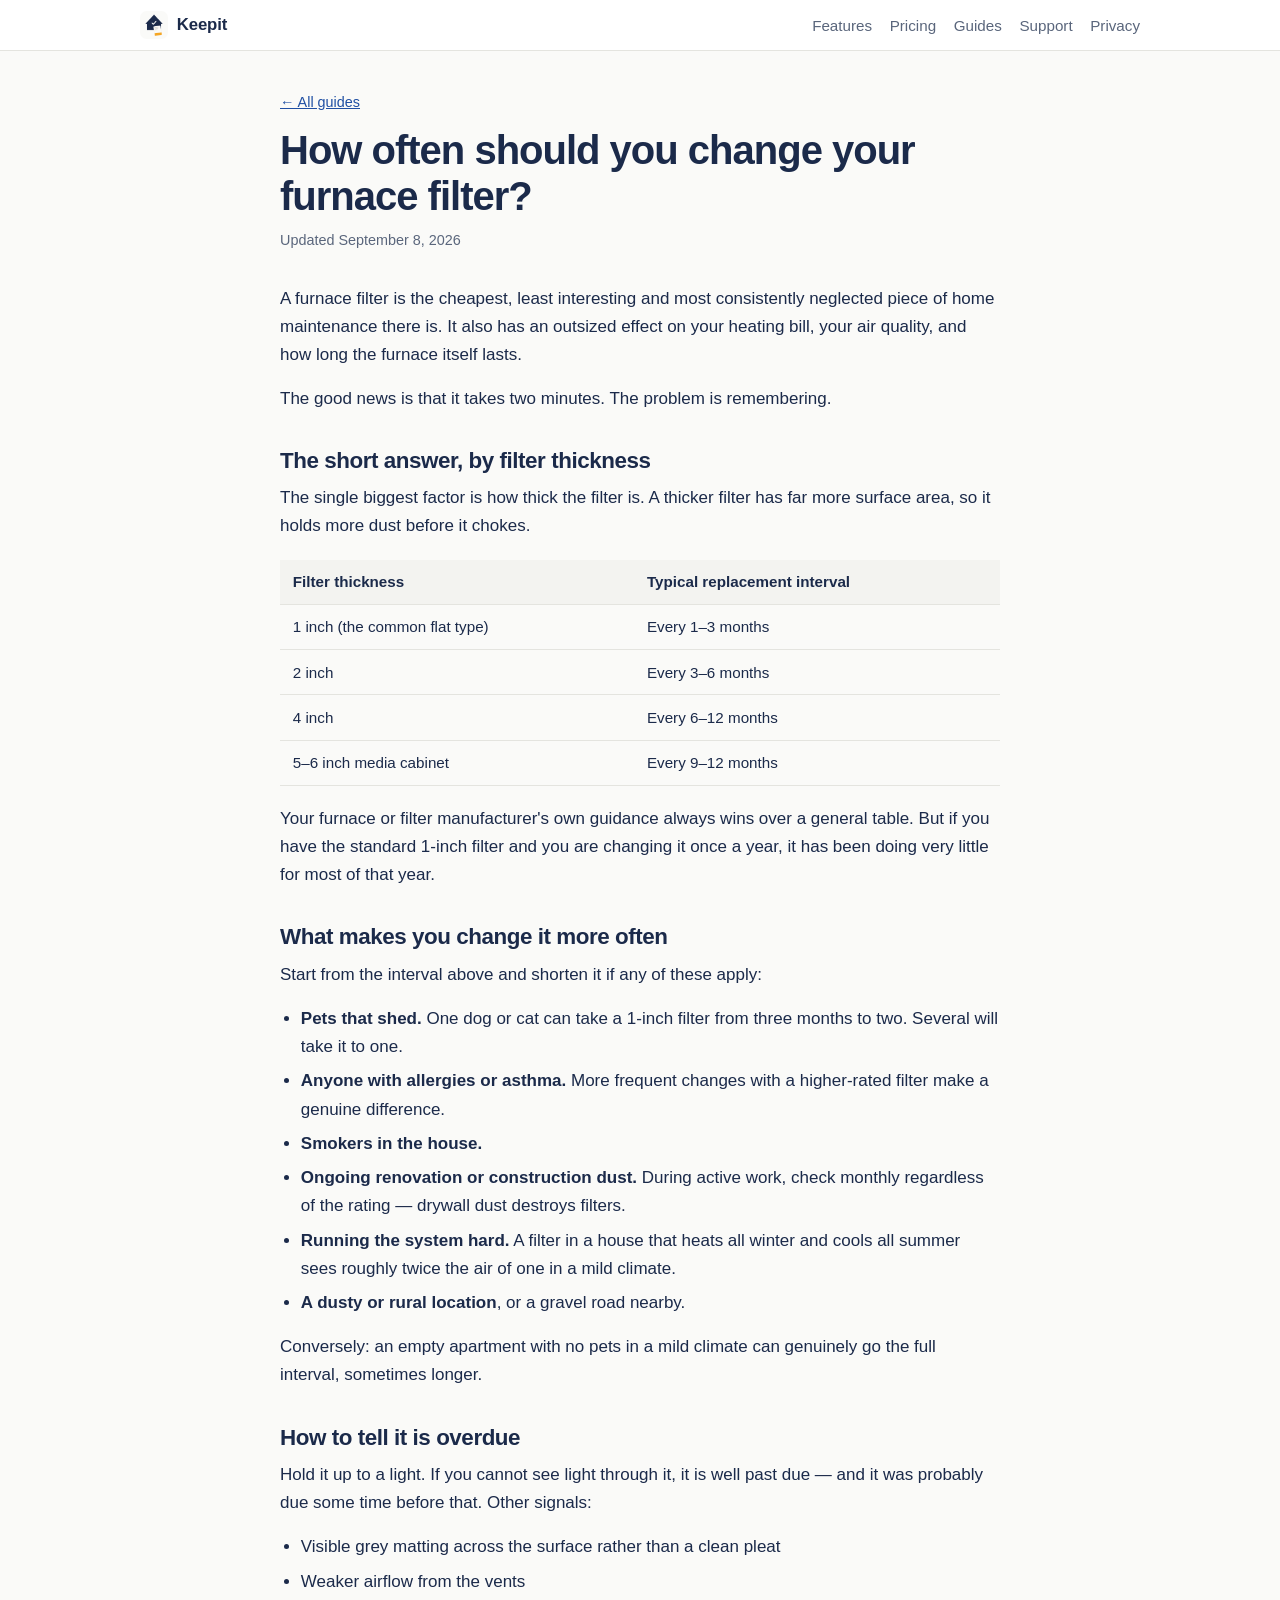
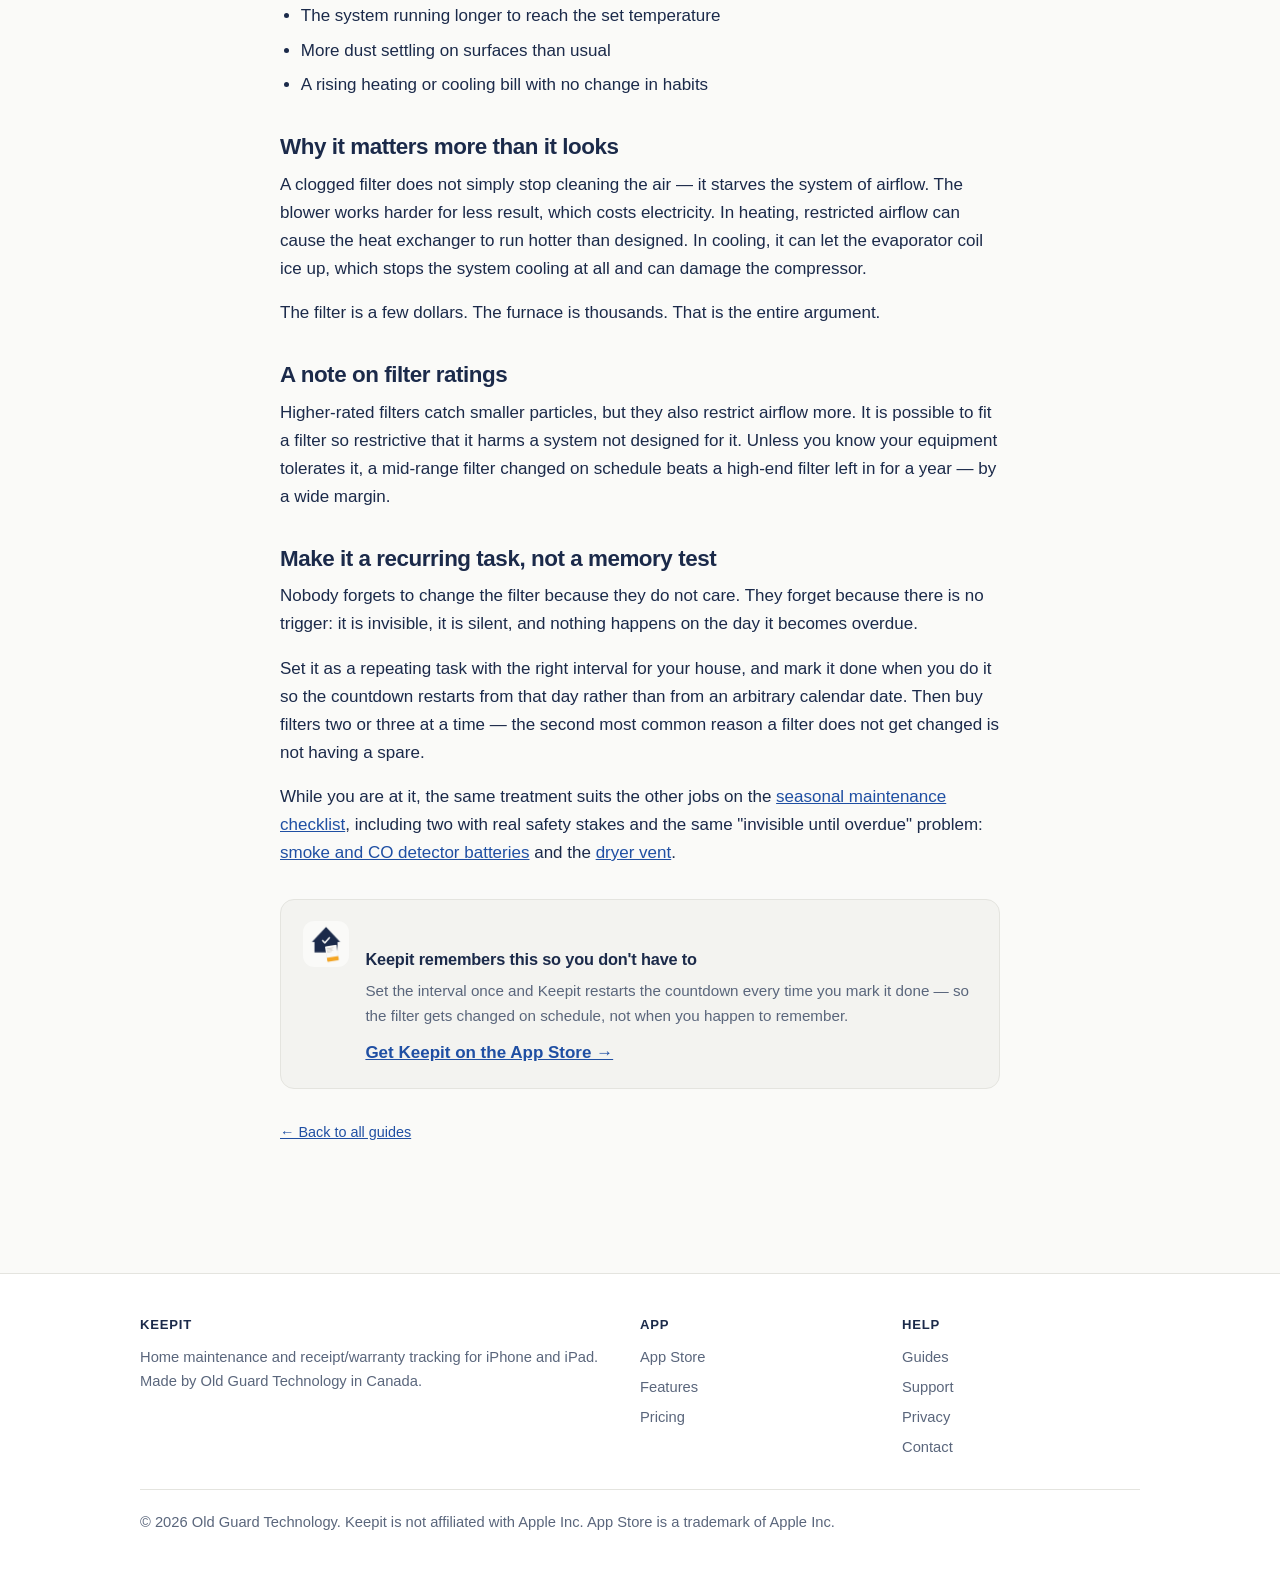
<file: guides/how-often-to-change-furnace-filter/index.html>
<!DOCTYPE html>
<html lang="en">
<head>
<meta charset="utf-8">
<meta name="viewport" content="width=device-width, initial-scale=1">

<title>How Often Should You Change Your Furnace Filter? | Keepit</title>
<meta name="description" content="Filter change intervals depend far more on thickness and household conditions than on the number printed on the box. A practical schedule, plus how to tell when yours is overdue.">
<link rel="canonical" href="https://keepitapp.ca/guides/how-often-to-change-furnace-filter/">

<meta name="theme-color" content="#1b2a4a">
<meta property="og:type" content="article">
<meta property="og:site_name" content="Keepit">
<meta property="og:title" content="How often should you change your furnace filter?">
<meta property="og:description" content="Filter change intervals depend far more on thickness and household conditions than on the number printed on the box. A practical schedule, plus how to tell when yours is overdue.">
<meta property="og:url" content="https://keepitapp.ca/guides/how-often-to-change-furnace-filter/">
<meta property="og:image" content="https://keepitapp.ca/assets/img/og-image.png">
<meta name="twitter:card" content="summary_large_image">
<meta name="twitter:image" content="https://keepitapp.ca/assets/img/og-image.png">

<link rel="icon" href="../../assets/img/icon-192.png" sizes="192x192">
<link rel="apple-touch-icon" href="../../assets/img/icon-180.png">
<link rel="stylesheet" href="../../assets/css/site.css">

<script type="application/ld+json">
{
  "@context": "https://schema.org",
  "@type": "Article",
  "headline": "How often should you change your furnace filter?",
  "description": "Filter change intervals depend far more on thickness and household conditions than on the number printed on the box. A practical schedule, plus how to tell when yours is overdue.",
  "datePublished": "2026-09-08",
  "dateModified": "2026-09-08",
  "mainEntityOfPage": { "@type": "WebPage", "@id": "https://keepitapp.ca/guides/how-often-to-change-furnace-filter/" },
  "image": "https://keepitapp.ca/assets/img/og-image.png",
  "author": { "@type": "Organization", "name": "Old Guard Technology" },
  "publisher": {
    "@type": "Organization",
    "name": "Keepit",
    "logo": { "@type": "ImageObject", "url": "https://keepitapp.ca/assets/img/icon-512.png" }
  }
}
</script>
<!-- Cloudflare Web Analytics --><script type='module' src='https://static.cloudflareinsights.com/beacon.min.js' data-cf-beacon='{"token": "0baf6ab7ef5d4351aaba33d0d373c29c"}'></script><!-- End Cloudflare Web Analytics -->
</head>
<body>
<a class="skip" href="#main">Skip to content</a>

<header class="site-header">
  <div class="wrap-wide">
    <a class="brand" href="../../">
      <img src="../../assets/img/icon-192.png" alt="" width="28" height="28">
      Keepit
    </a>
    <nav class="site-nav" aria-label="Main">
      <a href="../../#features">Features</a>
      <a href="../../#pricing">Pricing</a>
      <a href="../">Guides</a>
      <a href="../../support/">Support</a>
      <a href="../../privacy/">Privacy</a>
    </nav>
  </div>
</header>

<main id="main" class="wrap prose">
  <p class="meta" style="margin-bottom:.75rem;"><a href="../">&larr; All guides</a></p>
  <h1>How often should you change your furnace filter?</h1>
  <p class="meta">Updated September 8, 2026</p>


  <p>A furnace filter is the cheapest, least interesting and most consistently
  neglected piece of home maintenance there is. It also has an outsized effect on
  your heating bill, your air quality, and how long the furnace itself lasts.</p>

  <p>The good news is that it takes two minutes. The problem is remembering.</p>

  <h2>The short answer, by filter thickness</h2>

  <p>The single biggest factor is how thick the filter is. A thicker filter has far
  more surface area, so it holds more dust before it chokes.</p>

  <table>
    <thead>
      <tr><th>Filter thickness</th><th>Typical replacement interval</th></tr>
    </thead>
    <tbody>
      <tr><td>1 inch (the common flat type)</td><td>Every 1&ndash;3 months</td></tr>
      <tr><td>2 inch</td><td>Every 3&ndash;6 months</td></tr>
      <tr><td>4 inch</td><td>Every 6&ndash;12 months</td></tr>
      <tr><td>5&ndash;6 inch media cabinet</td><td>Every 9&ndash;12 months</td></tr>
    </tbody>
  </table>

  <p>Your furnace or filter manufacturer's own guidance always wins over a general
  table. But if you have the standard 1-inch filter and you are changing it once a
  year, it has been doing very little for most of that year.</p>

  <h2>What makes you change it more often</h2>

  <p>Start from the interval above and shorten it if any of these apply:</p>

  <ul>
    <li><strong>Pets that shed.</strong> One dog or cat can take a 1-inch filter from
        three months to two. Several will take it to one.</li>
    <li><strong>Anyone with allergies or asthma.</strong> More frequent changes with
        a higher-rated filter make a genuine difference.</li>
    <li><strong>Smokers in the house.</strong></li>
    <li><strong>Ongoing renovation or construction dust.</strong> During active work,
        check monthly regardless of the rating &mdash; drywall dust destroys filters.</li>
    <li><strong>Running the system hard.</strong> A filter in a house that heats all
        winter and cools all summer sees roughly twice the air of one in a mild
        climate.</li>
    <li><strong>A dusty or rural location</strong>, or a gravel road nearby.</li>
  </ul>

  <p>Conversely: an empty apartment with no pets in a mild climate can genuinely go
  the full interval, sometimes longer.</p>

  <h2>How to tell it is overdue</h2>

  <p>Hold it up to a light. If you cannot see light through it, it is well past due
  &mdash; and it was probably due some time before that. Other signals:</p>

  <ul>
    <li>Visible grey matting across the surface rather than a clean pleat</li>
    <li>Weaker airflow from the vents</li>
    <li>The system running longer to reach the set temperature</li>
    <li>More dust settling on surfaces than usual</li>
    <li>A rising heating or cooling bill with no change in habits</li>
  </ul>

  <h2>Why it matters more than it looks</h2>

  <p>A clogged filter does not simply stop cleaning the air &mdash; it starves the
  system of airflow. The blower works harder for less result, which costs
  electricity. In heating, restricted airflow can cause the heat exchanger to run
  hotter than designed. In cooling, it can let the evaporator coil ice up, which
  stops the system cooling at all and can damage the compressor.</p>

  <p>The filter is a few dollars. The furnace is thousands. That is the entire
  argument.</p>

  <h2>A note on filter ratings</h2>

  <p>Higher-rated filters catch smaller particles, but they also restrict airflow
  more. It is possible to fit a filter so restrictive that it harms a system not
  designed for it. Unless you know your equipment tolerates it, a mid-range filter
  changed on schedule beats a high-end filter left in for a year &mdash; by a wide
  margin.</p>

  <h2>Make it a recurring task, not a memory test</h2>

  <p>Nobody forgets to change the filter because they do not care. They forget
  because there is no trigger: it is invisible, it is silent, and nothing happens on
  the day it becomes overdue.</p>

  <p>Set it as a repeating task with the right interval for your house, and mark it
  done when you do it so the countdown restarts from that day rather than from an
  arbitrary calendar date. Then buy filters two or three at a time &mdash; the
  second most common reason a filter does not get changed is not having a spare.</p>

  <p>While you are at it, the same treatment suits the other jobs on the
  <a href="../seasonal-home-maintenance-checklist/">seasonal maintenance
  checklist</a>, including two with real safety stakes and the same "invisible
  until overdue" problem: <a href="../smoke-and-co-detector-battery-schedule/">smoke
  and CO detector batteries</a> and the
  <a href="../dryer-vent-cleaning-schedule/">dryer vent</a>.</p>


  <div class="plug">
    <img src="../../assets/img/icon-192.png" alt="" width="46" height="46">
    <div>
      <h3>Keepit remembers this so you don't have to</h3>
      <p>Set the interval once and Keepit restarts the countdown every time you mark it done — so the filter gets changed on schedule, not when you happen to remember.</p>
      <a href="/get/">Get Keepit on the App Store &rarr;</a>
    </div>
  </div>

  <p class="meta" style="margin-top:2rem;"><a href="../">&larr; Back to all guides</a></p>
</main>

<footer class="site-footer">
  <div class="wrap-wide">
    <div class="cols">
      <div>
        <h4>Keepit</h4>
        <p>Home maintenance and receipt/warranty tracking for iPhone and iPad.
           Made by Old Guard Technology in Canada.</p>
      </div>
      <div>
        <h4>App</h4>
        <ul>
          <li><a href="/get/">App Store</a></li>
          <li><a href="../../#features">Features</a></li>
          <li><a href="../../#pricing">Pricing</a></li>
        </ul>
      </div>
      <div>
        <h4>Help</h4>
        <ul>
          <li><a href="../">Guides</a></li>
          <li><a href="../../support/">Support</a></li>
          <li><a href="../../privacy/">Privacy</a></li>
          <li><a href="mailto:support@keepitapp.ca">Contact</a></li>
        </ul>
      </div>
    </div>
    <div class="legal">
      <p>&copy; 2026 Old Guard Technology. Keepit is not affiliated with Apple Inc.
         App Store is a trademark of Apple Inc.</p>
    </div>
  </div>
</footer>
</body>
</html>
</file>
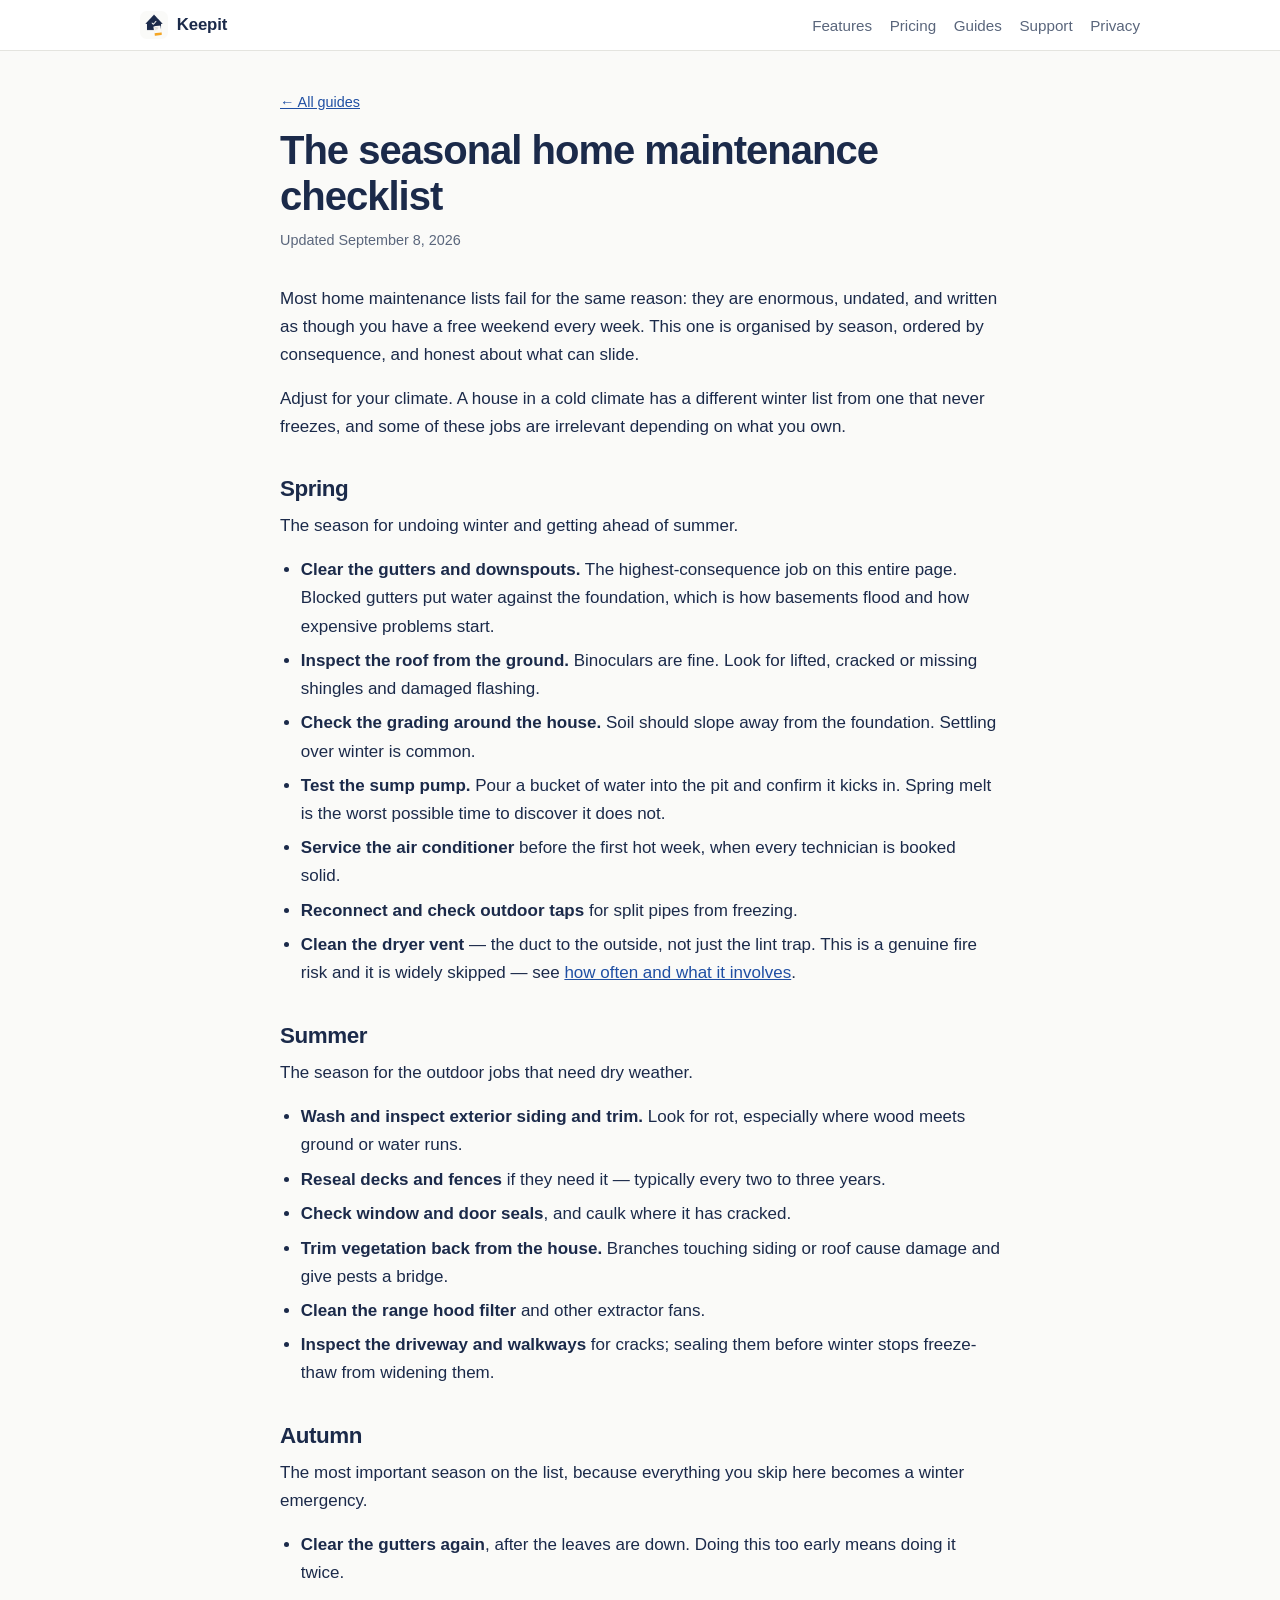
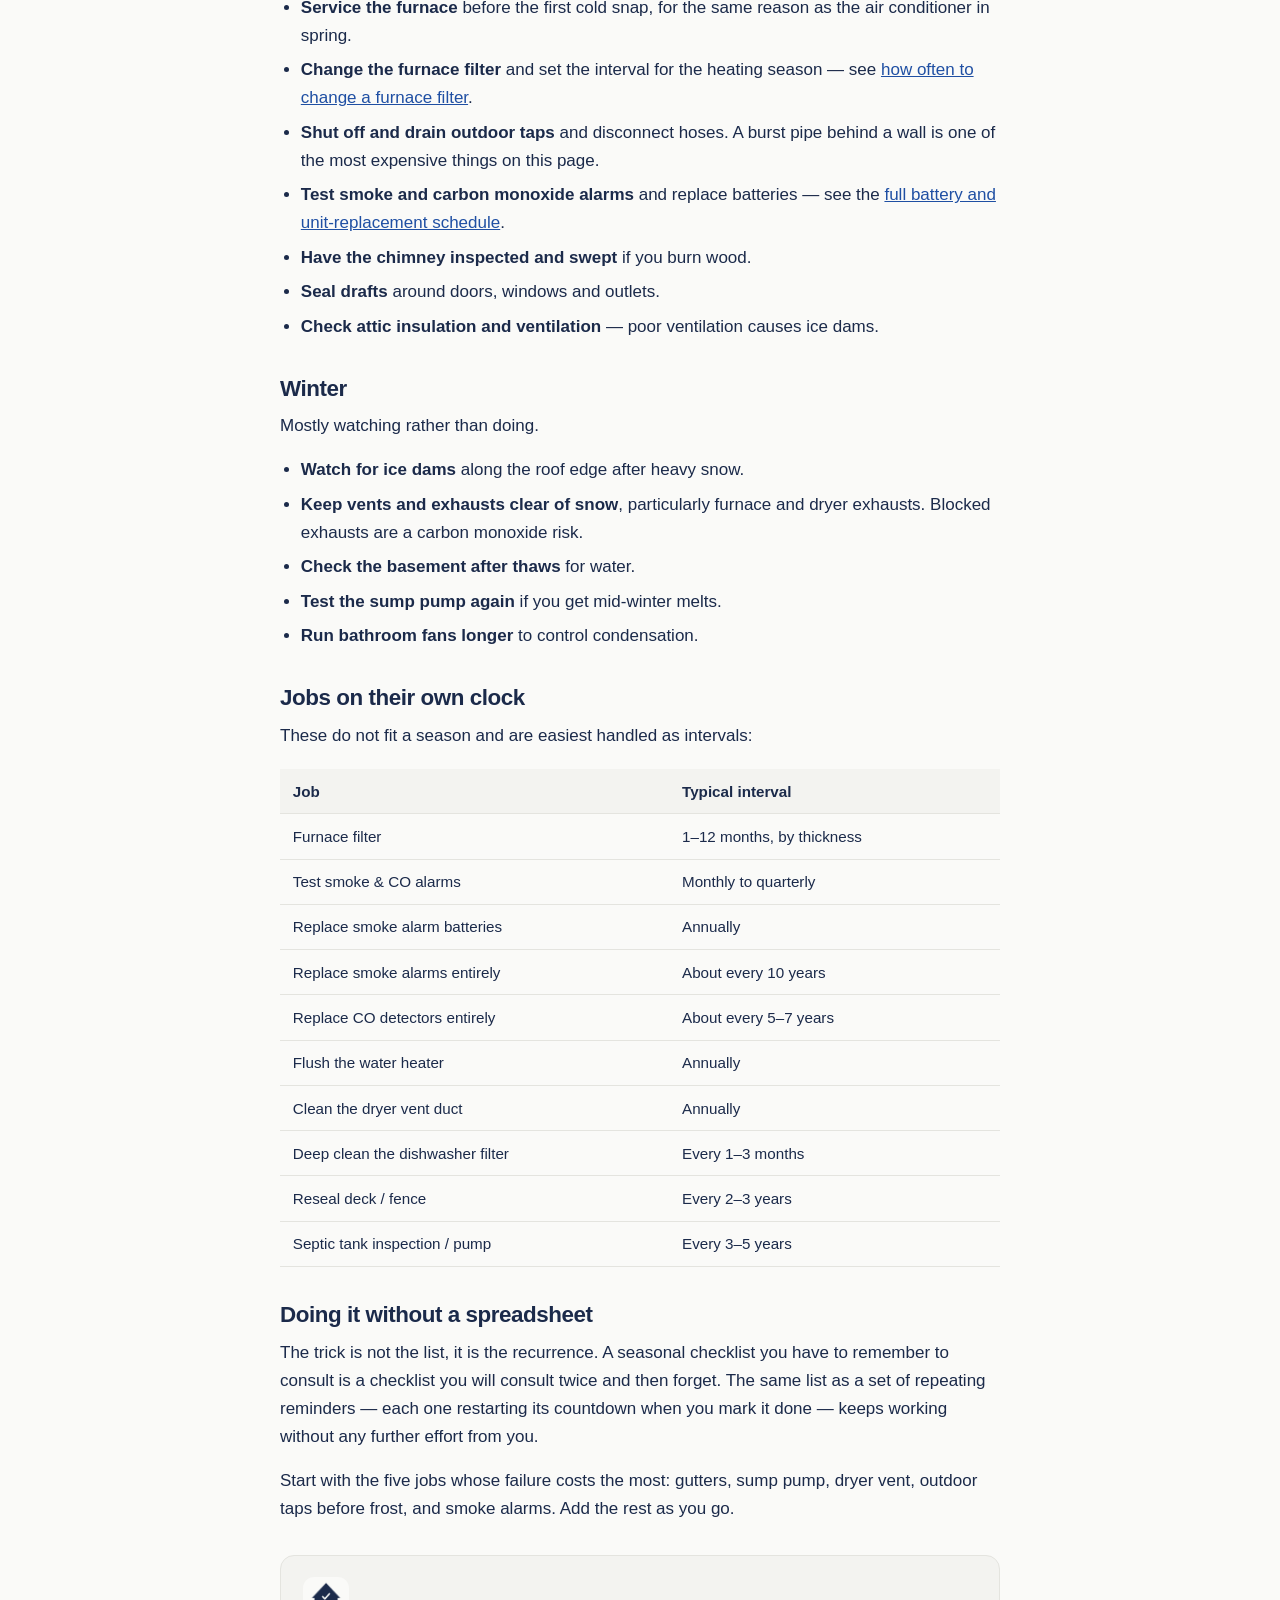
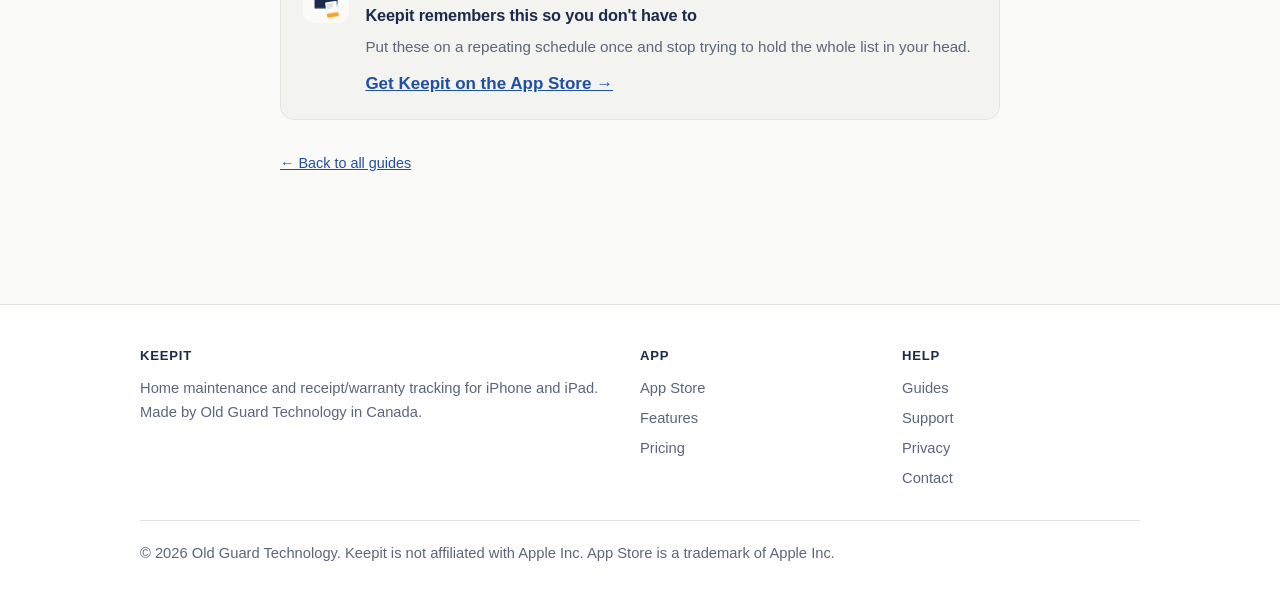
<file: guides/seasonal-home-maintenance-checklist/index.html>
<!DOCTYPE html>
<html lang="en">
<head>
<meta charset="utf-8">
<meta name="viewport" content="width=device-width, initial-scale=1">

<title>The Seasonal Home Maintenance Checklist | Keepit</title>
<meta name="description" content="A realistic list of what to do around the house each season, why each job matters, and roughly how often it actually needs doing.">
<link rel="canonical" href="https://keepitapp.ca/guides/seasonal-home-maintenance-checklist/">

<meta name="theme-color" content="#1b2a4a">
<meta property="og:type" content="article">
<meta property="og:site_name" content="Keepit">
<meta property="og:title" content="The seasonal home maintenance checklist">
<meta property="og:description" content="A realistic list of what to do around the house each season, why each job matters, and roughly how often it actually needs doing.">
<meta property="og:url" content="https://keepitapp.ca/guides/seasonal-home-maintenance-checklist/">
<meta property="og:image" content="https://keepitapp.ca/assets/img/og-image.png">
<meta name="twitter:card" content="summary_large_image">
<meta name="twitter:image" content="https://keepitapp.ca/assets/img/og-image.png">

<link rel="icon" href="../../assets/img/icon-192.png" sizes="192x192">
<link rel="apple-touch-icon" href="../../assets/img/icon-180.png">
<link rel="stylesheet" href="../../assets/css/site.css">

<script type="application/ld+json">
{
  "@context": "https://schema.org",
  "@type": "Article",
  "headline": "The seasonal home maintenance checklist",
  "description": "A realistic list of what to do around the house each season, why each job matters, and roughly how often it actually needs doing.",
  "datePublished": "2026-09-08",
  "dateModified": "2026-09-08",
  "mainEntityOfPage": { "@type": "WebPage", "@id": "https://keepitapp.ca/guides/seasonal-home-maintenance-checklist/" },
  "image": "https://keepitapp.ca/assets/img/og-image.png",
  "author": { "@type": "Organization", "name": "Old Guard Technology" },
  "publisher": {
    "@type": "Organization",
    "name": "Keepit",
    "logo": { "@type": "ImageObject", "url": "https://keepitapp.ca/assets/img/icon-512.png" }
  }
}
</script>
<!-- Cloudflare Web Analytics --><script type='module' src='https://static.cloudflareinsights.com/beacon.min.js' data-cf-beacon='{"token": "0baf6ab7ef5d4351aaba33d0d373c29c"}'></script><!-- End Cloudflare Web Analytics -->
</head>
<body>
<a class="skip" href="#main">Skip to content</a>

<header class="site-header">
  <div class="wrap-wide">
    <a class="brand" href="../../">
      <img src="../../assets/img/icon-192.png" alt="" width="28" height="28">
      Keepit
    </a>
    <nav class="site-nav" aria-label="Main">
      <a href="../../#features">Features</a>
      <a href="../../#pricing">Pricing</a>
      <a href="../">Guides</a>
      <a href="../../support/">Support</a>
      <a href="../../privacy/">Privacy</a>
    </nav>
  </div>
</header>

<main id="main" class="wrap prose">
  <p class="meta" style="margin-bottom:.75rem;"><a href="../">&larr; All guides</a></p>
  <h1>The seasonal home maintenance checklist</h1>
  <p class="meta">Updated September 8, 2026</p>


  <p>Most home maintenance lists fail for the same reason: they are enormous,
  undated, and written as though you have a free weekend every week. This one is
  organised by season, ordered by consequence, and honest about what can slide.</p>

  <p>Adjust for your climate. A house in a cold climate has a different winter list
  from one that never freezes, and some of these jobs are irrelevant depending on
  what you own.</p>

  <h2>Spring</h2>

  <p>The season for undoing winter and getting ahead of summer.</p>

  <ul>
    <li><strong>Clear the gutters and downspouts.</strong> The highest-consequence
        job on this entire page. Blocked gutters put water against the foundation,
        which is how basements flood and how expensive problems start.</li>
    <li><strong>Inspect the roof from the ground.</strong> Binoculars are fine. Look
        for lifted, cracked or missing shingles and damaged flashing.</li>
    <li><strong>Check the grading around the house.</strong> Soil should slope away
        from the foundation. Settling over winter is common.</li>
    <li><strong>Test the sump pump.</strong> Pour a bucket of water into the pit and
        confirm it kicks in. Spring melt is the worst possible time to discover it
        does not.</li>
    <li><strong>Service the air conditioner</strong> before the first hot week, when
        every technician is booked solid.</li>
    <li><strong>Reconnect and check outdoor taps</strong> for split pipes from
        freezing.</li>
    <li><strong>Clean the dryer vent</strong> &mdash; the duct to the outside, not
        just the lint trap. This is a genuine fire risk and it is widely skipped
        &mdash; see <a href="../dryer-vent-cleaning-schedule/">how often and what
        it involves</a>.</li>
  </ul>

  <h2>Summer</h2>

  <p>The season for the outdoor jobs that need dry weather.</p>

  <ul>
    <li><strong>Wash and inspect exterior siding and trim.</strong> Look for rot,
        especially where wood meets ground or water runs.</li>
    <li><strong>Reseal decks and fences</strong> if they need it &mdash; typically
        every two to three years.</li>
    <li><strong>Check window and door seals</strong>, and caulk where it has cracked.</li>
    <li><strong>Trim vegetation back from the house.</strong> Branches touching
        siding or roof cause damage and give pests a bridge.</li>
    <li><strong>Clean the range hood filter</strong> and other extractor fans.</li>
    <li><strong>Inspect the driveway and walkways</strong> for cracks; sealing them
        before winter stops freeze-thaw from widening them.</li>
  </ul>

  <h2>Autumn</h2>

  <p>The most important season on the list, because everything you skip here becomes
  a winter emergency.</p>

  <ul>
    <li><strong>Clear the gutters again</strong>, after the leaves are down. Doing
        this too early means doing it twice.</li>
    <li><strong>Service the furnace</strong> before the first cold snap, for the same
        reason as the air conditioner in spring.</li>
    <li><strong>Change the furnace filter</strong> and set the interval for the
        heating season &mdash; see
        <a href="../how-often-to-change-furnace-filter/">how often to change a
        furnace filter</a>.</li>
    <li><strong>Shut off and drain outdoor taps</strong> and disconnect hoses. A
        burst pipe behind a wall is one of the most expensive things on this page.</li>
    <li><strong>Test smoke and carbon monoxide alarms</strong> and replace
        batteries &mdash; see the
        <a href="../smoke-and-co-detector-battery-schedule/">full battery and
        unit-replacement schedule</a>.</li>
    <li><strong>Have the chimney inspected and swept</strong> if you burn wood.</li>
    <li><strong>Seal drafts</strong> around doors, windows and outlets.</li>
    <li><strong>Check attic insulation and ventilation</strong> &mdash; poor
        ventilation causes ice dams.</li>
  </ul>

  <h2>Winter</h2>

  <p>Mostly watching rather than doing.</p>

  <ul>
    <li><strong>Watch for ice dams</strong> along the roof edge after heavy snow.</li>
    <li><strong>Keep vents and exhausts clear of snow</strong>, particularly furnace
        and dryer exhausts. Blocked exhausts are a carbon monoxide risk.</li>
    <li><strong>Check the basement after thaws</strong> for water.</li>
    <li><strong>Test the sump pump again</strong> if you get mid-winter melts.</li>
    <li><strong>Run bathroom fans longer</strong> to control condensation.</li>
  </ul>

  <h2>Jobs on their own clock</h2>

  <p>These do not fit a season and are easiest handled as intervals:</p>

  <table>
    <thead><tr><th>Job</th><th>Typical interval</th></tr></thead>
    <tbody>
      <tr><td>Furnace filter</td><td>1&ndash;12 months, by thickness</td></tr>
      <tr><td>Test smoke &amp; CO alarms</td><td>Monthly to quarterly</td></tr>
      <tr><td>Replace smoke alarm batteries</td><td>Annually</td></tr>
      <tr><td>Replace smoke alarms entirely</td><td>About every 10 years</td></tr>
      <tr><td>Replace CO detectors entirely</td><td>About every 5&ndash;7 years</td></tr>
      <tr><td>Flush the water heater</td><td>Annually</td></tr>
      <tr><td>Clean the dryer vent duct</td><td>Annually</td></tr>
      <tr><td>Deep clean the dishwasher filter</td><td>Every 1&ndash;3 months</td></tr>
      <tr><td>Reseal deck / fence</td><td>Every 2&ndash;3 years</td></tr>
      <tr><td>Septic tank inspection / pump</td><td>Every 3&ndash;5 years</td></tr>
    </tbody>
  </table>

  <h2>Doing it without a spreadsheet</h2>

  <p>The trick is not the list, it is the recurrence. A seasonal checklist you have
  to remember to consult is a checklist you will consult twice and then forget. The
  same list as a set of repeating reminders &mdash; each one restarting its
  countdown when you mark it done &mdash; keeps working without any further effort
  from you.</p>

  <p>Start with the five jobs whose failure costs the most: gutters, sump pump,
  dryer vent, outdoor taps before frost, and smoke alarms. Add the rest as you go.</p>


  <div class="plug">
    <img src="../../assets/img/icon-192.png" alt="" width="46" height="46">
    <div>
      <h3>Keepit remembers this so you don't have to</h3>
      <p>Put these on a repeating schedule once and stop trying to hold the whole list in your head.</p>
      <a href="/get/">Get Keepit on the App Store &rarr;</a>
    </div>
  </div>

  <p class="meta" style="margin-top:2rem;"><a href="../">&larr; Back to all guides</a></p>
</main>

<footer class="site-footer">
  <div class="wrap-wide">
    <div class="cols">
      <div>
        <h4>Keepit</h4>
        <p>Home maintenance and receipt/warranty tracking for iPhone and iPad.
           Made by Old Guard Technology in Canada.</p>
      </div>
      <div>
        <h4>App</h4>
        <ul>
          <li><a href="/get/">App Store</a></li>
          <li><a href="../../#features">Features</a></li>
          <li><a href="../../#pricing">Pricing</a></li>
        </ul>
      </div>
      <div>
        <h4>Help</h4>
        <ul>
          <li><a href="../">Guides</a></li>
          <li><a href="../../support/">Support</a></li>
          <li><a href="../../privacy/">Privacy</a></li>
          <li><a href="mailto:support@keepitapp.ca">Contact</a></li>
        </ul>
      </div>
    </div>
    <div class="legal">
      <p>&copy; 2026 Old Guard Technology. Keepit is not affiliated with Apple Inc.
         App Store is a trademark of Apple Inc.</p>
    </div>
  </div>
</footer>
</body>
</html>
</file>
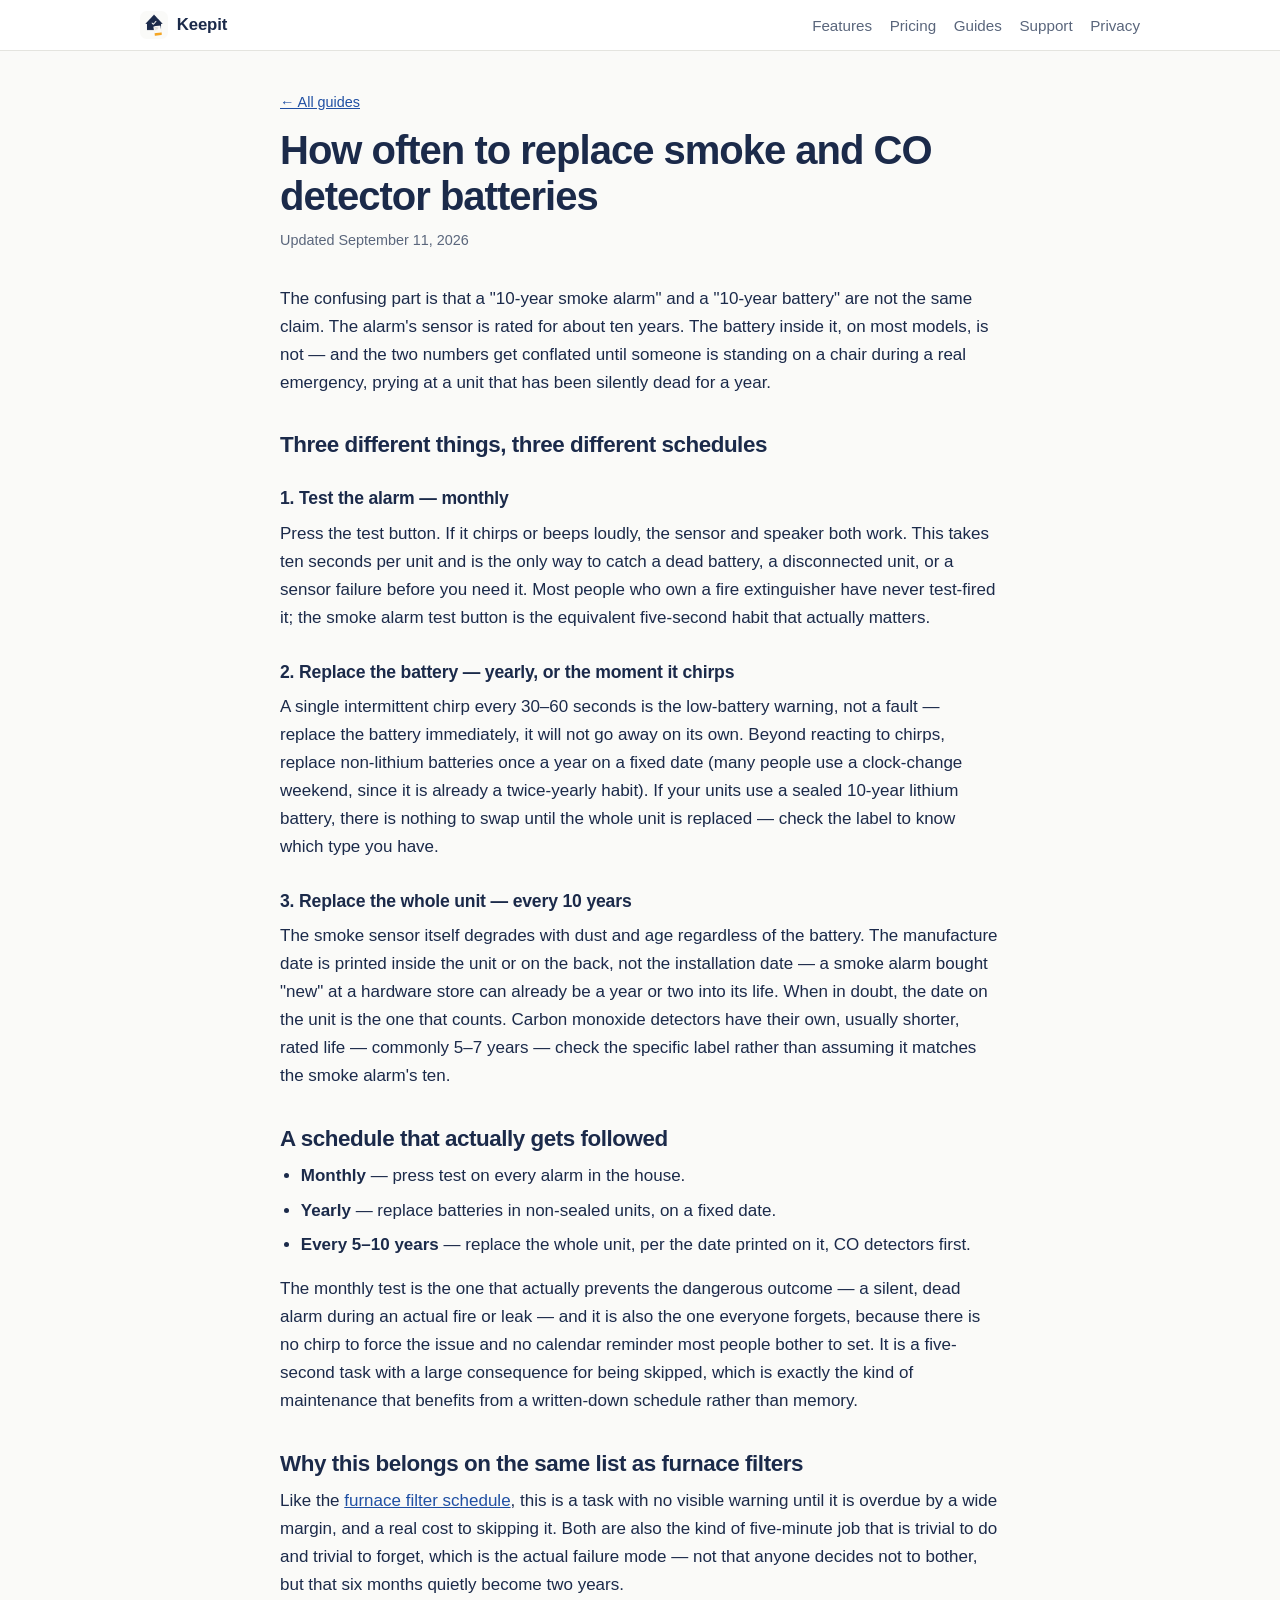
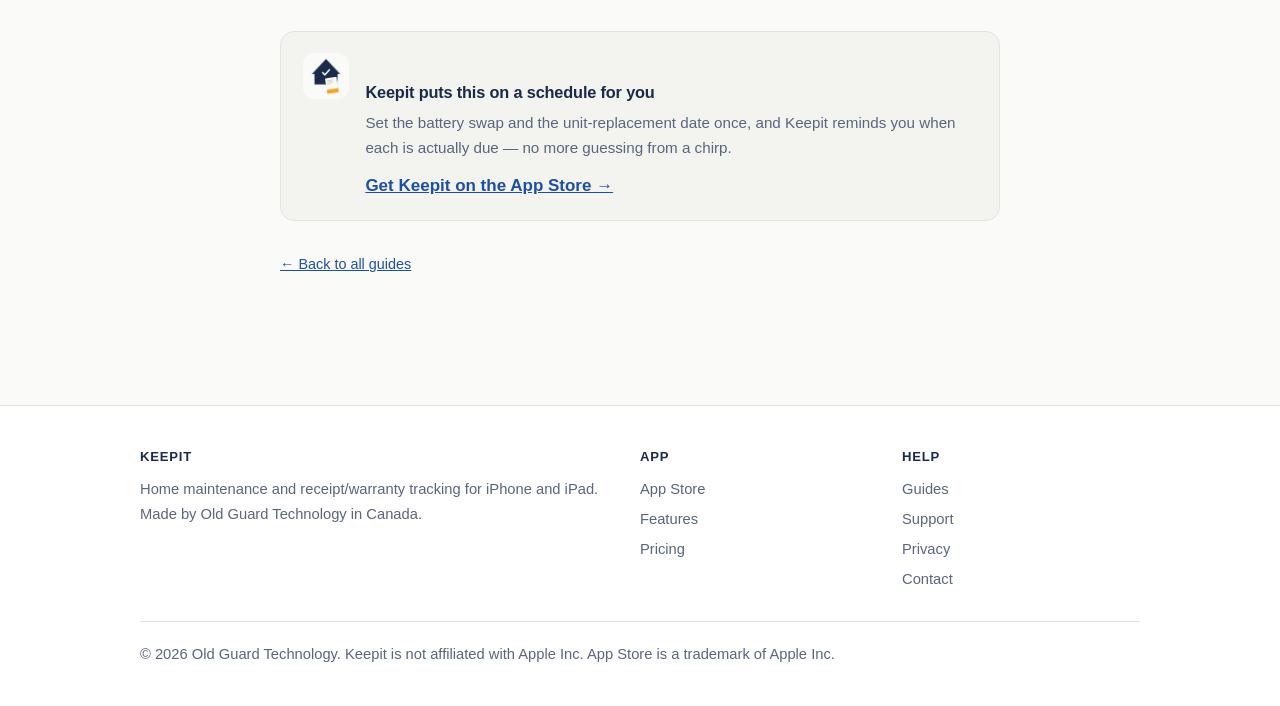
<file: guides/smoke-and-co-detector-battery-schedule/index.html>
<!DOCTYPE html>
<html lang="en">
<head>
<meta charset="utf-8">
<meta name="viewport" content="width=device-width, initial-scale=1">

<title>How Often to Replace Smoke & CO Detector Batteries | Keepit</title>
<meta name="description" content="The '10-year alarm still needs a yearly battery' rule trips up almost everyone. How often to test, when to swap batteries, and when the whole unit is due for replacement.">
<link rel="canonical" href="https://keepitapp.ca/guides/smoke-and-co-detector-battery-schedule/">

<meta name="theme-color" content="#1b2a4a">
<meta property="og:type" content="article">
<meta property="og:site_name" content="Keepit">
<meta property="og:title" content="How often to replace smoke and CO detector batteries">
<meta property="og:description" content="The '10-year alarm still needs a yearly battery' rule trips up almost everyone. How often to test, when to swap batteries, and when the whole unit is due for replacement.">
<meta property="og:url" content="https://keepitapp.ca/guides/smoke-and-co-detector-battery-schedule/">
<meta property="og:image" content="https://keepitapp.ca/assets/img/og-image.png">
<meta name="twitter:card" content="summary_large_image">
<meta name="twitter:image" content="https://keepitapp.ca/assets/img/og-image.png">

<link rel="icon" href="../../assets/img/icon-192.png" sizes="192x192">
<link rel="apple-touch-icon" href="../../assets/img/icon-180.png">
<link rel="stylesheet" href="../../assets/css/site.css">

<script type="application/ld+json">
{
  "@context": "https://schema.org",
  "@type": "Article",
  "headline": "How often to replace smoke and CO detector batteries",
  "description": "The '10-year alarm still needs a yearly battery' rule trips up almost everyone. How often to test, when to swap batteries, and when the whole unit is due for replacement.",
  "datePublished": "2026-09-11",
  "dateModified": "2026-09-11",
  "mainEntityOfPage": { "@type": "WebPage", "@id": "https://keepitapp.ca/guides/smoke-and-co-detector-battery-schedule/" },
  "image": "https://keepitapp.ca/assets/img/og-image.png",
  "author": { "@type": "Organization", "name": "Old Guard Technology" },
  "publisher": {
    "@type": "Organization",
    "name": "Keepit",
    "logo": { "@type": "ImageObject", "url": "https://keepitapp.ca/assets/img/icon-512.png" }
  }
}
</script>
<!-- Cloudflare Web Analytics --><script type='module' src='https://static.cloudflareinsights.com/beacon.min.js' data-cf-beacon='{"token": "0baf6ab7ef5d4351aaba33d0d373c29c"}'></script><!-- End Cloudflare Web Analytics -->
</head>
<body>
<a class="skip" href="#main">Skip to content</a>

<header class="site-header">
  <div class="wrap-wide">
    <a class="brand" href="../../">
      <img src="../../assets/img/icon-192.png" alt="" width="28" height="28">
      Keepit
    </a>
    <nav class="site-nav" aria-label="Main">
      <a href="../../#features">Features</a>
      <a href="../../#pricing">Pricing</a>
      <a href="../">Guides</a>
      <a href="../../support/">Support</a>
      <a href="../../privacy/">Privacy</a>
    </nav>
  </div>
</header>

<main id="main" class="wrap prose">
  <p class="meta" style="margin-bottom:.75rem;"><a href="../">&larr; All guides</a></p>
  <h1>How often to replace smoke and CO detector batteries</h1>
  <p class="meta">Updated September 11, 2026</p>

  <p>The confusing part is that a "10-year smoke alarm" and a "10-year battery" are
  not the same claim. The alarm's sensor is rated for about ten years. The battery
  inside it, on most models, is not &mdash; and the two numbers get conflated until
  someone is standing on a chair during a real emergency, prying at a unit that has
  been silently dead for a year.</p>

  <h2>Three different things, three different schedules</h2>

  <h3>1. Test the alarm &mdash; monthly</h3>
  <p>Press the test button. If it chirps or beeps loudly, the sensor and speaker
  both work. This takes ten seconds per unit and is the only way to catch a dead
  battery, a disconnected unit, or a sensor failure before you need it. Most people
  who own a fire extinguisher have never test-fired it; the smoke alarm test button
  is the equivalent five-second habit that actually matters.</p>

  <h3>2. Replace the battery &mdash; yearly, or the moment it chirps</h3>
  <p>A single intermittent chirp every 30&ndash;60 seconds is the low-battery
  warning, not a fault &mdash; replace the battery immediately, it will not go away
  on its own. Beyond reacting to chirps, replace non-lithium batteries once a year
  on a fixed date (many people use a clock-change weekend, since it is already a
  twice-yearly habit). If your units use a sealed 10-year lithium battery, there is
  nothing to swap until the whole unit is replaced &mdash; check the label to know
  which type you have.</p>

  <h3>3. Replace the whole unit &mdash; every 10 years</h3>
  <p>The smoke sensor itself degrades with dust and age regardless of the battery.
  The manufacture date is printed inside the unit or on the back, not the
  installation date &mdash; a smoke alarm bought "new" at a hardware store can
  already be a year or two into its life. When in doubt, the date on the unit is
  the one that counts. Carbon monoxide detectors have their own, usually shorter,
  rated life &mdash; commonly 5&ndash;7 years &mdash; check the specific label
  rather than assuming it matches the smoke alarm's ten.</p>

  <h2>A schedule that actually gets followed</h2>

  <ul>
    <li><strong>Monthly</strong> &mdash; press test on every alarm in the house.</li>
    <li><strong>Yearly</strong> &mdash; replace batteries in non-sealed units, on a
        fixed date.</li>
    <li><strong>Every 5&ndash;10 years</strong> &mdash; replace the whole unit,
        per the date printed on it, CO detectors first.</li>
  </ul>

  <p>The monthly test is the one that actually prevents the dangerous outcome
  &mdash; a silent, dead alarm during an actual fire or leak &mdash; and it is
  also the one everyone forgets, because there is no chirp to force the issue and
  no calendar reminder most people bother to set. It is a five-second task with a
  large consequence for being skipped, which is exactly the kind of maintenance
  that benefits from a written-down schedule rather than memory.</p>

  <h2>Why this belongs on the same list as furnace filters</h2>

  <p>Like the <a href="../how-often-to-change-furnace-filter/">furnace filter
  schedule</a>, this is a task with no visible warning until it is overdue by a
  wide margin, and a real cost to skipping it. Both are also the kind of
  five-minute job that is trivial to do and trivial to forget, which is the
  actual failure mode &mdash; not that anyone decides not to bother, but that six
  months quietly become two years.</p>

  <div class="plug">
    <img src="../../assets/img/icon-192.png" alt="" width="46" height="46">
    <div>
      <h3>Keepit puts this on a schedule for you</h3>
      <p>Set the battery swap and the unit-replacement date once, and Keepit reminds you when each is actually due &mdash; no more guessing from a chirp.</p>
      <a href="/get/">Get Keepit on the App Store &rarr;</a>
    </div>
  </div>

  <p class="meta" style="margin-top:2rem;"><a href="../">&larr; Back to all guides</a></p>
</main>

<footer class="site-footer">
  <div class="wrap-wide">
    <div class="cols">
      <div>
        <h4>Keepit</h4>
        <p>Home maintenance and receipt/warranty tracking for iPhone and iPad.
           Made by Old Guard Technology in Canada.</p>
      </div>
      <div>
        <h4>App</h4>
        <ul>
          <li><a href="/get/">App Store</a></li>
          <li><a href="../../#features">Features</a></li>
          <li><a href="../../#pricing">Pricing</a></li>
        </ul>
      </div>
      <div>
        <h4>Help</h4>
        <ul>
          <li><a href="../">Guides</a></li>
          <li><a href="../../support/">Support</a></li>
          <li><a href="../../privacy/">Privacy</a></li>
          <li><a href="mailto:support@keepitapp.ca">Contact</a></li>
        </ul>
      </div>
    </div>
    <div class="legal">
      <p>&copy; 2026 Old Guard Technology. Keepit is not affiliated with Apple Inc.
         App Store is a trademark of Apple Inc.</p>
    </div>
  </div>
</footer>
</body>
</html>
</file>
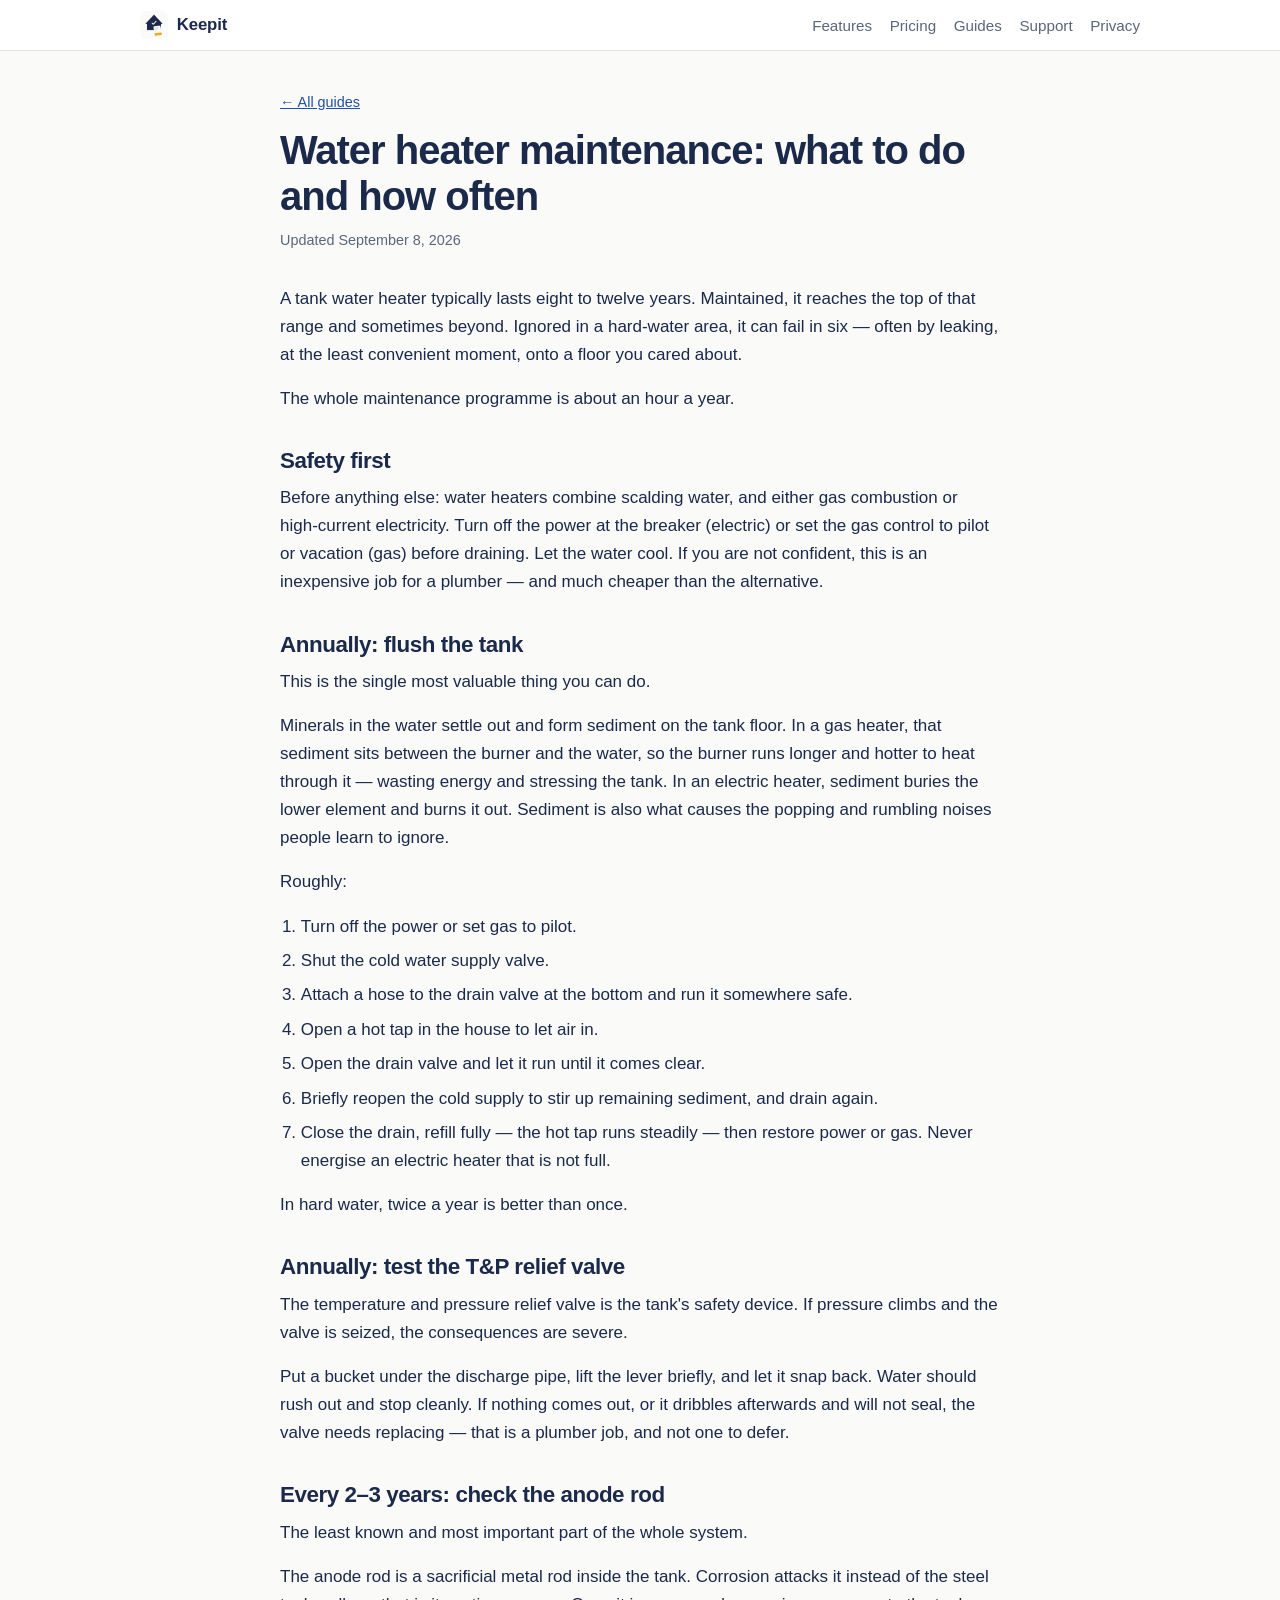
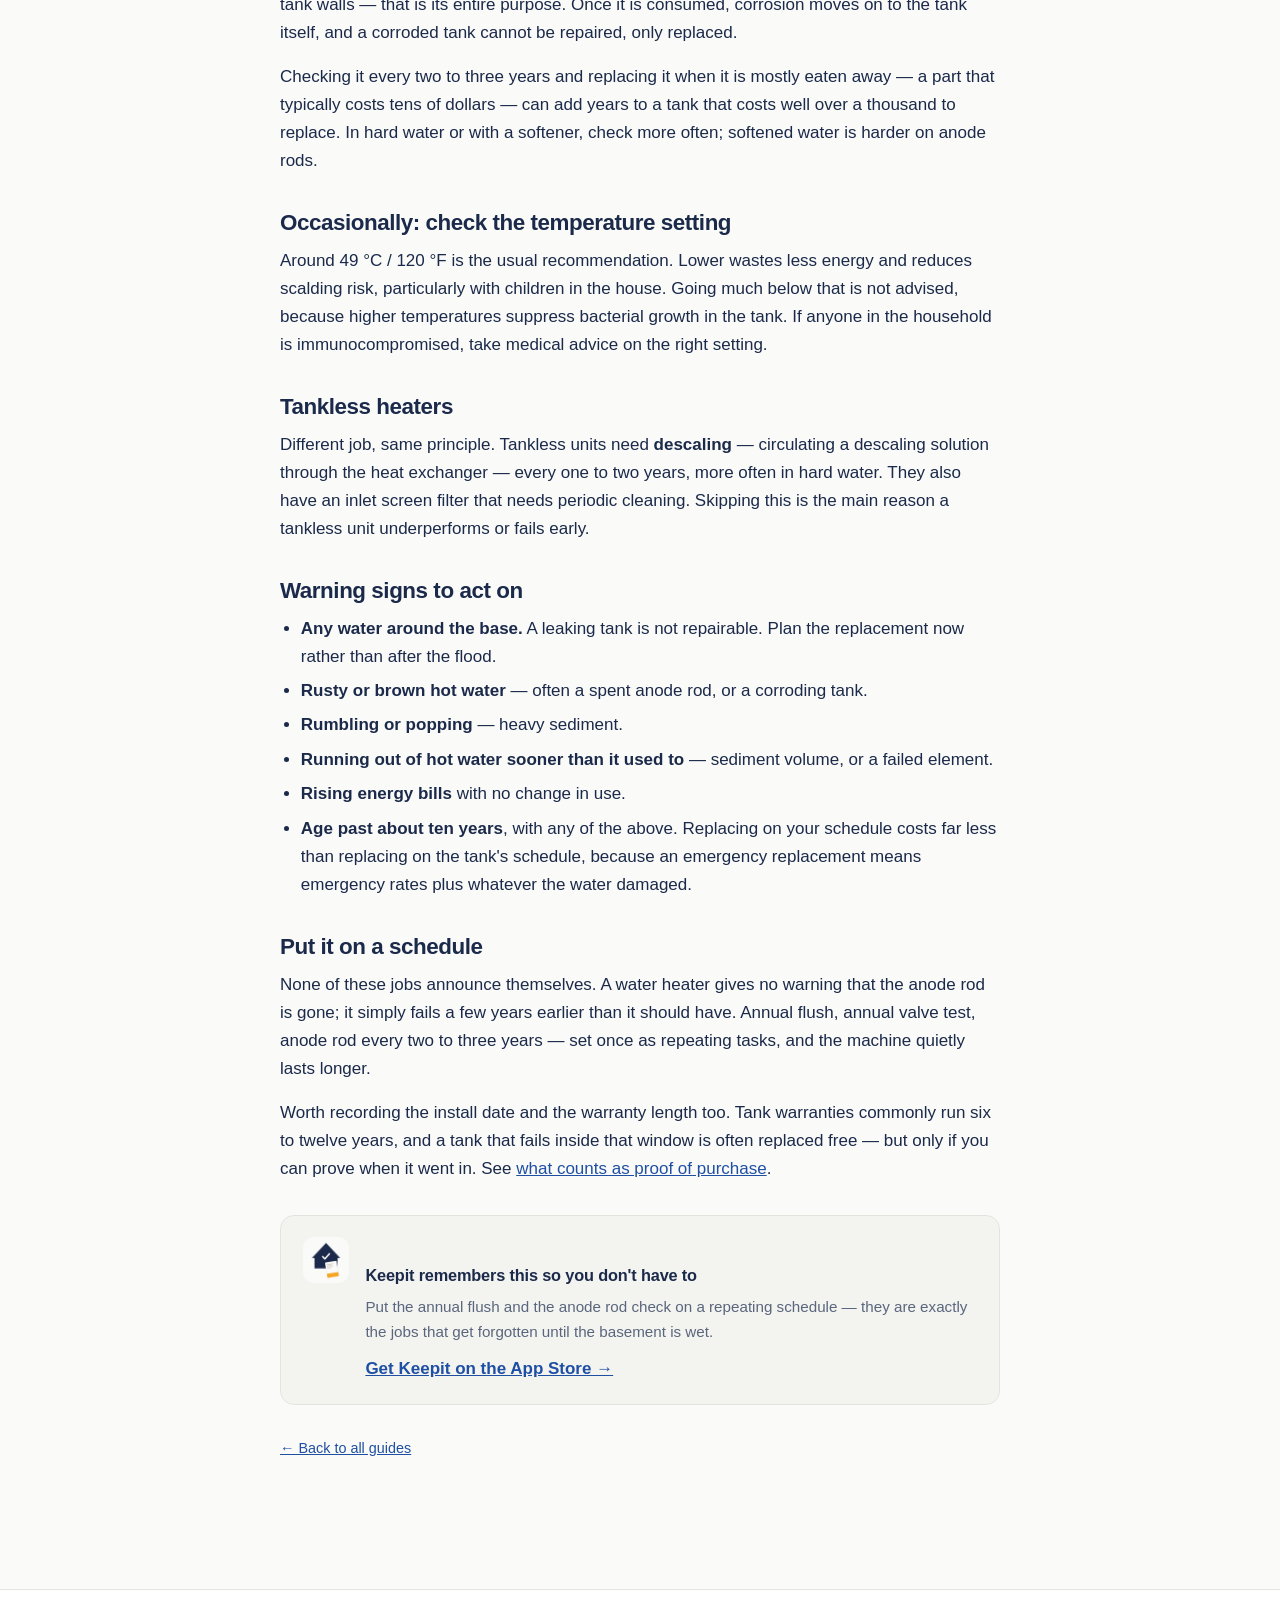
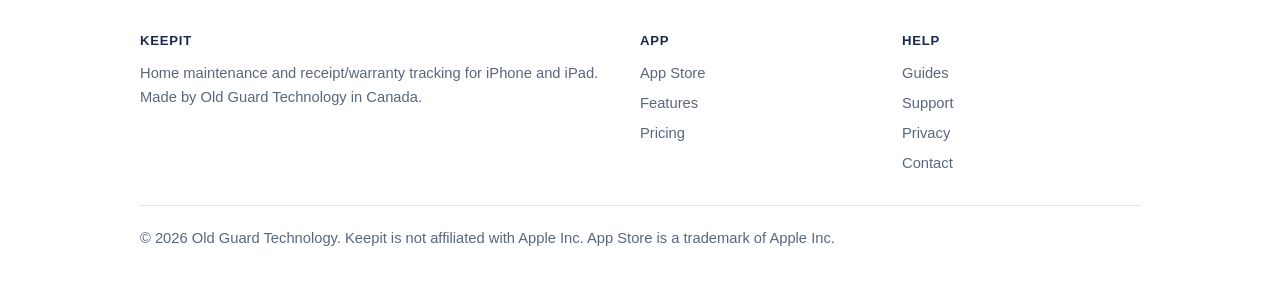
<file: guides/water-heater-maintenance/index.html>
<!DOCTYPE html>
<html lang="en">
<head>
<meta charset="utf-8">
<meta name="viewport" content="width=device-width, initial-scale=1">

<title>Water Heater Maintenance: What to Do and How Often | Keepit</title>
<meta name="description" content="A tank water heater will last years longer with about an hour of attention a year. What to do, how often, and the warning signs that mean replace rather than repair.">
<link rel="canonical" href="https://keepitapp.ca/guides/water-heater-maintenance/">

<meta name="theme-color" content="#1b2a4a">
<meta property="og:type" content="article">
<meta property="og:site_name" content="Keepit">
<meta property="og:title" content="Water heater maintenance: what to do and how often">
<meta property="og:description" content="A tank water heater will last years longer with about an hour of attention a year. What to do, how often, and the warning signs that mean replace rather than repair.">
<meta property="og:url" content="https://keepitapp.ca/guides/water-heater-maintenance/">
<meta property="og:image" content="https://keepitapp.ca/assets/img/og-image.png">
<meta name="twitter:card" content="summary_large_image">
<meta name="twitter:image" content="https://keepitapp.ca/assets/img/og-image.png">

<link rel="icon" href="../../assets/img/icon-192.png" sizes="192x192">
<link rel="apple-touch-icon" href="../../assets/img/icon-180.png">
<link rel="stylesheet" href="../../assets/css/site.css">

<script type="application/ld+json">
{
  "@context": "https://schema.org",
  "@type": "Article",
  "headline": "Water heater maintenance: what to do and how often",
  "description": "A tank water heater will last years longer with about an hour of attention a year. What to do, how often, and the warning signs that mean replace rather than repair.",
  "datePublished": "2026-09-08",
  "dateModified": "2026-09-08",
  "mainEntityOfPage": { "@type": "WebPage", "@id": "https://keepitapp.ca/guides/water-heater-maintenance/" },
  "image": "https://keepitapp.ca/assets/img/og-image.png",
  "author": { "@type": "Organization", "name": "Old Guard Technology" },
  "publisher": {
    "@type": "Organization",
    "name": "Keepit",
    "logo": { "@type": "ImageObject", "url": "https://keepitapp.ca/assets/img/icon-512.png" }
  }
}
</script>
<!-- Cloudflare Web Analytics --><script type='module' src='https://static.cloudflareinsights.com/beacon.min.js' data-cf-beacon='{"token": "0baf6ab7ef5d4351aaba33d0d373c29c"}'></script><!-- End Cloudflare Web Analytics -->
</head>
<body>
<a class="skip" href="#main">Skip to content</a>

<header class="site-header">
  <div class="wrap-wide">
    <a class="brand" href="../../">
      <img src="../../assets/img/icon-192.png" alt="" width="28" height="28">
      Keepit
    </a>
    <nav class="site-nav" aria-label="Main">
      <a href="../../#features">Features</a>
      <a href="../../#pricing">Pricing</a>
      <a href="../">Guides</a>
      <a href="../../support/">Support</a>
      <a href="../../privacy/">Privacy</a>
    </nav>
  </div>
</header>

<main id="main" class="wrap prose">
  <p class="meta" style="margin-bottom:.75rem;"><a href="../">&larr; All guides</a></p>
  <h1>Water heater maintenance: what to do and how often</h1>
  <p class="meta">Updated September 8, 2026</p>


  <p>A tank water heater typically lasts eight to twelve years. Maintained, it
  reaches the top of that range and sometimes beyond. Ignored in a hard-water area,
  it can fail in six &mdash; often by leaking, at the least convenient moment, onto
  a floor you cared about.</p>

  <p>The whole maintenance programme is about an hour a year.</p>

  <h2>Safety first</h2>

  <p>Before anything else: water heaters combine scalding water, and either gas
  combustion or high-current electricity. Turn off the power at the breaker (electric)
  or set the gas control to pilot or vacation (gas) before draining. Let the water
  cool. If you are not confident, this is an inexpensive job for a plumber &mdash;
  and much cheaper than the alternative.</p>

  <h2>Annually: flush the tank</h2>

  <p>This is the single most valuable thing you can do.</p>

  <p>Minerals in the water settle out and form sediment on the tank floor. In a gas
  heater, that sediment sits between the burner and the water, so the burner runs
  longer and hotter to heat through it &mdash; wasting energy and stressing the
  tank. In an electric heater, sediment buries the lower element and burns it out.
  Sediment is also what causes the popping and rumbling noises people learn to
  ignore.</p>

  <p>Roughly:</p>

  <ol>
    <li>Turn off the power or set gas to pilot.</li>
    <li>Shut the cold water supply valve.</li>
    <li>Attach a hose to the drain valve at the bottom and run it somewhere safe.</li>
    <li>Open a hot tap in the house to let air in.</li>
    <li>Open the drain valve and let it run until it comes clear.</li>
    <li>Briefly reopen the cold supply to stir up remaining sediment, and drain again.</li>
    <li>Close the drain, refill fully &mdash; the hot tap runs steadily &mdash; then
        restore power or gas. Never energise an electric heater that is not full.</li>
  </ol>

  <p>In hard water, twice a year is better than once.</p>

  <h2>Annually: test the T&amp;P relief valve</h2>

  <p>The temperature and pressure relief valve is the tank's safety device. If
  pressure climbs and the valve is seized, the consequences are severe.</p>

  <p>Put a bucket under the discharge pipe, lift the lever briefly, and let it snap
  back. Water should rush out and stop cleanly. If nothing comes out, or it dribbles
  afterwards and will not seal, the valve needs replacing &mdash; that is a plumber
  job, and not one to defer.</p>

  <h2>Every 2&ndash;3 years: check the anode rod</h2>

  <p>The least known and most important part of the whole system.</p>

  <p>The anode rod is a sacrificial metal rod inside the tank. Corrosion attacks it
  instead of the steel tank walls &mdash; that is its entire purpose. Once it is
  consumed, corrosion moves on to the tank itself, and a corroded tank cannot be
  repaired, only replaced.</p>

  <p>Checking it every two to three years and replacing it when it is mostly eaten
  away &mdash; a part that typically costs tens of dollars &mdash; can add years to a
  tank that costs well over a thousand to replace. In hard water or with a softener,
  check more often; softened water is harder on anode rods.</p>

  <h2>Occasionally: check the temperature setting</h2>

  <p>Around 49&nbsp;&deg;C / 120&nbsp;&deg;F is the usual recommendation. Lower
  wastes less energy and reduces scalding risk, particularly with children in the
  house. Going much below that is not advised, because higher temperatures suppress
  bacterial growth in the tank. If anyone in the household is immunocompromised,
  take medical advice on the right setting.</p>

  <h2>Tankless heaters</h2>

  <p>Different job, same principle. Tankless units need <strong>descaling</strong>
  &mdash; circulating a descaling solution through the heat exchanger &mdash; every
  one to two years, more often in hard water. They also have an inlet screen filter
  that needs periodic cleaning. Skipping this is the main reason a tankless unit
  underperforms or fails early.</p>

  <h2>Warning signs to act on</h2>

  <ul>
    <li><strong>Any water around the base.</strong> A leaking tank is not repairable.
        Plan the replacement now rather than after the flood.</li>
    <li><strong>Rusty or brown hot water</strong> &mdash; often a spent anode rod, or
        a corroding tank.</li>
    <li><strong>Rumbling or popping</strong> &mdash; heavy sediment.</li>
    <li><strong>Running out of hot water sooner than it used to</strong> &mdash;
        sediment volume, or a failed element.</li>
    <li><strong>Rising energy bills</strong> with no change in use.</li>
    <li><strong>Age past about ten years</strong>, with any of the above. Replacing
        on your schedule costs far less than replacing on the tank's schedule,
        because an emergency replacement means emergency rates plus whatever the
        water damaged.</li>
  </ul>

  <h2>Put it on a schedule</h2>

  <p>None of these jobs announce themselves. A water heater gives no warning that
  the anode rod is gone; it simply fails a few years earlier than it should have.
  Annual flush, annual valve test, anode rod every two to three years &mdash; set
  once as repeating tasks, and the machine quietly lasts longer.</p>

  <p>Worth recording the install date and the warranty length too. Tank warranties
  commonly run six to twelve years, and a tank that fails inside that window is
  often replaced free &mdash; but only if you can prove when it went in. See
  <a href="../do-i-need-a-receipt-for-a-warranty-claim/">what counts as proof of
  purchase</a>.</p>


  <div class="plug">
    <img src="../../assets/img/icon-192.png" alt="" width="46" height="46">
    <div>
      <h3>Keepit remembers this so you don't have to</h3>
      <p>Put the annual flush and the anode rod check on a repeating schedule — they are exactly the jobs that get forgotten until the basement is wet.</p>
      <a href="/get/">Get Keepit on the App Store &rarr;</a>
    </div>
  </div>

  <p class="meta" style="margin-top:2rem;"><a href="../">&larr; Back to all guides</a></p>
</main>

<footer class="site-footer">
  <div class="wrap-wide">
    <div class="cols">
      <div>
        <h4>Keepit</h4>
        <p>Home maintenance and receipt/warranty tracking for iPhone and iPad.
           Made by Old Guard Technology in Canada.</p>
      </div>
      <div>
        <h4>App</h4>
        <ul>
          <li><a href="/get/">App Store</a></li>
          <li><a href="../../#features">Features</a></li>
          <li><a href="../../#pricing">Pricing</a></li>
        </ul>
      </div>
      <div>
        <h4>Help</h4>
        <ul>
          <li><a href="../">Guides</a></li>
          <li><a href="../../support/">Support</a></li>
          <li><a href="../../privacy/">Privacy</a></li>
          <li><a href="mailto:support@keepitapp.ca">Contact</a></li>
        </ul>
      </div>
    </div>
    <div class="legal">
      <p>&copy; 2026 Old Guard Technology. Keepit is not affiliated with Apple Inc.
         App Store is a trademark of Apple Inc.</p>
    </div>
  </div>
</footer>
</body>
</html>
</file>
<file: assets/css/site.css>
/* Keepit — shared stylesheet
   Palette sampled from the app icon: navy #1b2a4a, amber #f5a623, paper #fafaf8 */

:root {
  --paper:   #fafaf8;
  --surface: #ffffff;
  --card:    #f3f3f0;
  --border:  #e4e4df;
  --navy:    #1b2a4a;
  --fg:      #1b2a4a;
  --muted:   #5a667c;
  --amber:   #f5a623;
  --link:    #1f4fa3;
  --ok:      #1f7a4d;
  --radius:  14px;
  --maxw:    720px;
}

@media (prefers-color-scheme: dark) {
  :root {
    --paper:   #12161f;
    --surface: #171c27;
    --card:    #1c2230;
    --border:  #2a3242;
    --navy:    #e8ecf4;
    --fg:      #e8ecf4;
    --muted:   #9aa6bd;
    --amber:   #f5a623;
    --link:    #7fb0ff;
    --ok:      #5fc98d;
  }
}

* { box-sizing: border-box; margin: 0; padding: 0; }

html { -webkit-text-size-adjust: 100%; scroll-behavior: smooth; }

body {
  background: var(--paper);
  color: var(--fg);
  font: 17px/1.65 -apple-system, BlinkMacSystemFont, "Segoe UI", Roboto,
        "Helvetica Neue", Arial, sans-serif;
  text-rendering: optimizeLegibility;
}

img { max-width: 100%; height: auto; display: block; }
a { color: var(--link); }
a:hover { text-decoration: none; }

.wrap { max-width: var(--maxw); margin: 0 auto; padding: 0 1.25rem; }
.wrap-wide { max-width: 1040px; margin: 0 auto; padding: 0 1.25rem; }

/* ---------- site header ---------- */
.site-header {
  border-bottom: 1px solid var(--border);
  background: var(--surface);
  position: sticky; top: 0; z-index: 20;
}
.site-header .wrap-wide {
  display: flex; align-items: center; gap: 1rem;
  padding-top: .7rem; padding-bottom: .7rem;
}
.brand {
  display: flex; align-items: center; gap: .55rem;
  font-weight: 700; color: var(--navy); text-decoration: none;
  font-size: 1.05rem; letter-spacing: -.01em;
}
.brand img { width: 28px; height: 28px; border-radius: 7px; }
.site-nav { margin-left: auto; display: flex; gap: 1.1rem; flex-wrap: wrap; }
.site-nav a {
  color: var(--muted); text-decoration: none; font-size: .95rem; font-weight: 500;
}
.site-nav a:hover, .site-nav a[aria-current="page"] { color: var(--fg); }

/* ---------- hero ---------- */
.hero { padding: 3.5rem 0 2.5rem; }
.hero-grid {
  display: grid; grid-template-columns: 1fr; gap: 2.5rem; align-items: center;
}
@media (min-width: 860px) {
  .hero-grid { grid-template-columns: 1.05fr .95fr; gap: 3rem; }
}
.hero h1 {
  font-size: clamp(2.1rem, 5.5vw, 3.1rem);
  line-height: 1.1; letter-spacing: -.025em; margin-bottom: .9rem;
}
.hero .lede { font-size: 1.15rem; color: var(--muted); margin-bottom: 1.6rem; }
.hero-shot {
  border-radius: 30px; border: 1px solid var(--border);
  box-shadow: 0 18px 50px rgba(27,42,74,.16);
  max-width: 300px; margin: 0 auto;
}

/* ---------- buttons ---------- */
.btn-row { display: flex; flex-wrap: wrap; gap: .75rem; align-items: center; }
.btn {
  display: inline-flex; align-items: center; gap: .5rem;
  background: var(--navy); color: var(--paper);
  padding: .8rem 1.4rem; border-radius: 999px;
  font-weight: 600; text-decoration: none; font-size: 1rem;
  border: 1px solid var(--navy); transition: transform .12s ease, opacity .12s ease;
}
.btn:hover { transform: translateY(-1px); opacity: .93; }
.btn-ghost {
  background: transparent; color: var(--fg); border-color: var(--border);
}
.price-note { color: var(--muted); font-size: .92rem; }

/* ---------- sections ---------- */
section { padding: 3rem 0; }
.section-alt { background: var(--surface); border-block: 1px solid var(--border); }
h2 {
  font-size: clamp(1.5rem, 3.5vw, 2rem); letter-spacing: -.02em;
  margin-bottom: .5rem; line-height: 1.2;
}
.section-lede { color: var(--muted); margin-bottom: 2rem; max-width: 60ch; }
h3 { font-size: 1.12rem; margin-bottom: .4rem; letter-spacing: -.01em; }

/* ---------- feature grid ---------- */
.features { display: grid; gap: 1rem; grid-template-columns: 1fr; }
@media (min-width: 700px) { .features { grid-template-columns: 1fr 1fr; } }
.feature {
  background: var(--card); border: 1px solid var(--border);
  border-radius: var(--radius); padding: 1.25rem 1.35rem;
}
.feature .ico {
  width: 34px; height: 34px; border-radius: 9px; margin-bottom: .7rem;
  background: var(--amber); display: grid; place-items: center;
  font-size: 1.05rem; line-height: 1;
}
.feature p { color: var(--muted); font-size: .97rem; }

/* ---------- screenshot strip ---------- */
.shots {
  display: grid; gap: 1.25rem; grid-template-columns: repeat(2, 1fr);
}
@media (min-width: 760px) { .shots { grid-template-columns: repeat(3, 1fr); } }
.shot figcaption {
  color: var(--muted); font-size: .88rem; margin-top: .6rem; text-align: center;
}
.shot img {
  border-radius: 20px; border: 1px solid var(--border);
  box-shadow: 0 8px 26px rgba(27,42,74,.10);
}

/* ---------- privacy callout ---------- */
.callout {
  background: var(--card); border: 1px solid var(--border);
  border-left: 4px solid var(--amber);
  border-radius: var(--radius); padding: 1.25rem 1.4rem; margin: 1.5rem 0;
}
.callout p { color: var(--muted); }
.callout p + p { margin-top: .6rem; }

/* ---------- pricing ---------- */
.tiers { display: grid; gap: 1rem; grid-template-columns: 1fr; }
@media (min-width: 700px) { .tiers { grid-template-columns: 1fr 1fr; } }
.tier {
  background: var(--card); border: 1px solid var(--border);
  border-radius: var(--radius); padding: 1.5rem;
}
.tier.featured { border-color: var(--amber); border-width: 2px; }
.tier .amount { font-size: 2rem; font-weight: 700; letter-spacing: -.02em; }
.tier .per { color: var(--muted); font-size: .95rem; margin-bottom: 1rem; }
.tier ul { list-style: none; }
.tier li { padding-left: 1.5rem; position: relative; margin-bottom: .45rem;
           color: var(--muted); font-size: .97rem; }
.tier li::before {
  content: "✓"; position: absolute; left: 0; color: var(--ok); font-weight: 700;
}

/* ---------- FAQ ---------- */
.faq details {
  border: 1px solid var(--border); border-radius: var(--radius);
  background: var(--card); margin-bottom: .75rem; overflow: hidden;
}
.faq summary {
  cursor: pointer; padding: 1rem 1.25rem; font-weight: 600; list-style: none;
}
.faq summary::-webkit-details-marker { display: none; }
.faq summary::after { content: "＋"; float: right; color: var(--muted); font-weight: 400; }
.faq details[open] summary::after { content: "－"; }
.faq .body { padding: 0 1.25rem 1.1rem; color: var(--muted); }
.faq .body p + p { margin-top: .6rem; }

/* ---------- article / prose ---------- */
.prose { padding: 2.5rem 0 3rem; }
.prose h1 {
  font-size: clamp(1.8rem, 4.5vw, 2.5rem); line-height: 1.15;
  letter-spacing: -.025em; margin-bottom: .6rem;
}
.prose .meta { color: var(--muted); font-size: .9rem; margin-bottom: 2rem; }
.prose h2 { font-size: 1.4rem; margin: 2.2rem 0 .6rem; }
.prose h3 { font-size: 1.1rem; margin: 1.6rem 0 .4rem; }
.prose p, .prose li { color: var(--fg); }
.prose p { margin-bottom: 1rem; }
.prose ul, .prose ol { margin: 0 0 1rem 1.3rem; }
.prose li { margin-bottom: .4rem; }
.prose table {
  width: 100%; border-collapse: collapse; margin: 1.2rem 0; font-size: .95rem;
  display: block; overflow-x: auto; white-space: nowrap;
}
@media (min-width: 640px) { .prose table { display: table; white-space: normal; } }
.prose th, .prose td {
  text-align: left; padding: .6rem .8rem; border-bottom: 1px solid var(--border);
}
.prose th { font-weight: 600; background: var(--card); }
.prose blockquote {
  border-left: 3px solid var(--amber); padding-left: 1rem;
  color: var(--muted); margin: 1.2rem 0;
}

/* in-article app plug */
.plug {
  background: var(--card); border: 1px solid var(--border);
  border-radius: var(--radius); padding: 1.3rem 1.4rem; margin: 2rem 0;
  display: flex; gap: 1rem; align-items: flex-start;
}
.plug img { width: 46px; height: 46px; border-radius: 11px; flex-shrink: 0; }
.plug h3 { margin-bottom: .3rem; font-size: 1.02rem; }
.plug p { color: var(--muted); font-size: .95rem; margin-bottom: .7rem; }
.plug a { font-weight: 600; }

/* ---------- guide index cards ---------- */
.guide-list { display: grid; gap: 1rem; grid-template-columns: 1fr; }
@media (min-width: 720px) { .guide-list { grid-template-columns: 1fr 1fr; } }
.guide-card {
  display: block; text-decoration: none; color: inherit;
  background: var(--card); border: 1px solid var(--border);
  border-radius: var(--radius); padding: 1.2rem 1.35rem;
  transition: border-color .12s ease, transform .12s ease;
}
.guide-card:hover { border-color: var(--amber); transform: translateY(-2px); }
.guide-card h3 { margin-bottom: .35rem; }
.guide-card p { color: var(--muted); font-size: .94rem; }

/* ---------- footer ---------- */
.site-footer {
  border-top: 1px solid var(--border); background: var(--surface);
  padding: 2.5rem 0; margin-top: 3rem; color: var(--muted); font-size: .92rem;
}
.site-footer .cols {
  display: grid; gap: 1.5rem; grid-template-columns: 1fr;
  margin-bottom: 1.5rem;
}
@media (min-width: 640px) { .site-footer .cols { grid-template-columns: 2fr 1fr 1fr; } }
.site-footer h4 {
  font-size: .82rem; text-transform: uppercase; letter-spacing: .06em;
  color: var(--fg); margin-bottom: .6rem;
}
.site-footer ul { list-style: none; }
.site-footer li { margin-bottom: .35rem; }
.site-footer a { color: var(--muted); text-decoration: none; }
.site-footer a:hover { color: var(--fg); text-decoration: underline; }
.site-footer .legal { padding-top: 1.25rem; border-top: 1px solid var(--border); }

.skip {
  position: absolute; left: -9999px; top: 0;
  background: var(--navy); color: var(--paper); padding: .6rem 1rem; z-index: 50;
}
.skip:focus { left: .5rem; top: .5rem; }
</file>
